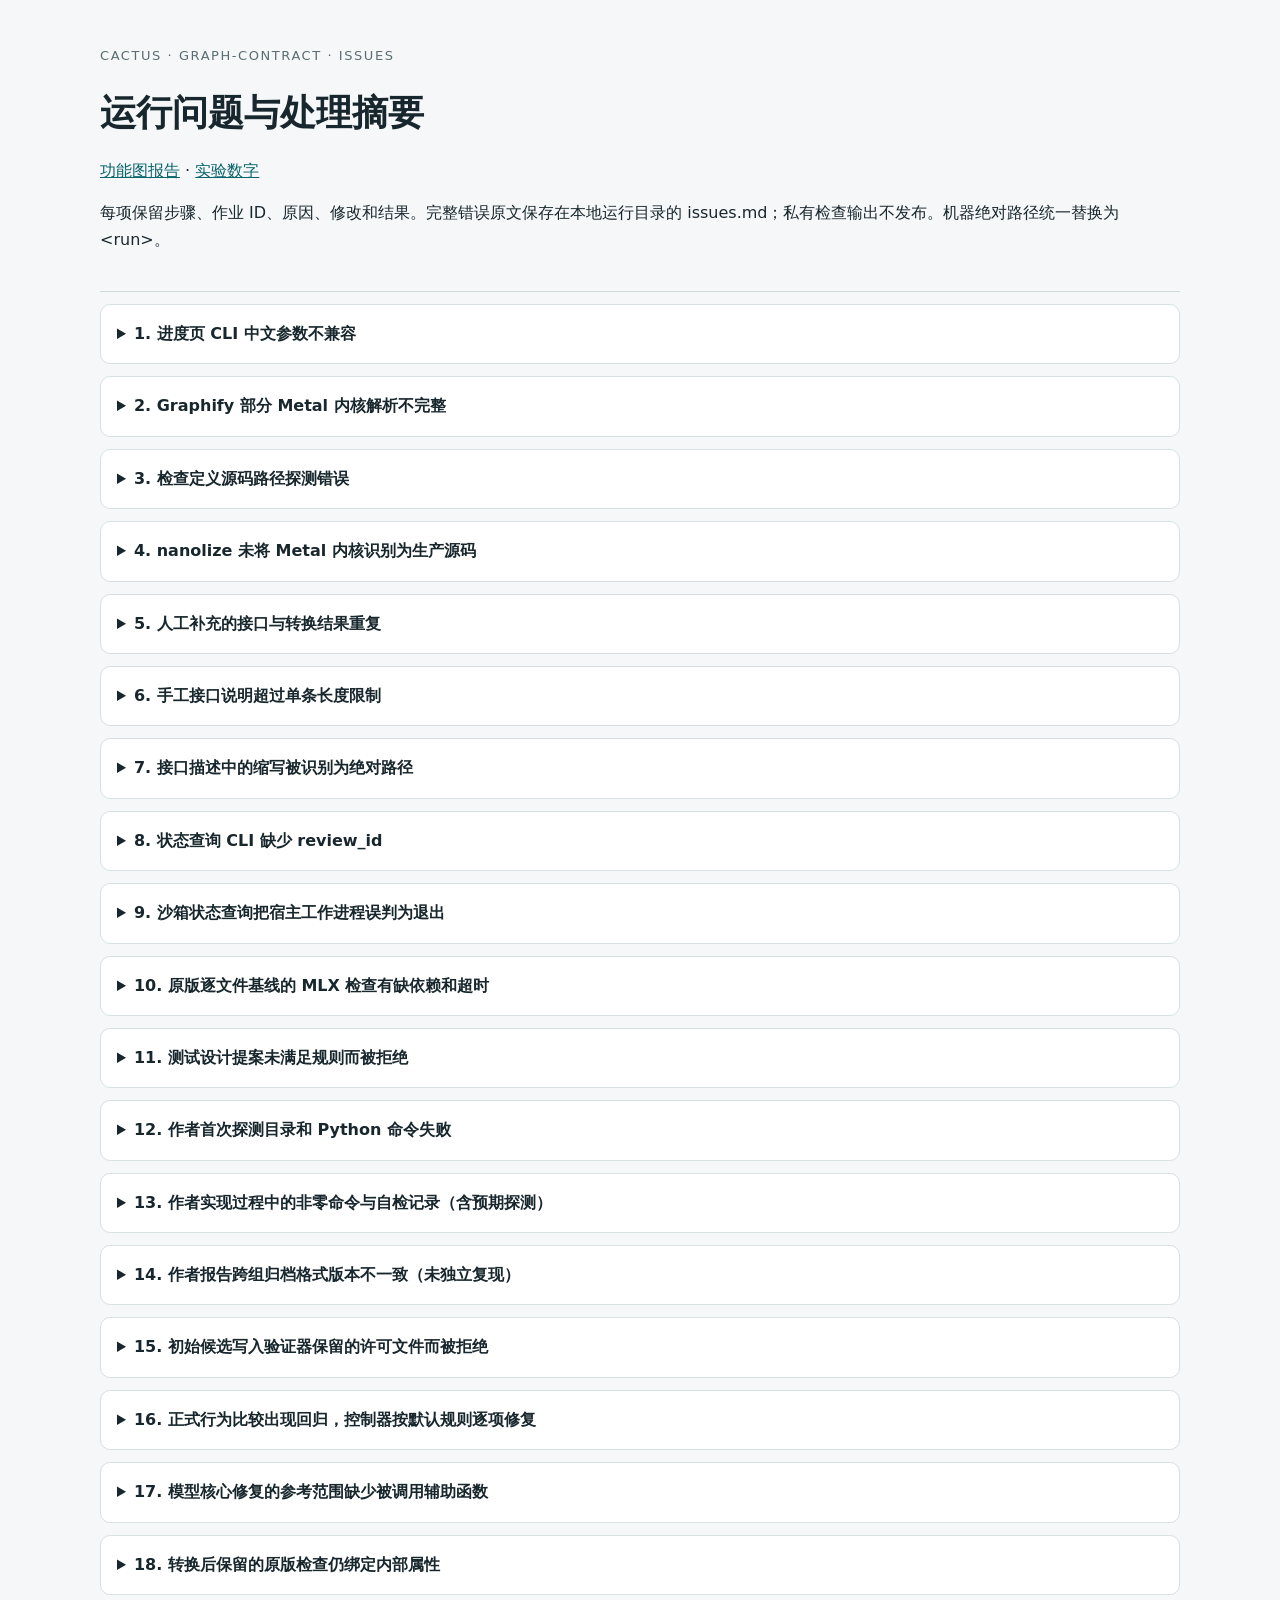
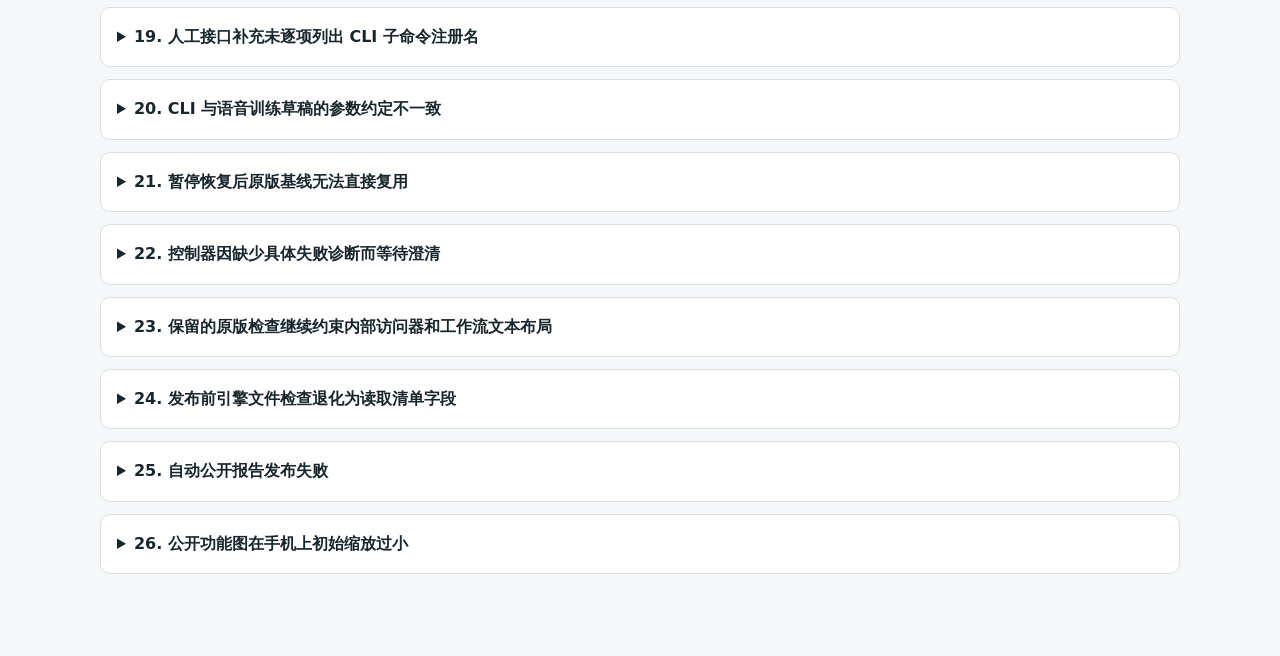
<file: cactus-graph-contract-20261113-final/issues.html>
<!doctype html><html lang="zh-CN"><head><meta charset="utf-8"><meta name="viewport" content="width=device-width,initial-scale=1"><title>Cactus graph-contract · 问题记录</title><style>body{margin:0;background:#f5f7f9;color:#18272d;font:16px/1.65 system-ui,sans-serif}main{max-width:1080px;margin:auto;padding:32px 24px 70px}h1{font-size:36px;line-height:1.2}h2{margin-top:36px}a{color:#07646a}header{border-bottom:1px solid #cdd9da;padding-bottom:22px}.eyebrow{font-size:13px;letter-spacing:.12em;color:#596d72}.cards{display:grid;grid-template-columns:repeat(auto-fit,minmax(180px,1fr));gap:14px;margin:24px 0}.card{background:white;border:1px solid #d7e0e2;border-radius:12px;padding:18px}.card strong{display:block;font-size:26px}.card span{color:#52666b}.table-wrap{overflow:auto}table{border-collapse:collapse;width:100%;background:white}th,td{text-align:left;padding:10px 14px;border-bottom:1px solid #dce4e6;vertical-align:top}th{background:#eaf1f1}pre{white-space:pre-wrap;overflow-wrap:anywhere;font:14px/1.7 ui-monospace,monospace}details{background:white;border:1px solid #d7e0e2;border-radius:10px;margin:12px 0;padding:16px}summary{cursor:pointer;font-weight:650}.note{padding:16px;border-left:4px solid #bc8935;background:#fff6e4}code{overflow-wrap:anywhere}@media(max-width:500px){main{padding:24px 16px}h1{font-size:28px}.card strong{font-size:23px}th,td{padding:8px}}</style></head><body><main><header><p class="eyebrow">CACTUS · GRAPH-CONTRACT · ISSUES</p><h1>运行问题与处理摘要</h1><p><a href="index.html">功能图报告</a> · <a href="run-details.html">实验数字</a></p><p>每项保留步骤、作业 ID、原因、修改和结果。完整错误原文保存在本地运行目录的 issues.md；私有检查输出不发布。机器绝对路径统一替换为 &lt;run&gt;。</p></header><details><summary>1. 进度页 CLI 中文参数不兼容</summary><pre>- 步骤：启动进度页；作业 ID：尚未提交。
- 原因：该分支 CLI 未暴露底层函数已支持的 language 参数；调用方错误使用了参数名。
- 绕过：notes/prepare_run.py 直接调用同一已安装分支的 start_run_dashboard(..., language=&quot;zh-CN&quot;)。未修改 nanolize。
- 结果：进度页成功启动，见 notes/dashboard.json。
- 验收条件：未改变。</pre></details><details><summary>2. Graphify 部分 Metal 内核解析不完整</summary><pre>- 步骤：静态功能图提取；作业 ID：尚未提交。
- 原因：Graphify 的解析器不能完整识别这些 Metal 源码；另外静态样式和安装文件未识别为代码。
- 绕过：完整保留图文件，并将全部 kernels 目录显式映射为 mlx-kernels；静态资源和安装文件分别映射到 playground/distribution。未修改项目。
- 结果：生成 1683 节点、4110 边、90 社区；当时 nanolize 识别的 67 个生产源码文件全部有归属；问题 4 随后补入 Metal，最终清单覆盖 74 个生产源码文件。Graphify 的 3 项解析警告仍保留。
- 验收条件：未改变，MLX/Metal 实际运行仍由可用平台测试决定。</pre></details><details><summary>3. 检查定义源码路径探测错误</summary><pre>- 步骤：准备检查清单；作业 ID：尚未提交。
- 原因：调用方假设了不存在的源码文件，并在 nanolize 目录查找了目标项目文件。
- 绕过：使用 rg --files 查找真实实现；目标源码读取切回 cactus 目录。
- 结果：已读到目标实现并生成旧格式清单。
- 后续同类探测：恢复排查中 rg 查询了不存在的 job_tools/state.py、execution_reports.py 和 review_service.py，原文为 `No such file or directory (os error 2)`；改为搜索实际 job_tools 目录，未影响作业。
- 验收条件：未改变。

补充问题 3（08:41 UTC，只读复核）：查询清单时错误假定 cli 节点有 features 字段，原文 `KeyError: features`。改为读取实际键与 get；未修改清单或作业。</pre></details><details><summary>4. nanolize 未将 Metal 内核识别为生产源码</summary><pre>- 步骤：contract-propose；作业 ID：尚未提交。
- 原因：repository.SOURCE_SUFFIXES 未包含 .metal，功能图不能给这些原生内核分配归属。
- 绕过：在独立本地分支 workaround/cactus-graph-contract-20261113 为 SOURCE_SUFFIXES 增加 .metal，新增生产源码映射和 token 度量回归测试；同时在提交前将配置文件从 paths 移至已有 evidence，仅用源码路径作功能归属，并把输出比较字段更正为合法的 output。
- 结果：16 项体积/边界回归测试通过，修复提交 b8d6fac，转换重试成功。
- 验收条件：未放宽；Metal 内核被计入源码和体积。

问题 4 后续：16 项体积/边界回归测试全部通过；修复单独提交 b8d6fac；contract-propose 成功，输出此前不存在；未使用 --keep-checks。</pre></details><details><summary>5. 人工补充的接口与转换结果重复</summary><pre>- 步骤：plan 全功能规划；作业 ID：尚未提交。
- 原因：手工补充 Needle 别名时，该条已由转换器生成。
- 绕过：在 notes/manifest-final.json 对各节点 interface 按原序去除完全相同的字符串。
- 结果：规划最终成功，scope-audit 与 doctor 均通过；没有删除任何不同的接口约束。
- 验收条件：未改变。</pre></details><details><summary>6. 手工接口说明超过单条长度限制</summary><pre>- 步骤：plan 全功能规划；作业 ID：尚未提交。
- 原因：CLI 全部选项放在一句说明里超过 graph-contract 单条 2000 字符限制。
- 绕过：notes/manifest-final.json 将长的 CLI 选项列表逐项写成一句话，保留每个名字和默认值。
- 结果：规划最终成功，scope-audit 与 doctor 均通过。
- 验收条件：未改变，未截断接口内容。</pre></details><details><summary>7. 接口描述中的缩写被识别为绝对路径</summary><pre>- 步骤：plan；作业 ID：尚未提交。
- 原因：LoRA tensor 键写成 lora/&lt;name&gt;/A and /B，其中 /B 被源码隔离检查视为绝对位置。
- 绕过：notes/manifest-final.json 完整写成 lora/&lt;name&gt;/A and lora/&lt;name&gt;/B。
- 结果：规划最终成功，scope-audit 与 doctor 均通过。
- 验收条件：未改变。

问题 5–7 后续：规划、scope-audit 和 doctor 全部成功；全范围 27 节点、74 生产源码文件、141485 源码与配置 tokens，未排除节点。

准备阶段原版完整测试：281 passed, 14 skipped in 222.47s；跳过原因保存在 notes/original-pytest.xml，未改变原版测试。

补充问题 3：探测时还查询了不存在的 inventory.py/languages.py/api.py/test_inventory.py/test_inspect.py/test_repository.py/installation.py/test_installation.py，均为文件定位错误；后续以 rg 实际文件搜索定位，未影响作业输入或测试。</pre></details><details><summary>8. 状态查询 CLI 缺少 review_id</summary><pre>- 步骤：观察作业；作业 ID：da80b5ab066e44eb863c88a180ce0713。
- 原因：该 CLI 需要 review_id、job_id 两个位置参数，首次只传了 job_id。
- 绕过：按帮助传入 review_id=65616ab086c844c49c3026288f9900c0 和 job_id，state-root 指向 state。
- 结果：状态成功保存 notes/latest-job-status.json，后台作业始终运行。
- 验收条件：未改变。</pre></details><details><summary>9. 沙箱状态查询把宿主工作进程误判为退出</summary><pre>- 步骤：冻结测试事实期间执行 job-status；作业 ID：da80b5ab066e44eb863c88a180ce0713。
- 原因：沙箱与宿主 PID 可见性不同；沙箱读 /proc/3226876/stat 得到 FileNotFoundError，kill(pid,0) 得到 ProcessLookupError，但宿主 ps 和 nanolize.process_matches 核实同一 PID/start/uid 的 worker 一直存活，事实文件继续写入。job-status 会把观察不到的进程写成失败状态。
- 绕过：先保存 notes/monitor-false-failure.json；notes/recover_monitor_status.py 在宿主核实精确进程身份、无结果/无取消记录后，调用 _event(..., reopen=True) 仅恢复 public.json 的运行状态并追加诊断事件；后续所有具有进程协调副作用的状态/恢复命令均在宿主执行，沙箱只读 JSON。没有修改 config.json 或任何基线/测试。
- 结果：原 worker 继续冻结工作，无需重启作业。
- 验收条件：未改变。</pre></details><details><summary>10. 原版逐文件基线的 MLX 检查有缺依赖和超时</summary><pre>- 步骤：capture_baseline；作业 ID：da80b5ab066e44eb863c88a180ce0713。
- 原因：完整 pytest 预检在 Linux 下会 collect_ignore Apple 专用目录，而清单的逐文件检查显式运行它们；mlx_lm 是原版为 macOS/Apple 条件声明的依赖。两个 CPU 数值检查单次耗时超过清单未设置时限时采用的默认 30 秒。
- 继续方式：不删检查、不延长用户要求保持默认的上限、不改原版或冻结证据；按分支默认规则保留这些原版本身未通过的检查及其 not-criteria/未验证状态，继续独立设计可通过外部接口验证的测试。
- 结果：基线成功保存，17 组检查中 12 passed、3 failed、2 timed_out；26 个叶节点均需要有效性补测，测试设计已开始。
- 验收条件：无人工放宽；原版失败/超时检查不作行为判据是所用分支的默认规则，这 5 组不可报告为通过。</pre></details><details><summary>11. 测试设计提案未满足规则而被拒绝</summary><pre>- 步骤：design_leaf_tests 两轮设计、运行验证及独立审阅；作业 ID：da80b5ab066e44eb863c88a180ce0713。
- 原因：包括引用不存在的 feature 标识、缺少断言或测试函数、函数失效后仍不失败、审阅发现测试结构耦合、事实不准确或断言不充分；按各项原文判断，不将这些提案计为通过。
- 继续方式：作业默认第二轮把首轮拒绝原因交回独立设计者；运行验证及独立审阅筛掉不合格提案，未人工修改测试或放宽规则。
- 结果：接受 20 份测试，覆盖 17 个叶节点；拒绝 30 份提案；运行器失败 0 次；未补到有效测试的节点为 artifacts, cli, distribution, environments, grounding, mlx-inference, speech-ui, tokenization, tools。冻结后共 37 组：32 通过、3 失败、2 超时；未修改原版检查。
- 验收条件：未改变；没有有效测试的节点保留为未验证。

### 11.1 artifacts / 1
- 处理与结果：该节点仍无获接受的补充测试。

### 11.2 checkpoints / 1
- 处理与结果：该节点后来有测试获接受。

### 11.3 cli / 1
- 处理与结果：该节点仍无获接受的补充测试。

### 11.4 distribution / 1
- 处理与结果：该节点仍无获接受的补充测试。

### 11.5 environments / 1
- 处理与结果：该节点仍无获接受的补充测试。

### 11.6 export / 1
- 处理与结果：该节点后来有测试获接受。

### 11.7 mlx-inference / 1
- 处理与结果：该节点仍无获接受的补充测试。

### 11.8 mlx-kernels / 1
- 处理与结果：该节点后来有测试获接受。

### 11.9 mlx-models / 1
- 处理与结果：该节点后来有测试获接受。

### 11.10 mlx-models / 1
- 处理与结果：该节点后来有测试获接受。

### 11.11 mlx-models / 1
- 处理与结果：该节点后来有测试获接受。

### 11.12 mlx-vision / 1
- 处理与结果：该节点后来有测试获接受。

### 11.13 model-inference / 1
- 处理与结果：该节点后来有测试获接受。

### 11.14 model-inference / 1
- 处理与结果：该节点后来有测试获接受。

### 11.15 native-runtime / 1
- 处理与结果：该节点后来有测试获接受。

### 11.16 speech-training / 1
- 处理与结果：该节点后来有测试获接受。

### 11.17 speech-ui / 1
- 处理与结果：该节点仍无获接受的补充测试。

### 11.18 text-agents / 1
- 处理与结果：该节点后来有测试获接受。

### 11.19 tools / 1
- 处理与结果：该节点仍无获接受的补充测试。

### 11.20 grounding / 1
- 处理与结果：该节点仍无获接受的补充测试。

### 11.21 artifacts / 2
- 处理与结果：该节点仍无获接受的补充测试。

### 11.22 grounding / 2
- 处理与结果：该节点仍无获接受的补充测试。

### 11.23 cli / 2
- 处理与结果：该节点仍无获接受的补充测试。

### 11.24 distribution / 2
- 处理与结果：该节点仍无获接受的补充测试。

### 11.25 environments / 2
- 处理与结果：该节点仍无获接受的补充测试。

### 11.26 tokenization / review
- 处理与结果：该节点仍无获接受的补充测试。

### 11.27 training / review
- 处理与结果：该节点后来有测试获接受。

### 11.28 mlx-inference / review
- 处理与结果：该节点仍无获接受的补充测试。

### 11.29 speech-ui / review
- 处理与结果：该节点仍无获接受的补充测试。

### 11.30 tools / review
- 处理与结果：该节点仍无获接受的补充测试。

补充问题 3（作业 da80b5ab066e44eb863c88a180ce0713，观察阶段）：源码定位还错误探测了 check_validation*、job_tools/baseline.py，原文均为 No such file or directory (os error 2)；以及 usage.py/job_tools.py、graph*.js。已用 rg --files 确认真实文件 leaf_test_validity.py、job_tools/freeze.py 和 assets 内文件；只读定位问题，未改变任何验收标准或作业输入。

问题 11 后续：06:46 UTC 完整基线冻结成功；37 组检查中 32 passed、3 failed、2 timed_out，17 个叶节点有有效测试，9 个仍未验证。随后进入第一轮独立重写。</pre></details><details><summary>12. 作者首次探测目录和 Python 命令失败</summary><pre>- 步骤：第一轮 run_agent 的初始环境读取；作业 ID：da80b5ab066e44eb863c88a180ce0713。
- 原因：作者工作区初始无生产源码，隐藏的 contract 资源未被普通 rg 默认枚举；宿主没有 python 无版本别名。
- 绕过：作者自行直接读取 .nanolize-rewrite 下的契约，并改用 python3；未修改 job config 或测试环境。
- 结果：后续 python3 命令成功，作者继续创建实现。
- 验收条件：未改变。</pre></details><details><summary>13. 作者实现过程中的非零命令与自检记录（含预期探测）</summary><pre>- 步骤：独立作者实现/修复；作业 ID：da80b5ab066e44eb863c88a180ce0713。
- 原因：以下逐项保留开发中失败命令的原文；缺模块/名称的自检来自尚未完成的候选实现，其他原因按输出判断。
- 处理：由独立作者按契约继续补齐和修正候选代码，观察者没有写候选实现、修改测试或关闭自检。
- 结果：最终为 completed_with_gaps：32 组状态通过、0 回归，3 项安装检查通过；完整命令和输出保存在 notes/author-command-errors.json。下列开发期非零返回包含预期探测，不等于全部是未解决缺陷。
- 验收条件：未改变。

### 13.1 作者会话 1 / item_27 / selfcheck.py
- exit_code：1；原始日志行：55。
- 原因：实现过程中的接口/模块自检仍有缺项；完整诊断见下文。
- 处理：独立作者继续补齐契约；随后写入或修改的文件：尚无新的文件修改记录。
- 结果：后续 selfcheck 命令已返回 0；行为是否通过仍以正式验证为准。

### 13.2 作者会话 1 / item_42 / selfcheck.py
- exit_code：1；原始日志行：81。
- 原因：实现过程中的接口/模块自检仍有缺项；完整诊断见下文。
- 处理：独立作者继续补齐契约；随后写入或修改的文件：cactus/model/_quantization.py, cactus/model/checkpoints.py, cactus/model/quantize.py, cactus/model/quantize_mlx.py。
- 结果：后续 selfcheck 命令已返回 0；行为是否通过仍以正式验证为准。

### 13.3 作者会话 2 / item_5 / 作者命令
- exit_code：127；原始日志行：96。
- 原因：宿主没有无版本的 python 命令别名。
- 处理：改用 python3；没有修改文件、测试或配置。
- 结果：同一作者会话后续 python3 命令已成功。

### 13.4 作者会话 2 / item_24 / selfcheck.py
- exit_code：1；原始日志行：131。
- 原因：实现过程中的接口/模块自检仍有缺项；完整诊断见下文。
- 处理：独立作者继续补齐契约；随后写入或修改的文件：cactus/model/_forward.py, cactus/model/_quantization.py, cactus/model/build.py, cactus/model/finetune.py。
- 结果：后续 selfcheck 命令已返回 0；行为是否通过仍以正式验证为准。

### 13.5 作者会话 2 / item_26 / selfcheck.py
- exit_code：1；原始日志行：135。
- 原因：实现过程中的接口/模块自检仍有缺项；完整诊断见下文。
- 处理：独立作者继续补齐契约；随后写入或修改的文件：cactus/model/_quantization.py, cactus/model/build.py, cactus/model/export.py, cactus/model/finetune.py, cactus/playground/server.py。
- 结果：后续 selfcheck 命令已返回 0；行为是否通过仍以正式验证为准。

### 13.6 作者会话 3 / item_1 / 作者命令
- exit_code：1；原始日志行：155。
- 原因：命令返回非零；文件枚举为空会使 rg 返回 1，其他原因按下方原文保留。
- 处理：作者继续按指定契约路径读取并实现；未调整检查规则。
- 结果：后续作者命令继续运行；作业最终状态另列。

### 13.7 作者会话 3 / item_5 / 作者命令
- exit_code：127；原始日志行：163。
- 原因：宿主没有无版本的 python 命令别名。
- 处理：改用 python3；没有修改文件、测试或配置。
- 结果：同一作者会话后续 python3 命令已成功。

### 13.8 作者会话 4 / item_4 / 作者命令
- exit_code：1；原始日志行：256。
- 原因：命令返回非零；文件枚举为空会使 rg 返回 1，其他原因按下方原文保留。
- 处理：作者继续按指定契约路径读取并实现；未调整检查规则。
- 结果：后续作者命令继续运行；作业最终状态另列。

### 13.9 作者会话 4 / item_6 / 作者命令
- exit_code：127；原始日志行：260。
- 原因：宿主没有无版本的 python 命令别名。
- 处理：改用 python3；没有修改文件、测试或配置。
- 结果：同一作者会话后续 python3 命令已成功。

### 13.10 作者会话 4 / item_8 / 作者命令
- exit_code：127；原始日志行：263。
- 原因：宿主没有无版本的 python 命令别名。
- 处理：改用 python3；没有修改文件、测试或配置。
- 结果：同一作者会话后续 python3 命令已成功。

### 13.11 作者会话 5 / item_6 / 作者命令
- exit_code：1；原始日志行：293。
- 原因：命令返回非零；文件枚举为空会使 rg 返回 1，其他原因按下方原文保留。
- 处理：作者继续按指定契约路径读取并实现；未调整检查规则。
- 结果：后续作者命令继续运行；作业最终状态另列。

### 13.12 作者会话 5 / item_7 / 作者命令
- exit_code：127；原始日志行：295。
- 原因：宿主没有无版本的 python 命令别名。
- 处理：改用 python3；没有修改文件、测试或配置。
- 结果：同一作者会话后续 python3 命令已成功。

### 13.13 作者会话 5 / item_12 / 作者命令
- exit_code：1；原始日志行：304。
- 原因：读取路径在当前草稿中不存在；新格式允许内部文件结构变化。
- 处理：作者继续查阅已存在的草稿、契约和获准参考文件；没有要求恢复原版内部布局。
- 结果：该路径读取失败已保留，后续实现继续运行。

### 13.14 作者会话 5 / item_14 / 作者命令
- exit_code：1；原始日志行：308。
- 原因：读取路径在当前草稿中不存在；新格式允许内部文件结构变化。
- 处理：作者继续查阅已存在的草稿、契约和获准参考文件；没有要求恢复原版内部布局。
- 结果：该路径读取失败已保留，后续实现继续运行。

### 13.15 作者会话 5 / item_28 / 作者命令
- exit_code：1；原始日志行：335。
- 原因：作者解释器缺少数值依赖，pip 查询未得到可用发行版本；输出本身不能确认更底层的网络或镜像原因。
- 处理：作者尝试过指定 PyPI 源；依赖未装入时继续静态修复，正式比较仍使用已准备好的测试环境。
- 结果：这次安装失败；没有把无法运行的数值自测记为通过。

### 13.16 作者会话 5 / item_30 / 作者命令
- exit_code：1；原始日志行：340。
- 原因：作者解释器缺少数值依赖，pip 查询未得到可用发行版本；输出本身不能确认更底层的网络或镜像原因。
- 处理：作者尝试过指定 PyPI 源；依赖未装入时继续静态修复，正式比较仍使用已准备好的测试环境。
- 结果：这次安装失败；没有把无法运行的数值自测记为通过。

### 13.17 作者会话 5 / item_39 / 作者命令
- exit_code：2；原始日志行：355。
- 原因：命令返回非零；文件枚举为空会使 rg 返回 1，其他原因按下方原文保留。
- 处理：作者继续按指定契约路径读取并实现；未调整检查规则。
- 结果：后续作者命令继续运行；作业最终状态另列。

### 13.18 作者会话 6 / item_5 / 作者命令
- exit_code：1；原始日志行：381。
- 原因：命令返回非零；文件枚举为空会使 rg 返回 1，其他原因按下方原文保留。
- 处理：作者继续按指定契约路径读取并实现；未调整检查规则。
- 结果：后续作者命令继续运行；作业最终状态另列。

### 13.19 作者会话 6 / item_8 / 作者命令
- exit_code：127；原始日志行：387。
- 原因：宿主没有无版本的 python 命令别名。
- 处理：改用 python3；没有修改文件、测试或配置。
- 结果：同一作者会话后续 python3 命令已成功。

### 13.20 作者会话 7 / item_5 / 作者命令
- exit_code：127；原始日志行：435。
- 原因：宿主没有无版本的 python 命令别名。
- 处理：改用 python3；没有修改文件、测试或配置。
- 结果：同一作者会话后续 python3 命令已成功。

### 13.21 作者会话 8 / item_4 / 作者命令
- exit_code：127；原始日志行：521。
- 原因：宿主没有无版本的 python 命令别名。
- 处理：改用 python3；没有修改文件、测试或配置。
- 结果：同一作者会话后续 python3 命令已成功。

### 13.22 作者会话 8 / item_6 / 作者命令
- exit_code：1；原始日志行：524。
- 原因：命令返回非零；文件枚举为空会使 rg 返回 1，其他原因按下方原文保留。
- 处理：作者继续按指定契约路径读取并实现；未调整检查规则。
- 结果：后续作者命令继续运行；作业最终状态另列。

### 13.23 作者会话 8 / item_25 / 作者命令
- exit_code：1；原始日志行：560。
- 原因：命令返回非零；文件枚举为空会使 rg 返回 1，其他原因按下方原文保留。
- 处理：作者继续按指定契约路径读取并实现；未调整检查规则。
- 结果：后续作者命令继续运行；作业最终状态另列。

### 13.24 作者会话 9 / item_1 / 作者命令
- exit_code：1；原始日志行：567。
- 原因：命令返回非零；文件枚举为空会使 rg 返回 1，其他原因按下方原文保留。
- 处理：作者继续按指定契约路径读取并实现；未调整检查规则。
- 结果：后续作者命令继续运行；作业最终状态另列。

### 13.25 作者会话 9 / item_3 / 作者命令
- exit_code：127；原始日志行：573。
- 原因：宿主没有无版本的 python 命令别名。
- 处理：改用 python3；没有修改文件、测试或配置。
- 结果：同一作者会话后续 python3 命令已成功。

### 13.26 作者会话 9 / item_5 / 作者命令
- exit_code：1；原始日志行：575。
- 原因：命令返回非零；文件枚举为空会使 rg 返回 1，其他原因按下方原文保留。
- 处理：作者继续按指定契约路径读取并实现；未调整检查规则。
- 结果：后续作者命令继续运行；作业最终状态另列。

### 13.27 作者会话 9 / item_8 / 作者命令
- exit_code：1；原始日志行：580。
- 原因：读取路径在当前草稿中不存在；新格式允许内部文件结构变化。
- 处理：作者继续查阅已存在的草稿、契约和获准参考文件；没有要求恢复原版内部布局。
- 结果：该路径读取失败已保留，后续实现继续运行。

### 13.28 作者会话 9 / item_23 / selfcheck.py
- exit_code：1；原始日志行：610。
- 原因：实现过程中的接口/模块自检仍有缺项；完整诊断见下文。
- 处理：独立作者继续补齐契约；随后写入或修改的文件：尚无新的文件修改记录。
- 结果：后续 selfcheck 命令已返回 0；行为是否通过仍以正式验证为准。

### 13.29 作者会话 9 / item_36 / 作者命令
- exit_code：1；原始日志行：633。
- 原因：未提供必需的子命令，这是一条负面用法探测，不是实现回归。
- 处理：不改代码或检查；保留用法输出和退出状态作为实际观察。
- 结果：返回用法及 exit_code 1，符合该无子命令输入的预期。

### 13.30 作者会话 9 / item_40 / 作者命令
- exit_code：1；原始日志行：645。
- 原因：命令返回非零；文件枚举为空会使 rg 返回 1，其他原因按下方原文保留。
- 处理：作者继续按指定契约路径读取并实现；未调整检查规则。
- 结果：后续作者命令继续运行；作业最终状态另列。

### 13.31 作者会话 9 / item_39 / 作者命令
- exit_code：1；原始日志行：646。
- 原因：命令返回非零；文件枚举为空会使 rg 返回 1，其他原因按下方原文保留。
- 处理：作者继续按指定契约路径读取并实现；未调整检查规则。
- 结果：后续作者命令继续运行；作业最终状态另列。

### 13.32 作者会话 9 / item_43 / 作者命令
- exit_code：2；原始日志行：648。
- 原因：命令返回非零；文件枚举为空会使 rg 返回 1，其他原因按下方原文保留。
- 处理：作者继续按指定契约路径读取并实现；未调整检查规则。
- 结果：后续作者命令继续运行；作业最终状态另列。

### 13.33 作者会话 10 / item_5 / 作者命令
- exit_code：127；原始日志行：667。
- 原因：宿主没有无版本的 python 命令别名。
- 处理：改用 python3；没有修改文件、测试或配置。
- 结果：同一作者会话后续 python3 命令已成功。

### 13.34 作者会话 10 / item_9 / 作者命令
- exit_code：1；原始日志行：675。
- 原因：命令返回非零；文件枚举为空会使 rg 返回 1，其他原因按下方原文保留。
- 处理：作者继续按指定契约路径读取并实现；未调整检查规则。
- 结果：后续作者命令继续运行；作业最终状态另列。

### 13.35 作者会话 11 / item_3 / 作者命令
- exit_code：1；原始日志行：723。
- 原因：命令返回非零；文件枚举为空会使 rg 返回 1，其他原因按下方原文保留。
- 处理：作者继续按指定契约路径读取并实现；未调整检查规则。
- 结果：后续作者命令继续运行；作业最终状态另列。

### 13.36 作者会话 11 / item_5 / 作者命令
- exit_code：127；原始日志行：727。
- 原因：宿主没有无版本的 python 命令别名。
- 处理：改用 python3；没有修改文件、测试或配置。
- 结果：同一作者会话后续 python3 命令已成功。

### 13.37 作者会话 11 / item_22 / 作者命令
- exit_code：1；原始日志行：759。
- 原因：命令返回非零；文件枚举为空会使 rg 返回 1，其他原因按下方原文保留。
- 处理：作者继续按指定契约路径读取并实现；未调整检查规则。
- 结果：后续作者命令继续运行；作业最终状态另列。

### 13.38 作者会话 12 / item_4 / 作者命令
- exit_code：127；原始日志行：775。
- 原因：宿主没有无版本的 python 命令别名。
- 处理：改用 python3；没有修改文件、测试或配置。
- 结果：同一作者会话后续 python3 命令已成功。

### 13.39 作者会话 13 / item_3 / 作者命令
- exit_code：1；原始日志行：826。
- 原因：命令返回非零；文件枚举为空会使 rg 返回 1，其他原因按下方原文保留。
- 处理：作者继续按指定契约路径读取并实现；未调整检查规则。
- 结果：后续作者命令继续运行；作业最终状态另列。

### 13.40 作者会话 13 / item_5 / 作者命令
- exit_code：127；原始日志行：828。
- 原因：宿主没有无版本的 python 命令别名。
- 处理：改用 python3；没有修改文件、测试或配置。
- 结果：同一作者会话后续 python3 命令已成功。

### 13.41 作者会话 14 / item_2 / 作者命令
- exit_code：1；原始日志行：875。
- 原因：命令返回非零；文件枚举为空会使 rg 返回 1，其他原因按下方原文保留。
- 处理：作者继续按指定契约路径读取并实现；未调整检查规则。
- 结果：后续作者命令继续运行；作业最终状态另列。

### 13.42 作者会话 14 / item_3 / 作者命令
- exit_code：127；原始日志行：877。
- 原因：宿主没有无版本的 python 命令别名。
- 处理：改用 python3；没有修改文件、测试或配置。
- 结果：同一作者会话后续 python3 命令已成功。

### 13.43 作者会话 15 / item_4 / 作者命令
- exit_code：127；原始日志行：922。
- 原因：宿主没有无版本的 python 命令别名。
- 处理：改用 python3；没有修改文件、测试或配置。
- 结果：同一作者会话后续 python3 命令已成功。

### 13.44 作者会话 15 / item_10 / 作者命令
- exit_code：1；原始日志行：936。
- 原因：命令返回非零；文件枚举为空会使 rg 返回 1，其他原因按下方原文保留。
- 处理：作者继续按指定契约路径读取并实现；未调整检查规则。
- 结果：后续作者命令继续运行；作业最终状态另列。

### 13.45 作者会话 16 / item_2 / 作者命令
- exit_code：1；原始日志行：956。
- 原因：命令返回非零；文件枚举为空会使 rg 返回 1，其他原因按下方原文保留。
- 处理：作者继续按指定契约路径读取并实现；未调整检查规则。
- 结果：后续作者命令继续运行；作业最终状态另列。

### 13.46 作者会话 16 / item_3 / 作者命令
- exit_code：127；原始日志行：958。
- 原因：宿主没有无版本的 python 命令别名。
- 处理：改用 python3；没有修改文件、测试或配置。
- 结果：同一作者会话后续 python3 命令已成功。

### 13.47 作者会话 17 / item_5 / 作者命令
- exit_code：127；原始日志行：1011。
- 原因：宿主没有无版本的 python 命令别名。
- 处理：改用 python3；没有修改文件、测试或配置。
- 结果：同一作者会话后续 python3 命令已成功。

### 13.48 作者会话 17 / item_4 / 作者命令
- exit_code：127；原始日志行：1012。
- 原因：宿主没有无版本的 python 命令别名。
- 处理：改用 python3；没有修改文件、测试或配置。
- 结果：同一作者会话后续 python3 命令已成功。

### 13.49 作者会话 18 / item_1 / 作者命令
- exit_code：1；原始日志行：1049。
- 原因：命令返回非零；文件枚举为空会使 rg 返回 1，其他原因按下方原文保留。
- 处理：作者继续按指定契约路径读取并实现；未调整检查规则。
- 结果：后续作者命令继续运行；作业最终状态另列。

### 13.50 作者会话 18 / item_5 / 作者命令
- exit_code：127；原始日志行：1057。
- 原因：宿主没有无版本的 python 命令别名。
- 处理：改用 python3；没有修改文件、测试或配置。
- 结果：同一作者会话后续 python3 命令已成功。

### 13.51 作者会话 18 / item_4 / 作者命令
- exit_code：127；原始日志行：1058。
- 原因：宿主没有无版本的 python 命令别名。
- 处理：改用 python3；没有修改文件、测试或配置。
- 结果：同一作者会话后续 python3 命令已成功。

### 13.52 作者会话 19 / item_19 / selfcheck.py
- exit_code：127；原始日志行：1126。
- 原因：宿主没有无版本的 python 命令别名。
- 处理：改用 python3；没有修改文件、测试或配置。
- 结果：同一作者会话后续 python3 命令已成功。

## Authoring and repair policy

- The code-size target is advisory: aim for it during initial rewriting, allow necessary functional repairs to grow beyond it, and stop size-only optimization after behavior acceptance. Report the actual measured size separately. Independent task-cost assessment may still request targeted usability improvements.
- Implement retained behavior first, then minimize SOURCE + CONFIGURATION total tokens with the same frozen tokenizer; LOC is descriptive only. The token target must never block necessary functional repair. Count shared configuration as well as source, and do not hide executable logic in data. New or changed candidate text counts even when renamed as documentation, tests or binary assets; only unchanged original exclusions remain exempt.
- Retained behavior has priority over code size. Repair confirmed regressions before further deduplication or compression. Make local changes to affected capabilities and necessary shared dependencies; add code when correctness requires it, even above the token target. Do not compensate by deleting unrelated behavior. Once the full retained check suite passes, preserve that candidate before incremental simplification; reject or revert simplifications that regress behavior. Report behavior acceptance and the unchanged token target separately.
- Deduplicate repeated logic and configuration, share common steps, and use vectorization where behavior and representative performance are preserved.
- Write comments and docstrings only for the next agent that has to use or change this code, and the default is none. Add one line where a reader of the code alone would have to guess, look elsewhere or run it to find out: units, shapes, coordinate conventions, value ranges, side effects, a non-obvious default, or why the code is written the way it is. When in doubt, leave it out. Never write what the code already says: comments that restate a statement, parameter lists that repeat the signature, examples, tutorials, change notes and module introductions; a name whose signature already tells a caller what it needs gets no docstring. Do not carry over the original project&#x27;s comments or docstrings, and do not grow a kept line into a paragraph. Keep text that is behavior (messages, help and format strings the contract requires) and legally required licenses and notices.
- Preserve the behavior the selected capabilities describe and every entry of their external contract, with the required input formats, defaults and automatic behavior. Only the external contract fixes names: callers inside the project are yours to rewrite together with the code they call. Never require extra manual configuration or changes from a user of the external contract to replace behavior that previously happened automatically.
- Retain input validation, error diagnostics, required outputs, warnings and logging. They are behavior, not disposable verbosity.
- Keep the type annotations the external contract states, on exactly those interfaces. Annotate the rest where it helps a reader. No annotation of the original outside the external contract is a requirement, and none may be reported as verified compatibility.
- Do not introduce substantial performance regression on representative workloads. Preserve specified workload and resource constraints; do not claim performance preservation without comparable measurements against the original.
- Old implementations and duplicate compatibility paths need not survive when the new implementation accepts the required old files and calls. The verifier must validate those legacy inputs and callers against the replacement.
- Never create custom configuration rules, an opcode interpreter or a new DSL to shrink code. Use ordinary code, shared data and existing standard configuration mechanisms; never move executable logic into encoded data.
- Write your own implementation. You may recognize the project this graph describes: its published source is not the deliverable, so do not write its files, function bodies, comments or docstrings down from memory. Design the code from the capabilities and their external contract with the least code and structure that provides them. Only the external contract fixes names and signatures: the original&#x27;s modules and file layout, its internal classes, helpers and class hierarchies are not requirements, and merging, splitting or leaving them out is what this rewrite is for. Remembered code under other names or in another layout is still the original.
- Write the first implementation from the frozen semantic knowledge alone. After a frozen check has failed on your implementation of a capability, the verifier may place that capability&#x27;s original production files under .nanolize-rewrite/reference/. You may read them to repair that capability and for nothing else; do not import or execute them. Original tests, legacy fixtures, history and raw verification evidence remain verifier-owned.
- Keep selected scope, frozen checks and acceptance criteria unchanged during repair. Unknown type, performance or compatibility obligations remain explicit; passing a finite check set does not prove full equivalence.

The index records the frozen SOURCE + CONFIGURATION token budget and tokenizer. Its requirement_evidence identifies typed interfaces, input validation, automatic behavior, diagnostics, performance and legacy-compatibility facts and unknowns by capability. Evidence available means supporting semantic records exist, not that the implementation, all annotations or representative performance have been verified.
/usr/bin/bash: line 1: python: command not found
total 212
drwx------ 4 291081 users  4096 Nov 13 18:20 .
drwx------ 8 291081 users  4096 Nov 13 18:20 ..
-rw-r--r-- 1 291081 users 79556 Nov 13 14:46 contract.json
-rw------- 1 291081 users 89357 Nov 13 18:20 feedback.json
drwx------ 2 291081 users  4096 Nov 13 14:46 knowledge
dr-xr-x--- 4 291081 users  4096 Nov 13 18:20 reference
-rw-r--r-- 1 291081 users  3216 Nov 13 14:46 required-imports.json
-rw-r--r-- 1 291081 users 22754 Nov 13 14:46 selfcheck.py
/usr/bin/bash: line 1: python: command not found
/usr/bin/bash: line 1: python: command not found
Traceback (most recent call last):
  File &quot;&lt;stdin&gt;&quot;, line 9, in &lt;module&gt;
External contract: {
  &quot;note&quot;: &quot;The contract marks each capability external or internal. An external capability lists its external contract under interface: the names with their signatures, the settings, commands, registered names, file formats and messages that users of the project rely on. Provide every entry exactly as it is listed. Everything behind those entries is yours to design: the modules and files, the classes and functions and their names. An internal capability states behavior only: implement it where the external capabilities need it, under names of your choosing, and when earlier calls already wrote code for it, read that code and build on its names instead of writing it a second time. The frozen checks of this job are behavior tests that an independent test agent wrote from this same graph through the external contract, together with the tests of the original that the owner kept. You never see them.&quot;
}
{&quot;capabilities&quot;: [&quot;native-runtime&quot;], &quot;details&quot;: {}, &quot;evidence_ids&quot;: [&quot;e-a9083315b02b5d12a64b1ffe&quot;], &quot;id&quot;: &quot;c-bb0a7b0bcf62af333c2cc780&quot;, &quot;kind&quot;: &quot;behavior&quot;, &quot;statement&quot;: &quot;Load the compatible native engine lazily, synchronize calls, control threads and isolate tuned model instances in workers; preserve framed worker responses, error propagation and opt-out anonymous usage counts.&quot;, &quot;status&quot;: &quot;reviewed&quot;}
{&quot;capabilities&quot;: [&quot;native-runtime&quot;], &quot;details&quot;: {}, &quot;evidence_ids&quot;: [], &quot;id&quot;: &quot;fact.583b80c57fcd1f72.1&quot;, &quot;kind&quot;: &quot;behavior&quot;, &quot;statement&quot;: &quot;Both public thread setters reject negative integers, booleans, floating-point values including 1.0, strings, None, lists and dictionaries with ValueError and the exact message &#x27;threads must be a whole number, or 0 for the automatic count&#x27;.&quot;, &quot;status&quot;: &quot;reviewed&quot;}
{&quot;capabilities&quot;: [&quot;native-runtime&quot;], &quot;details&quot;: {}, &quot;evidence_ids&quot;: [], &quot;id&quot;: &quot;fact.583b80c57fcd1f72.2&quot;, &quot;kind&quot;: &quot;behavior&quot;, &quot;statement&quot;: &quot;The ABI binder requires entries named cactus_load, cactus_models, cactus_last_error, cactus_init, cactus_complete, cactus_set_audio, cactus_set_threads, cactus_reset, cactus_embed, cactus_transcribe, cactus_stream_transcribe_process, cactus_stream_transcribe_stop and cactus_describe. Missing any one raises RuntimeError with the exact message &#x27;incompatible engine: Cactus 4 requires the cactus_* ABI&#x27;.&quot;, &quot;status&quot;: &quot;reviewed&quot;}
{&quot;capabilities&quot;: [&quot;native-runtime&quot;], &quot;details&quot;: {}, &quot;evidence_ids&quot;: [], &quot;id&quot;: &quot;fact.583b80c57fcd1f72.4&quot;, &quot;kind&quot;: &quot;behavior&quot;, &quot;statement&quot;: &quot;The native last-error entry returns a C character pointer; the audio-setting, thread-setting and reset entries have None as their return type; all other required entries return C integers.&quot;, &quot;status&quot;: &quot;reviewed&quot;}
{&quot;capabilities&quot;: [&quot;native-runtime&quot;], &quot;details&quot;: {}, &quot;evidence_ids&quot;: [], &quot;id&quot;: &quot;fact.583b80c57fcd1f72.5&quot;, &quot;kind&quot;: &quot;behavior&quot;, &quot;statement&quot;: &quot;The load entry takes a C character pointer and an unsigned 64-bit integer, represented as c_ulong on the tested platform. The initialization entry takes three C character pointers, and the thread-setting entry takes one C integer.&quot;, &quot;status&quot;: &quot;reviewed&quot;}
AttributeError: &#x27;list&#x27; object has no attribute &#x27;keys&#x27;
total 200
drwx------ 4 291081 users  4096 Nov 13 18:33 .
drwx------ 9 291081 users  4096 Nov 13 18:33 ..
-rw-r--r-- 1 291081 users 79556 Nov 13 14:46 contract.json
-rw------- 1 291081 users 76436 Nov 13 18:33 feedback.json
drwx------ 2 291081 users  4096 Nov 13 14:46 knowledge
dr-xr-x--- 4 291081 users  4096 Nov 13 18:33 reference
-rw-r--r-- 1 291081 users  3216 Nov 13 14:46 required-imports.json
-rw-r--r-- 1 291081 users 22754 Nov 13 14:46 selfcheck.py
/usr/bin/bash: line 1: python: command not found
/usr/bin/bash: line 1: python: command not found
/usr/bin/bash: line 1: python: command not found
&lt;run&gt;/state/jobs/jobs/da80b5ab066e44eb863c88a180ce0713/authoring
/usr/bin/bash: line 1: python: command not found
/usr/bin/bash: line 1: python: command not found

### 13.41 作者会话 14 / item_2 / 作者命令
- exit_code：1；原始日志行：875。
- 原因：命令返回非零；文件枚举为空会使 rg 返回 1，其他原因按下方原文保留。
- 处理：作者继续按指定契约路径读取并实现；未调整检查规则。
- 结果：后续作者命令继续运行；作业最终状态另列。

### 13.42 作者会话 14 / item_3 / 作者命令
- exit_code：127；原始日志行：877。
- 原因：宿主没有无版本的 python 命令别名。
- 处理：改用 python3；没有修改文件、测试或配置。
- 结果：同一作者会话后续 python3 命令已成功。

### 13.43 作者会话 15 / item_4 / 作者命令
- exit_code：127；原始日志行：922。
- 原因：宿主没有无版本的 python 命令别名。
- 处理：改用 python3；没有修改文件、测试或配置。
- 结果：同一作者会话后续 python3 命令已成功。

### 13.44 作者会话 15 / item_10 / 作者命令
- exit_code：1；原始日志行：936。
- 原因：命令返回非零；文件枚举为空会使 rg 返回 1，其他原因按下方原文保留。
- 处理：作者继续按指定契约路径读取并实现；未调整检查规则。
- 结果：后续作者命令继续运行；作业最终状态另列。

### 13.45 作者会话 16 / item_2 / 作者命令
- exit_code：1；原始日志行：956。
- 原因：命令返回非零；文件枚举为空会使 rg 返回 1，其他原因按下方原文保留。
- 处理：作者继续按指定契约路径读取并实现；未调整检查规则。
- 结果：后续作者命令继续运行；作业最终状态另列。

### 13.46 作者会话 16 / item_3 / 作者命令
- exit_code：127；原始日志行：958。
- 原因：宿主没有无版本的 python 命令别名。
- 处理：改用 python3；没有修改文件、测试或配置。
- 结果：同一作者会话后续 python3 命令已成功。

### 13.47 作者会话 17 / item_5 / 作者命令
- exit_code：127；原始日志行：1011。
- 原因：宿主没有无版本的 python 命令别名。
- 处理：改用 python3；没有修改文件、测试或配置。
- 结果：同一作者会话后续 python3 命令已成功。

### 13.48 作者会话 17 / item_4 / 作者命令
- exit_code：127；原始日志行：1012。
- 原因：宿主没有无版本的 python 命令别名。
- 处理：改用 python3；没有修改文件、测试或配置。
- 结果：同一作者会话后续 python3 命令已成功。</pre></details><details><summary>14. 作者报告跨组归档格式版本不一致（未独立复现）</summary><pre>- 步骤：第三组实现收尾；作业 ID：da80b5ab066e44eb863c88a180ce0713。
- 原因判断：独立作者报告训练草稿的写入版本与其读取到的推理契约不一致；这是作者诊断，尚未由正式冻结测试确认，不推断原版存在同样问题。
- 处理：由作业保留到集成说明，并交给后续正式验证/修复；观察者没有改候选代码、契约或冻结测试。
- 结果：该早期判断未独立复现，不能列为已确认的格式缺陷。最终导出、检查点及构建相关保留检查通过；这不扩大为所有归档版本均已验证。
- 验收条件：未改变。</pre></details><details><summary>15. 初始候选写入验证器保留的许可文件而被拒绝</summary><pre>- 步骤：save_candidate，attempt 1；作业 ID：da80b5ab066e44eb863c88a180ce0713。
- 原因：作者生成了 LICENSE 和 cactus/mlx/NOTICE，这两个路径由验证器保留；生产实现完成不等于允许覆盖这些输入。
- 处理：控制器自动启动 repair-verifier-owned-integration，要求仅移除这两个路径的作者草稿，保留验证器持有的原版文件及全部生产实现；不允许改变冻结检查。
- 结果：作者仅删除 LICENSE 与 cactus/mlx/NOTICE 的草稿及映射项，生产实现未改；自检通过，attempt 2 的 save_candidate 成功，07:51:51 UTC 开始正式行为验证。
- 验收条件：未改变。</pre></details><details><summary>16. 正式行为比较出现回归，控制器按默认规则逐项修复</summary><pre>- 步骤：compare_behavior / run_agent / save_candidate；作业 ID：da80b5ab066e44eb863c88a180ce0713。
- 原因：候选实现与原版冻结的行为有差异；包括缺失的兼容入口、数值计算/形状处理、文件布局或输出不一致。每轮原始检查结果独立保存，原版失败与候选回归分开。
- 处理：由控制器选择失败能力，交独立作者修复生产代码，再次保存并复验；修改文件和范围见各轮操作及作者记录。观察者未修改生产实现、测试、冻结输入或验收策略。
- 结果：已完成 17 轮完整比较；最终 verification-88 使用原 baseline-2，32 组状态通过、0 回归、0 未运行，另保留 3 组原版失败和 2 组原版超时。32 组中有 3 组用例全部跳过，不能作为执行过行为的证明。
- 验收条件：未改变；不将未运行或原版失败的检查算作通过。

### 16.1 verification-8
- 原始记录：state/jobs/jobs/da80b5ab066e44eb863c88a180ce0713/artifacts/verification-8.json。
- 结果：status=regressed；通过 20 组，失败 12 组，未运行 0 组；候选 ea210c0a24853436ff13f6106a5ca206e7a90f4f。
- 使用原版基线：baseline-2。

#### 16.1.1 检查组回归（明细仅在本地）
- 原版：passed；候选：failed；检查结论：regressed。
- 后续结果：最近一次比较 verification-88 中为 passed；修改文件见相应轮次。

#### 16.1.2 检查组回归（明细仅在本地）
- 原版：passed；候选：failed；检查结论：regressed。
- 后续结果：最近一次比较 verification-88 中为 passed；修改文件见相应轮次。

#### 16.1.3 检查组回归（明细仅在本地）
- 原版：passed；候选：failed；检查结论：regressed。
- 后续结果：最近一次比较 verification-88 中为 passed；修改文件见相应轮次。

#### 16.1.4 检查组回归（明细仅在本地）
- 原版：passed；候选：failed；检查结论：regressed。
- 后续结果：最近一次比较 verification-88 中为 passed；修改文件见相应轮次。

#### 16.1.5 检查组回归（明细仅在本地）
- 原版：passed；候选：failed；检查结论：regressed。
- 后续结果：最近一次比较 verification-88 中为 passed；修改文件见相应轮次。

#### 16.1.6 检查组回归（明细仅在本地）
- 原版：passed；候选：failed；检查结论：regressed。
- 后续结果：最近一次比较 verification-88 中为 passed；修改文件见相应轮次。

#### 16.1.7 检查组回归（明细仅在本地）
- 原版：passed；候选：passed；检查结论：regressed。
- 后续结果：最近一次比较 verification-88 中为 passed；修改文件见相应轮次。

#### 16.1.8 检查组回归（明细仅在本地）
- 原版：passed；候选：failed；检查结论：regressed。
- 后续结果：最近一次比较 verification-88 中为 passed；修改文件见相应轮次。

#### 16.1.9 检查组回归（明细仅在本地）
- 原版：passed；候选：failed；检查结论：regressed。
- 后续结果：最近一次比较 verification-88 中为 passed；修改文件见相应轮次。

#### 16.1.10 检查组回归（明细仅在本地）
- 原版：passed；候选：failed；检查结论：regressed。
- 后续结果：最近一次比较 verification-88 中为 passed；修改文件见相应轮次。

#### 16.1.11 检查组回归（明细仅在本地）
- 原版：passed；候选：failed；检查结论：regressed。
- 后续结果：最近一次比较 verification-88 中为 passed；修改文件见相应轮次。

#### 16.1.12 检查组回归（明细仅在本地）
- 原版：passed；候选：failed；检查结论：regressed。
- 后续结果：最近一次比较 verification-88 中为 passed；修改文件见相应轮次。

### 16.2 verification-12
- 原始记录：state/jobs/jobs/da80b5ab066e44eb863c88a180ce0713/artifacts/verification-12.json。
- 结果：status=regressed；通过 22 组，失败 10 组，未运行 0 组；候选 a87c316fcd910c07acb967c3401d0338484cfb5c。
- 使用原版基线：baseline-2。
- 相对上一次比较实际修改文件：cactus/model/_forward.py, cactus/model/_network.py, cactus/model/architecture.py, cactus/model/build.py, nanolize-implementation-status.json。

#### 16.2.1 检查组回归（明细仅在本地）
- 原版：passed；候选：failed；检查结论：regressed。
- 后续结果：最近一次比较 verification-88 中为 passed；修改文件见相应轮次。

#### 16.2.2 检查组回归（明细仅在本地）
- 原版：passed；候选：failed；检查结论：regressed。
- 后续结果：最近一次比较 verification-88 中为 passed；修改文件见相应轮次。

#### 16.2.3 检查组回归（明细仅在本地）
- 原版：passed；候选：failed；检查结论：regressed。
- 后续结果：最近一次比较 verification-88 中为 passed；修改文件见相应轮次。

#### 16.2.4 检查组回归（明细仅在本地）
- 原版：passed；候选：failed；检查结论：regressed。
- 后续结果：最近一次比较 verification-88 中为 passed；修改文件见相应轮次。

#### 16.2.5 检查组回归（明细仅在本地）
- 原版：passed；候选：failed；检查结论：regressed。
- 后续结果：最近一次比较 verification-88 中为 passed；修改文件见相应轮次。

#### 16.2.6 检查组回归（明细仅在本地）
- 原版：passed；候选：failed；检查结论：regressed。
- 后续结果：最近一次比较 verification-88 中为 passed；修改文件见相应轮次。

#### 16.2.7 检查组回归（明细仅在本地）
- 原版：passed；候选：passed；检查结论：regressed。
- 后续结果：最近一次比较 verification-88 中为 passed；修改文件见相应轮次。

#### 16.2.8 检查组回归（明细仅在本地）
- 原版：passed；候选：failed；检查结论：regressed。
- 后续结果：最近一次比较 verification-88 中为 passed；修改文件见相应轮次。

#### 16.2.9 检查组回归（明细仅在本地）
- 原版：passed；候选：failed；检查结论：regressed。
- 后续结果：最近一次比较 verification-88 中为 passed；修改文件见相应轮次。

#### 16.2.10 检查组回归（明细仅在本地）
- 原版：passed；候选：failed；检查结论：regressed。
- 后续结果：最近一次比较 verification-88 中为 passed；修改文件见相应轮次。

### 16.3 verification-16
- 原始记录：state/jobs/jobs/da80b5ab066e44eb863c88a180ce0713/artifacts/verification-16.json。
- 结果：status=regressed；通过 23 组，失败 9 组，未运行 0 组；候选 39b01c823c49e1da5c97c538d6c636687c537925。
- 使用原版基线：baseline-2。
- 相对上一次比较实际修改文件：cactus/mlx/checkpoint.py, cactus/mlx/ops.py, cactus/mlx/reference.py, nanolize-implementation-status.json。

#### 16.3.1 检查组回归（明细仅在本地）
- 原版：passed；候选：failed；检查结论：regressed。
- 后续结果：最近一次比较 verification-88 中为 passed；修改文件见相应轮次。

#### 16.3.2 检查组回归（明细仅在本地）
- 原版：passed；候选：failed；检查结论：regressed。
- 后续结果：最近一次比较 verification-88 中为 passed；修改文件见相应轮次。

#### 16.3.3 检查组回归（明细仅在本地）
- 原版：passed；候选：failed；检查结论：regressed。
- 后续结果：最近一次比较 verification-88 中为 passed；修改文件见相应轮次。

#### 16.3.4 检查组回归（明细仅在本地）
- 原版：passed；候选：failed；检查结论：regressed。
- 后续结果：最近一次比较 verification-88 中为 passed；修改文件见相应轮次。

#### 16.3.5 检查组回归（明细仅在本地）
- 原版：passed；候选：failed；检查结论：regressed。
- 后续结果：最近一次比较 verification-88 中为 passed；修改文件见相应轮次。

#### 16.3.6 检查组回归（明细仅在本地）
- 原版：passed；候选：failed；检查结论：regressed。
- 后续结果：最近一次比较 verification-88 中为 passed；修改文件见相应轮次。

#### 16.3.7 检查组回归（明细仅在本地）
- 原版：passed；候选：passed；检查结论：regressed。
- 后续结果：最近一次比较 verification-88 中为 passed；修改文件见相应轮次。

#### 16.3.8 检查组回归（明细仅在本地）
- 原版：passed；候选：failed；检查结论：regressed。
- 后续结果：最近一次比较 verification-88 中为 passed；修改文件见相应轮次。

#### 16.3.9 检查组回归（明细仅在本地）
- 原版：passed；候选：failed；检查结论：regressed。
- 后续结果：最近一次比较 verification-88 中为 passed；修改文件见相应轮次。

### 16.4 verification-21
- 原始记录：state/jobs/jobs/da80b5ab066e44eb863c88a180ce0713/artifacts/verification-21.json。
- 结果：status=regressed；通过 24 组，失败 8 组，未运行 0 组；候选 ce91798a01042a429d35a55aac8246d238ecdf0a。
- 使用原版基线：baseline-2。
- 相对上一次比较实际修改文件：cactus/agent/fetch.py, cactus/model/_export_tensors.py, cactus/model/build.py, cactus/model/export.py, nanolize-implementation-status.json。

#### 16.4.1 检查组回归（明细仅在本地）
- 原版：passed；候选：failed；检查结论：regressed。
- 后续结果：最近一次比较 verification-88 中为 passed；修改文件见相应轮次。

#### 16.4.2 检查组回归（明细仅在本地）
- 原版：passed；候选：failed；检查结论：regressed。
- 后续结果：最近一次比较 verification-88 中为 passed；修改文件见相应轮次。

#### 16.4.3 检查组回归（明细仅在本地）
- 原版：passed；候选：failed；检查结论：regressed。
- 后续结果：最近一次比较 verification-88 中为 passed；修改文件见相应轮次。

#### 16.4.4 检查组回归（明细仅在本地）
- 原版：passed；候选：failed；检查结论：regressed。
- 后续结果：最近一次比较 verification-88 中为 passed；修改文件见相应轮次。

#### 16.4.5 检查组回归（明细仅在本地）
- 原版：passed；候选：failed；检查结论：regressed。
- 后续结果：最近一次比较 verification-88 中为 passed；修改文件见相应轮次。

#### 16.4.6 检查组回归（明细仅在本地）
- 原版：passed；候选：failed；检查结论：regressed。
- 后续结果：最近一次比较 verification-88 中为 passed；修改文件见相应轮次。

#### 16.4.7 检查组回归（明细仅在本地）
- 原版：passed；候选：passed；检查结论：regressed。
- 后续结果：最近一次比较 verification-88 中为 passed；修改文件见相应轮次。

#### 16.4.8 检查组回归（明细仅在本地）
- 原版：passed；候选：failed；检查结论：regressed。
- 后续结果：最近一次比较 verification-88 中为 passed；修改文件见相应轮次。

### 16.5 verification-26
- 原始记录：state/jobs/jobs/da80b5ab066e44eb863c88a180ce0713/artifacts/verification-26.json。
- 结果：status=regressed；通过 25 组，失败 7 组，未运行 0 组；候选 4e808cc7ead94df60ffc1a8dfc9996f4cf74fbc6。
- 使用原版基线：baseline-2。
- 相对上一次比较实际修改文件：cactus/mlx/models/nemotron_vision.py, cactus/mlx/vision.py, nanolize-implementation-status.json。

#### 16.5.1 检查组回归（明细仅在本地）
- 原版：passed；候选：failed；检查结论：regressed。
- 后续结果：最近一次比较 verification-88 中为 passed；修改文件见相应轮次。

#### 16.5.2 检查组回归（明细仅在本地）
- 原版：passed；候选：failed；检查结论：regressed。
- 后续结果：最近一次比较 verification-88 中为 passed；修改文件见相应轮次。

#### 16.5.3 检查组回归（明细仅在本地）
- 原版：passed；候选：failed；检查结论：regressed。
- 后续结果：最近一次比较 verification-88 中为 passed；修改文件见相应轮次。

#### 16.5.4 检查组回归（明细仅在本地）
- 原版：passed；候选：failed；检查结论：regressed。
- 后续结果：最近一次比较 verification-88 中为 passed；修改文件见相应轮次。

#### 16.5.5 检查组回归（明细仅在本地）
- 原版：passed；候选：failed；检查结论：regressed。
- 后续结果：最近一次比较 verification-88 中为 passed；修改文件见相应轮次。

#### 16.5.6 检查组回归（明细仅在本地）
- 原版：passed；候选：failed；检查结论：regressed。
- 后续结果：最近一次比较 verification-88 中为 passed；修改文件见相应轮次。

#### 16.5.7 检查组回归（明细仅在本地）
- 原版：passed；候选：passed；检查结论：regressed。
- 后续结果：最近一次比较 verification-88 中为 passed；修改文件见相应轮次。

### 16.6 verification-31
- 原始记录：state/jobs/jobs/da80b5ab066e44eb863c88a180ce0713/artifacts/verification-31.json。
- 结果：status=regressed；通过 26 组，失败 6 组，未运行 0 组；候选 fcdef88b35edb6a36f5f338ccfb71d1f7d8874a9。
- 使用原版基线：baseline-2。
- 相对上一次比较实际修改文件：cactus/cli/__init__.py, cactus/cli/download.py, cactus/cli/logging.py, cactus/cli/parser.py, cactus/model/whistle_finetune.py, nanolize-implementation-status.json。

#### 16.6.1 检查组回归（明细仅在本地）
- 原版：passed；候选：failed；检查结论：regressed。
- 后续结果：最近一次比较 verification-88 中为 passed；修改文件见相应轮次。

#### 16.6.2 检查组回归（明细仅在本地）
- 原版：passed；候选：failed；检查结论：regressed。
- 后续结果：最近一次比较 verification-88 中为 passed；修改文件见相应轮次。

#### 16.6.3 检查组回归（明细仅在本地）
- 原版：passed；候选：failed；检查结论：regressed。
- 后续结果：最近一次比较 verification-88 中为 passed；修改文件见相应轮次。

#### 16.6.4 检查组回归（明细仅在本地）
- 原版：passed；候选：failed；检查结论：regressed。
- 后续结果：最近一次比较 verification-88 中为 passed；修改文件见相应轮次。

#### 16.6.5 检查组回归（明细仅在本地）
- 原版：passed；候选：failed；检查结论：regressed。
- 后续结果：最近一次比较 verification-88 中为 passed；修改文件见相应轮次。

#### 16.6.6 检查组回归（明细仅在本地）
- 原版：passed；候选：failed；检查结论：regressed。
- 后续结果：最近一次比较 verification-88 中为 passed；修改文件见相应轮次。

### 16.7 verification-35
- 原始记录：state/jobs/jobs/da80b5ab066e44eb863c88a180ce0713/artifacts/verification-35.json。
- 结果：status=regressed；通过 27 组，失败 5 组，未运行 0 组；候选 7f1b29ee1e09eee6a3752f7efbe01c7278889ad4。
- 使用原版基线：baseline-2。
- 相对上一次比较实际修改文件：cactus/agent/text.py, cactus/playground/server.py, nanolize-implementation-status.json。

#### 16.7.1 检查组回归（明细仅在本地）
- 原版：passed；候选：failed；检查结论：regressed。
- 后续结果：最近一次比较 verification-88 中为 passed；修改文件见相应轮次。

#### 16.7.2 检查组回归（明细仅在本地）
- 原版：passed；候选：failed；检查结论：regressed。
- 后续结果：最近一次比较 verification-88 中为 passed；修改文件见相应轮次。

#### 16.7.3 检查组回归（明细仅在本地）
- 原版：passed；候选：failed；检查结论：regressed。
- 后续结果：最近一次比较 verification-88 中为 passed；修改文件见相应轮次。

#### 16.7.4 检查组回归（明细仅在本地）
- 原版：passed；候选：failed；检查结论：regressed。
- 后续结果：最近一次比较 verification-88 中为 passed；修改文件见相应轮次。

#### 16.7.5 检查组回归（明细仅在本地）
- 原版：passed；候选：failed；检查结论：regressed。
- 后续结果：最近一次比较 verification-88 中为 passed；修改文件见相应轮次。

### 16.8 verification-40
- 原始记录：state/jobs/jobs/da80b5ab066e44eb863c88a180ce0713/artifacts/verification-40.json。
- 结果：status=regressed；通过 27 组，失败 5 组，未运行 0 组；候选 dea47b2dc3b5162d7a138bb74929d5e948e5265a。
- 使用原版基线：baseline-2。
- 相对上一次比较实际修改文件：cactus/agent/mirage.py, nanolize-implementation-status.json。

#### 16.8.1 检查组回归（明细仅在本地）
- 原版：passed；候选：failed；检查结论：regressed。
- 后续结果：最近一次比较 verification-88 中为 passed；修改文件见相应轮次。

#### 16.8.2 检查组回归（明细仅在本地）
- 原版：passed；候选：failed；检查结论：regressed。
- 后续结果：最近一次比较 verification-88 中为 passed；修改文件见相应轮次。

#### 16.8.3 检查组回归（明细仅在本地）
- 原版：passed；候选：failed；检查结论：regressed。
- 后续结果：最近一次比较 verification-88 中为 passed；修改文件见相应轮次。

#### 16.8.4 检查组回归（明细仅在本地）
- 原版：passed；候选：failed；检查结论：regressed。
- 后续结果：最近一次比较 verification-88 中为 passed；修改文件见相应轮次。

#### 16.8.5 检查组回归（明细仅在本地）
- 原版：passed；候选：failed；检查结论：regressed。
- 后续结果：最近一次比较 verification-88 中为 passed；修改文件见相应轮次。

### 16.9 verification-46
- 原始记录：state/jobs/jobs/da80b5ab066e44eb863c88a180ce0713/artifacts/verification-46.json。
- 结果：status=regressed；通过 25 组，失败 3 组，未运行 0 组；候选 8b2781d45755e330a597fde1cf92980de4115ecc。
- 使用原版基线：baseline-45。
- 相对上一次比较实际修改文件：MANIFEST.in, cactus/release.py, install.bat, install.sh, nanolize-implementation-status.json。

#### 16.9.1 检查组回归（明细仅在本地）
- 原版：passed；候选：failed；检查结论：regressed。
- 后续结果：最近一次比较 verification-88 中为 passed；修改文件见相应轮次。

#### 16.9.2 检查组回归（明细仅在本地）
- 原版：passed；候选：failed；检查结论：regressed。
- 后续结果：最近一次比较 verification-88 中为 passed；修改文件见相应轮次。

#### 16.9.3 检查组回归（明细仅在本地）
- 原版：passed；候选：failed；检查结论：regressed。
- 后续结果：最近一次比较 verification-88 中为 passed；修改文件见相应轮次。

### 16.10 verification-51
- 原始记录：state/jobs/jobs/da80b5ab066e44eb863c88a180ce0713/artifacts/verification-51.json。
- 结果：status=regressed；通过 27 组，失败 5 组，未运行 0 组；候选 8b2781d45755e330a597fde1cf92980de4115ecc。
- 使用原版基线：baseline-2。

#### 16.10.1 检查组回归（明细仅在本地）
- 原版：passed；候选：failed；检查结论：regressed。
- 后续结果：最近一次比较 verification-88 中为 passed；修改文件见相应轮次。

#### 16.10.2 检查组回归（明细仅在本地）
- 原版：passed；候选：failed；检查结论：regressed。
- 后续结果：最近一次比较 verification-88 中为 passed；修改文件见相应轮次。

#### 16.10.3 检查组回归（明细仅在本地）
- 原版：passed；候选：failed；检查结论：regressed。
- 后续结果：最近一次比较 verification-88 中为 passed；修改文件见相应轮次。

#### 16.10.4 检查组回归（明细仅在本地）
- 原版：passed；候选：failed；检查结论：regressed。
- 后续结果：最近一次比较 verification-88 中为 passed；修改文件见相应轮次。

#### 16.10.5 检查组回归（明细仅在本地）
- 原版：passed；候选：failed；检查结论：regressed。
- 后续结果：最近一次比较 verification-88 中为 passed；修改文件见相应轮次。

### 16.11 verification-57
- 原始记录：state/jobs/jobs/da80b5ab066e44eb863c88a180ce0713/artifacts/verification-57.json。
- 结果：status=regressed；通过 28 组，失败 4 组，未运行 0 组；候选 539dc9210688fcf7cf92c0f4fb7ec88f9a64171b。
- 使用原版基线：baseline-2。
- 相对上一次比较实际修改文件：cactus/model/tokenizer.py, nanolize-implementation-status.json。

#### 16.11.1 检查组回归（明细仅在本地）
- 原版：passed；候选：failed；检查结论：regressed。
- 后续结果：最近一次比较 verification-88 中为 passed；修改文件见相应轮次。

#### 16.11.2 检查组回归（明细仅在本地）
- 原版：passed；候选：failed；检查结论：regressed。
- 后续结果：最近一次比较 verification-88 中为 passed；修改文件见相应轮次。

#### 16.11.3 检查组回归（明细仅在本地）
- 原版：passed；候选：failed；检查结论：regressed。
- 后续结果：最近一次比较 verification-88 中为 passed；修改文件见相应轮次。

#### 16.11.4 检查组回归（明细仅在本地）
- 原版：passed；候选：failed；检查结论：regressed。
- 后续结果：最近一次比较 verification-88 中为 passed；修改文件见相应轮次。

### 16.12 verification-61
- 原始记录：state/jobs/jobs/da80b5ab066e44eb863c88a180ce0713/artifacts/verification-61.json。
- 结果：status=regressed；通过 29 组，失败 3 组，未运行 0 组；候选 42ee7f95c5ae7ce1a3a0fc5425db803adbab0e13。
- 使用原版基线：baseline-2。
- 相对上一次比较实际修改文件：.github/workflows/release.yaml, MANIFEST.in, cactus/release.py, nanolize-implementation-status.json, setup, setup.bat。

#### 16.12.1 检查组回归（明细仅在本地）
- 原版：passed；候选：failed；检查结论：regressed。
- 后续结果：最近一次比较 verification-88 中为 passed；修改文件见相应轮次。

#### 16.12.2 检查组回归（明细仅在本地）
- 原版：passed；候选：failed；检查结论：regressed。
- 后续结果：最近一次比较 verification-88 中为 passed；修改文件见相应轮次。

#### 16.12.3 检查组回归（明细仅在本地）
- 原版：passed；候选：failed；检查结论：regressed。
- 后续结果：最近一次比较 verification-88 中为 passed；修改文件见相应轮次。

### 16.13 verification-66
- 原始记录：state/jobs/jobs/da80b5ab066e44eb863c88a180ce0713/artifacts/verification-66.json。
- 结果：status=regressed；通过 29 组，失败 3 组，未运行 0 组；候选 54f21f1e3d7c27501e2fb42442af62be33ffcbcf。
- 使用原版基线：baseline-2。
- 相对上一次比较实际修改文件：cactus/agent/mirage.py。

#### 16.13.1 检查组回归（明细仅在本地）
- 原版：passed；候选：failed；检查结论：regressed。
- 后续结果：最近一次比较 verification-88 中为 passed；修改文件见相应轮次。

#### 16.13.2 检查组回归（明细仅在本地）
- 原版：passed；候选：failed；检查结论：regressed。
- 后续结果：最近一次比较 verification-88 中为 passed；修改文件见相应轮次。

#### 16.13.3 检查组回归（明细仅在本地）
- 原版：passed；候选：failed；检查结论：regressed。
- 后续结果：最近一次比较 verification-88 中为 passed；修改文件见相应轮次。

### 16.14 verification-72
- 原始记录：state/jobs/jobs/da80b5ab066e44eb863c88a180ce0713/artifacts/verification-72.json。
- 结果：status=regressed；通过 30 组，失败 2 组，未运行 0 组；候选 66ce3d476ec20ad39aa73b007e55729994860661。
- 使用原版基线：baseline-2。
- 相对上一次比较实际修改文件：cactus/model/run.py, nanolize-implementation-status.json。

#### 16.14.1 检查组回归（明细仅在本地）
- 原版：passed；候选：failed；检查结论：regressed。
- 后续结果：最近一次比较 verification-88 中为 passed；修改文件见相应轮次。

#### 16.14.2 检查组回归（明细仅在本地）
- 原版：passed；候选：failed；检查结论：regressed。
- 后续结果：最近一次比较 verification-88 中为 passed；修改文件见相应轮次。

### 16.15 verification-79
- 原始记录：state/jobs/jobs/da80b5ab066e44eb863c88a180ce0713/artifacts/verification-79.json。
- 结果：status=regressed；通过 30 组，失败 2 组，未运行 0 组；候选 677a67341b06a2cd56440c1bae68c8d965791065。
- 使用原版基线：baseline-2。
- 相对上一次比较实际修改文件：cactus/release.py, nanolize-implementation-status.json。

#### 16.15.1 检查组回归（明细仅在本地）
- 原版：passed；候选：failed；检查结论：regressed。
- 后续结果：最近一次比较 verification-88 中为 passed；修改文件见相应轮次。

#### 16.15.2 检查组回归（明细仅在本地）
- 原版：passed；候选：failed；检查结论：regressed。
- 后续结果：最近一次比较 verification-88 中为 passed；修改文件见相应轮次。

### 16.16 verification-84
- 原始记录：state/jobs/jobs/da80b5ab066e44eb863c88a180ce0713/artifacts/verification-84.json。
- 结果：status=regressed；通过 31 组，失败 1 组，未运行 0 组；候选 aa2edf7f36cf6a3041828dd58af8de86c536d911。
- 使用原版基线：baseline-2。
- 相对上一次比较实际修改文件：cactus/agent/runtime.py, nanolize-implementation-status.json。

#### 16.16.1 检查组回归（明细仅在本地）
- 原版：passed；候选：failed；检查结论：regressed。
- 后续结果：最近一次比较 verification-88 中为 passed；修改文件见相应轮次。

### 16.17 verification-88
- 原始记录：state/jobs/jobs/da80b5ab066e44eb863c88a180ce0713/artifacts/verification-88.json。
- 结果：status=unverified；通过 32 组，失败 0 组，未运行 0 组；候选 43a699e2a465f11bed1c0fae8c5a48c1d71cf53d。
- 使用原版基线：baseline-2。
- 相对上一次比较实际修改文件：.github/workflows/release.yaml, cactus/agent/fetch.py, nanolize-implementation-status.json。
- 本次没有 regressed 检查；未运行项仍不计为通过。</pre></details><details><summary>17. 模型核心修复的参考范围缺少被调用辅助函数</summary><pre>- 步骤：attempt 3 的 model-core 修复；作业 ID：da80b5ab066e44eb863c88a180ce0713。
- 原因判断：作者获准读取的功能范围引用了其他位置的辅助定义，当前契约和参考文件不能说明其几何计算规则；这里记录作者诊断，不推断具体根因已被确认。
- 处理：作者继续处理其他已定位问题并记录数值兼容性未知项；没有等待用户回复，也没有扩大检查豁免或手工向作者传递原版源码。
- 结果：候选 candidate-3 的第二轮完整比较中，两组模型核心设计检查均由 regressed 变为 passed。参考范围之外的规则仍未获得完整证明，不把这两组通过扩展为全部数值语义等价。
- 验收条件：未改变。</pre></details><details><summary>18. 转换后保留的原版检查仍绑定内部属性</summary><pre>- 步骤：分析正式比较中的 vision 回归；作业 ID：da80b5ab066e44eb863c88a180ce0713。
- 原因：只读核对原版 tests/test_mirage.py 第 32 行，fixture 使用 `monkeypatch.setattr(mirage, &quot;_loaded&quot;, None)`；新清单所有 interface 均未声明 _loaded，但这组原版检查被转换器保留。因此这份原版检查仍约束内部结构，符合文档对 helper/fixture 残留约束的已知说明。
- 处理：冻结后没有删除或改写该检查，也没有增加内部名称来重写清单；继续由作者修复候选，使其满足保留检查。
- 结果：candidate-15 已补 _loaded；随后修复 runtime._lib 可调用约定，candidate-16 和最终 candidate-17 中该组均通过，详见问题 23。
- 验收条件：未改变；没有通过删测试来扩大重写自由。</pre></details><details><summary>19. 人工接口补充未逐项列出 CLI 子命令注册名</summary><pre>- 步骤：复核 CLI 输出回归及人工 interface 完整性；作业 ID：da80b5ab066e44eb863c88a180ce0713。
- 原因：我在人工补充中列了选项与默认值，但子命令只泛指“全部原版子命令”，没有逐项写明注册名。这个外部契约不够具体，不能仅凭该句可靠重建命令集合。
- 处理：不重写已冻结清单，不删除完整 help 输出比较；默认 CLI 修复作者依据获准参考补齐路由及文字格式，再由保留检查复验。
- 结果：candidate-7 的完整比较中 cli-help-output 由 regressed 变为 passed，恢复的完整帮助文本已匹配原版。未被检查覆盖的 CLI 行为仍不能据此声称全部等价。
- 验收条件：未改变；该条作为人工准备缺口保留，不能算成转换器自动补全。</pre></details><details><summary>20. CLI 与语音训练草稿的参数约定不一致</summary><pre>- 步骤：attempt 7 的 CLI 兼容修复；作业 ID：da80b5ab066e44eb863c88a180ce0713。
- 原因判断：不同实现范围对命令 Namespace 的训练数据字段作了不同解释，调用方与被调用方不一致；作者在连接恢复的 CLI 路由时发现此问题。
- 处理：作者在当前修复中统一调用与训练入口参数，保留原版命令行选项；不改冻结检查。
- 结果：candidate-7 修改了 cactus/model/whistle_finetune.py 及 CLI 入口/解析文件，自检和完整帮助输出检查通过，语音训练的已有设计检查保持通过；没有执行完整模型训练，因此仍保留端到端训练的验证边界。
- 验收条件：未改变。</pre></details><details><summary>21. 暂停恢复后原版基线无法直接复用</summary><pre>- 步骤：恢复后的 candidate-10 compare_behavior；作业 ID：da80b5ab066e44eb863c88a180ce0713。
- 原因：CLI 恢复继承的 PATH 与首次服务启动时不同。baseline-2 与新 baseline-45 只有 environment 指纹不同；原版树、检查定义、输入、原生文件和命名文件指纹一致，解释器和依赖元数据也一致。使用原进度服务环境复算后，37 组检查全部匹配旧指纹，确认差异变量仅 PATH。
- 绕过：控制器先按工具要求重新 capture_baseline，耗时 943.328 秒；发现两组旧通过检查新超时后，使用 job-hold 在比较结束后暂停。随后仅从仍运行的原进度服务读取标准环境变量，保存 notes/original-check-environment.json，并在 job-resume 子进程环境恢复原 PATH。37 组环境指纹复核一致后恢复。未修改 nanolize 代码、原版、检查定义、阈值或 config.json；旧、新基线 artifact 均保留。
- 结果：新 baseline-45 是 30 通过、3 失败、4 超时；新增超时为 original-test_run 与 contract-model_core_e6960d80-da80b5-5，原本 32 通过、3 失败、2 超时。恢复原 PATH 后 verification-51 的 baseline_path 与 baseline-2 完全相同，原先 32 组判据已恢复；结果为 27 组通过、5 组回归，原版失败/超时回到 5 组（3 组非判据、2 组未验证）。中间基线导致的两项判据缺失未计为修复通过，最终验收标准未放宽。</pre></details><details><summary>22. 控制器因缺少具体失败诊断而等待澄清</summary><pre>- 步骤：controller rounds 33–34 / request_clarification；作业 ID：da80b5ab066e44eb863c88a180ce0713。
- 原因：自动反馈只有资源异常类别和摘要，作者不知道真正缺少的安装入口与发布工作流，也未识别 tokenizer 本地配置被忽略以及 retained fixture 的内部状态耦合。最初人工 interface 没有写明这些安装入口名和分词器路径设置，属于准备与反馈粒度缺口。
- 绕过：观察者只读核对正式失败记录和原版生产源码，通过 job-answer 提供 3480 字符左右的行为诊断，见 notes/clarification-1-answer.txt；指出 setup/setup.bat、release.yaml 的入口语义、TOKENIZER_DIR/TOKENIZER_PREFIX 的本地优先规则、_loaded 的保留检查兼容需求及原始基线缺口。没有提供原版源码、测试正文或私有预期输出文件，没有附加详细 knowledge 库，没有修改清单或测试。使用原 PATH job-resume。
- 结果：clarification-1 已回答，作业恢复。作者另问 TOKENIZER_DIR/TOKENIZER_PREFIX 默认值及 vocab_size 边界，经原版静态核对后，使用正式 job-call/request_clarification 和 job-answer 补充 clarification-2，见 notes/tokenizer-followup-answer.txt；无新增暂停。这些入口与分词器修复经后续完整比较通过；最终 candidate-17 的全部 32 组原通过检查状态均通过。
- 验收条件：未改变；额外语义诊断对作者的帮助单独记录，不声称整个修复仍是完全无源信息。</pre></details><details><summary>23. 保留的原版检查继续约束内部访问器和工作流文本布局</summary><pre>- 步骤：candidate-15 验证 / controller clarification-3；作业 ID：da80b5ab066e44eb863c88a180ce0713。
- 原因：_loaded 缺失已修复，但原版 fixture 还把 runtime._lib 当作可调用库访问器，草稿却把它用作缓存变量。发布检查通过文本切割抽取 YAML 脚本块，不能接受等义但布局不同的 workflow；版本块定位失败，最后一个 literal run 块又抽到了构建而非打标签步骤，因而缺 python 是后续症状。
- 绕过：通过 notes/clarification-3-answer.txt 和 job-answer 只提供原版访问器语义、工作流格式约束、独立脚本入口约束和调度语义；未给出源码正文、测试正文或私有预期输出。按原 PATH 恢复，由独立作者实现；不修改原版检查、基线或阈值，不增加宿主 python 别名来掩盖抽错脚本的问题。
- 结果：clarification-3 已回答；candidate-16 修复视觉检查，candidate-17 修复发布检查。最终完整复验 32 组状态通过、0 回归，仍使用 baseline-2；检查和阈值未修改。
- 验收条件：未放宽。残留测试结构耦合限制了这次 graph-contract 重写的自由度，不能声称全部检查都是纯外部行为测试。</pre></details><details><summary>24. 发布前引擎文件检查退化为读取清单字段</summary><pre>- 步骤：candidate-17 发布工作流修复时作者发现；作业 ID：da80b5ab066e44eb863c88a180ce0713。
- 原因：只读核对 candidate-16 的 cactus/agent/fetch.py，unpublished_engine_wheels 仅返回清单 wheels 字段；原版会核对固定版本 wheel 的远端存在性、大小和校验和，并返回缺失/无效项。
- 绕过：由原本正在修复发布流程的独立作者修复该必要依赖，观察者未编辑候选源码。修改文件应为 cactus/agent/fetch.py，最终按实际提交复核。
- 结果：最终提交 43a699e2a465f11bed1c0fae8c5a48c1d71cf53d 确实修改了 cactus/agent/fetch.py；作者自检及完整比较通过。artifacts 节点在冻结时未补到有效测试，未另行执行真实远端完整校验，不能用其他检查通过来声称该功能完整验证。
- 验收条件：未修改；这个实例体现了未验证节点的实际风险。</pre></details><details><summary>25. 自动公开报告发布失败</summary><pre>- 步骤：deliver / publish_report_site；作业 ID：da80b5ab066e44eb863c88a180ce0713。
- 原因：发布器将 GitHub API 失败统一归为上述信息，未保存具体端点/状态码；随后只读检查确认宿主和相同后台环境均可登录 ggeeyyi，目标仓库为 PUBLIC、Pages 已配置，指定 API 版本的仓库请求也成功，暂不能确定最初失败的具体原因。
- 绕过：保留本地原生图报告，从宿主用同一分支 report-publish 重试发布；随后在独立副本补充实验数字和问题摘要，使用新的不可变前缀发布，不修改检查或候选代码。
- 结果：原生报告重试成功，publication_status=published、anonymous_access_verified=true；提交 f87513f6c6e939a01a15b40201265d339df9fda0，收据 notes/native-publication-retry.json。未改动 nanolize 代码或验收条件；初次发布失败的具体原因仍未知。</pre></details><details><summary>26. 公开功能图在手机上初始缩放过小</summary><pre>- 步骤：公开站点桌面/手机浏览器检查；作业 ID：da80b5ab066e44eb863c88a180ce0713（作业已经完成）。
- 原因：26 个叶节点横向排列，原生 Fit frame 初始缩放在 390px 手机上为 3.7%，标签和点击目标过小；桌面同样只有约 11%。截图 notes/report-mobile.png 和 notes/report-desktop.png 记录原始外观。
- 绕过：仅在 notes/build_public_report.py 生成的公开报告副本中，将初次显示缩放提高到 85%，居中显示根节点，保留搜索、拖动、缩放和 Fit frame 全图按钮；不改 nanolize 源码、作业工件或验收条件。使用新目录、新发布前缀保留原生报告。
- 结果：改后桌面（1440px）和手机（390px）预览均能实际点击可见节点并展开对应证据，JavaScript 错误为 0；截图与点击结果保存在 notes/preview-desktop.*、notes/preview-mobile.*。修改仅影响初始视图，全部 27 节点与证据保留；最终公开访问校验另存发布收据。</pre></details></main></body></html>
</file>
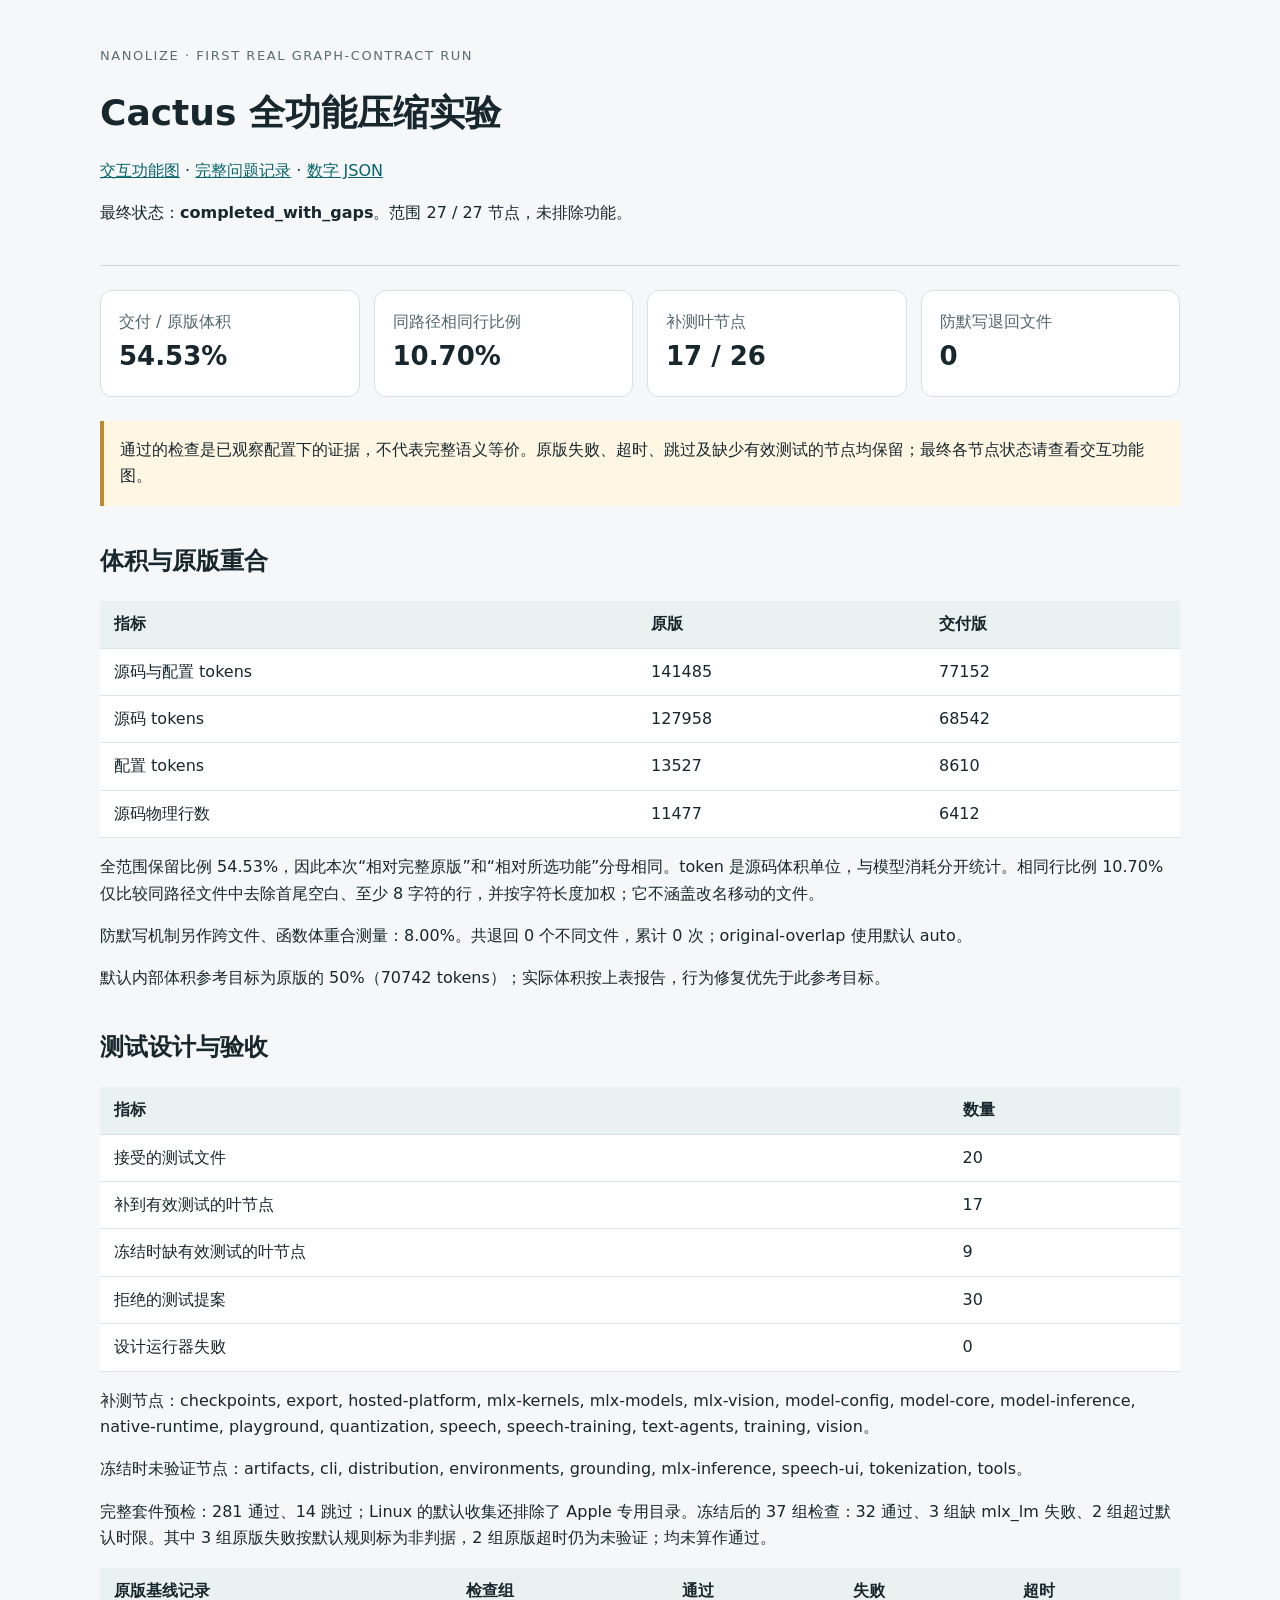
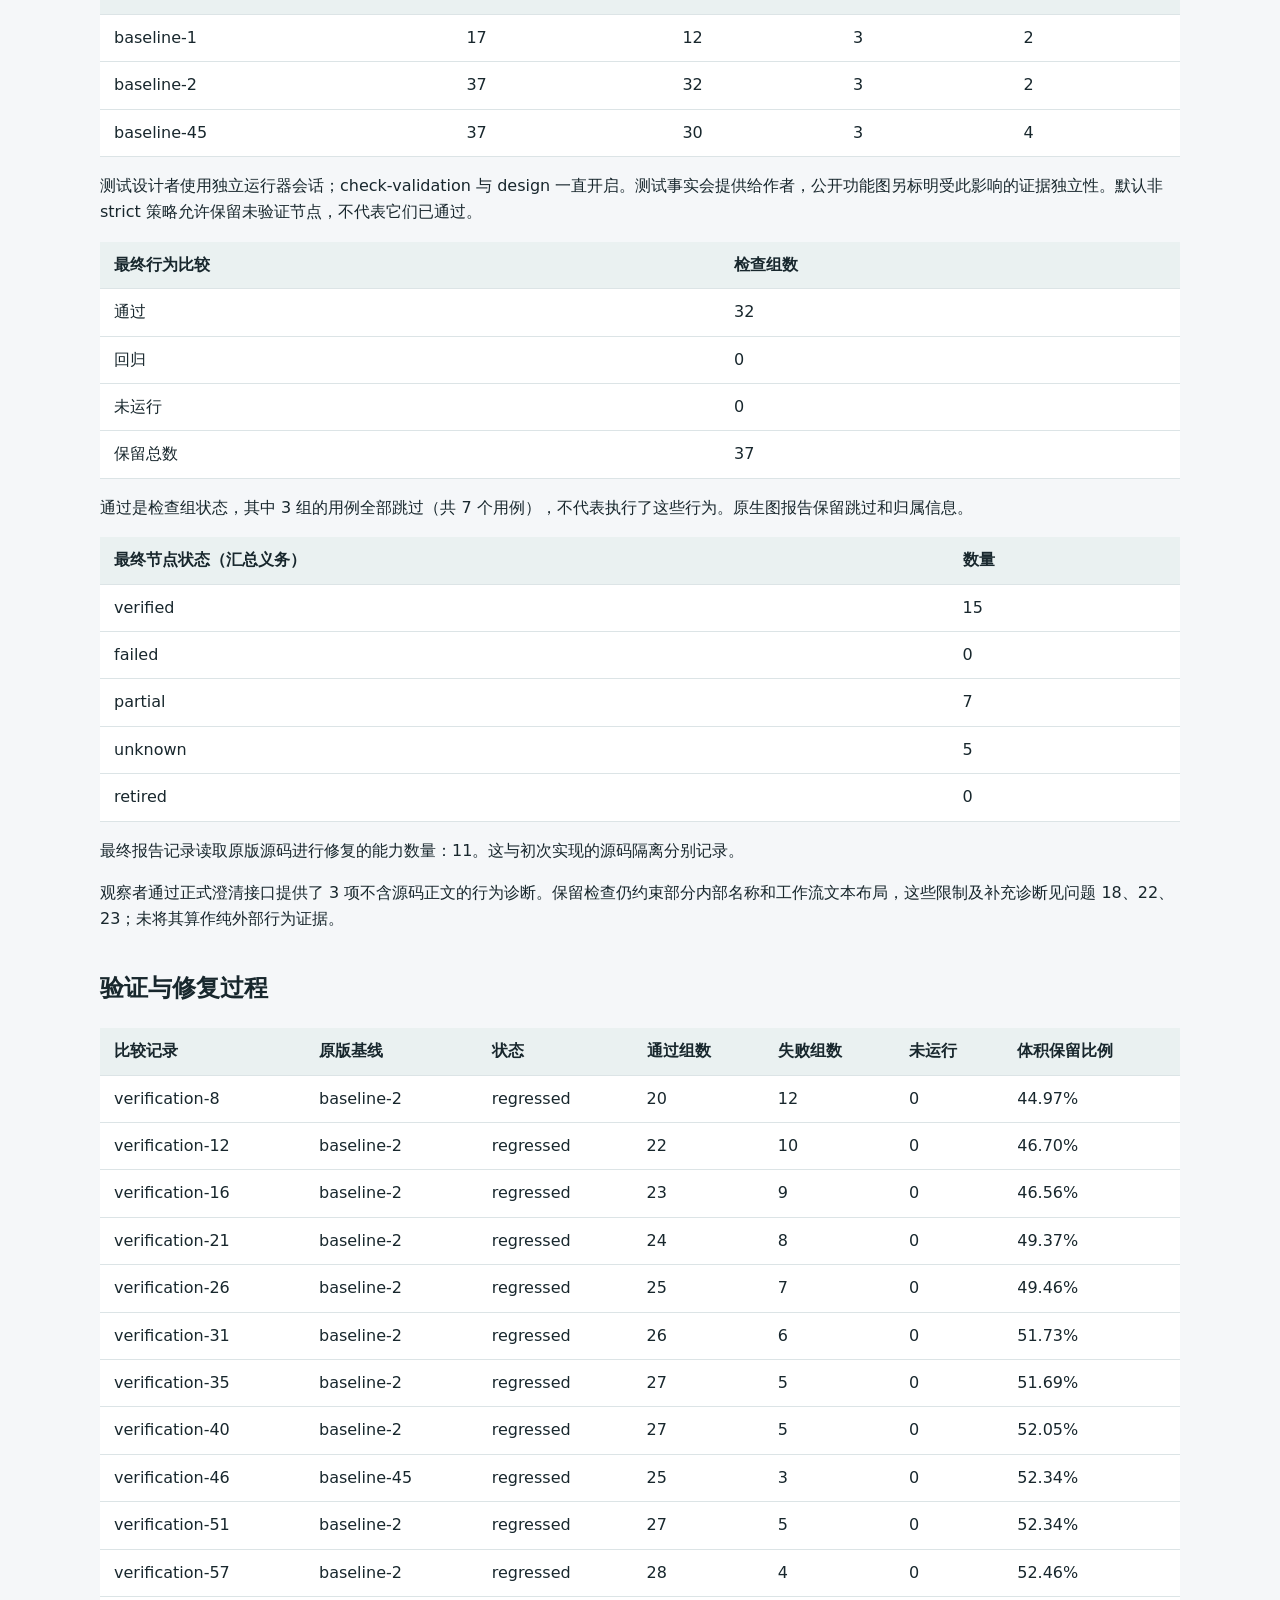
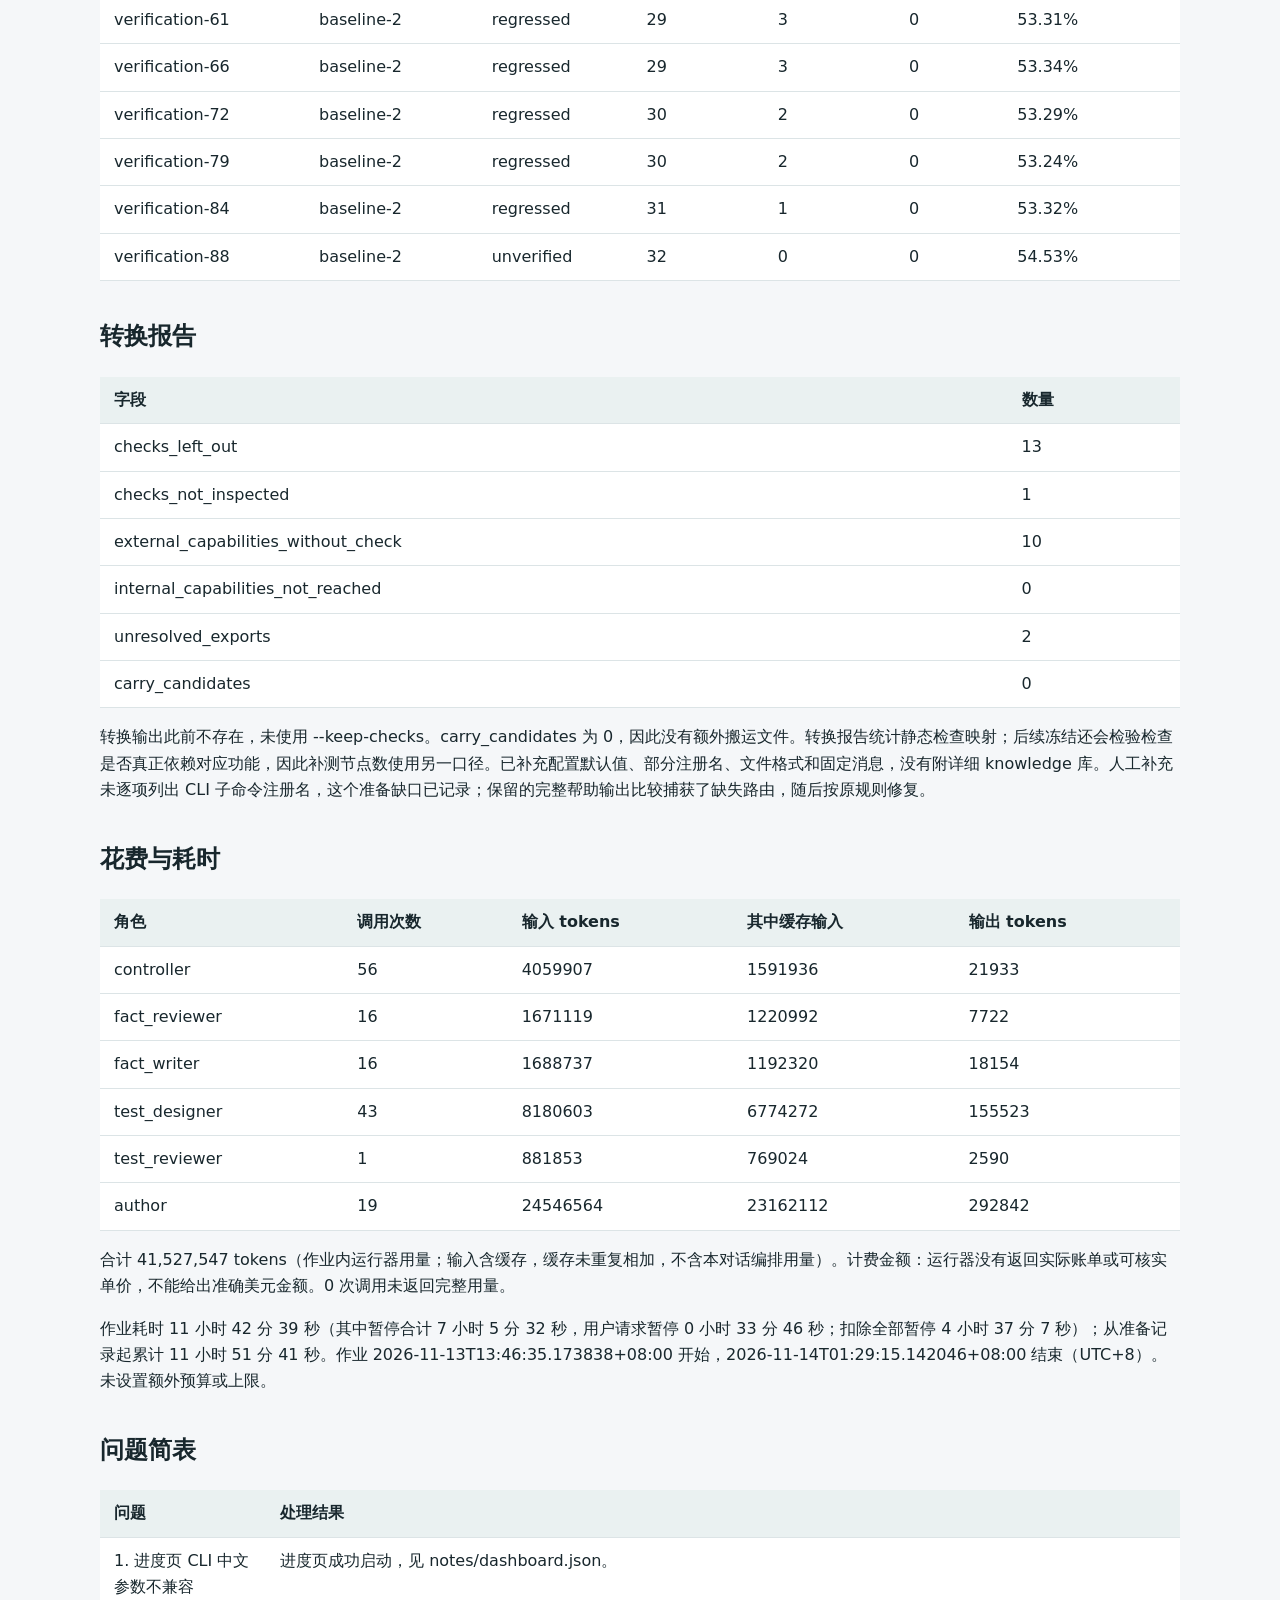
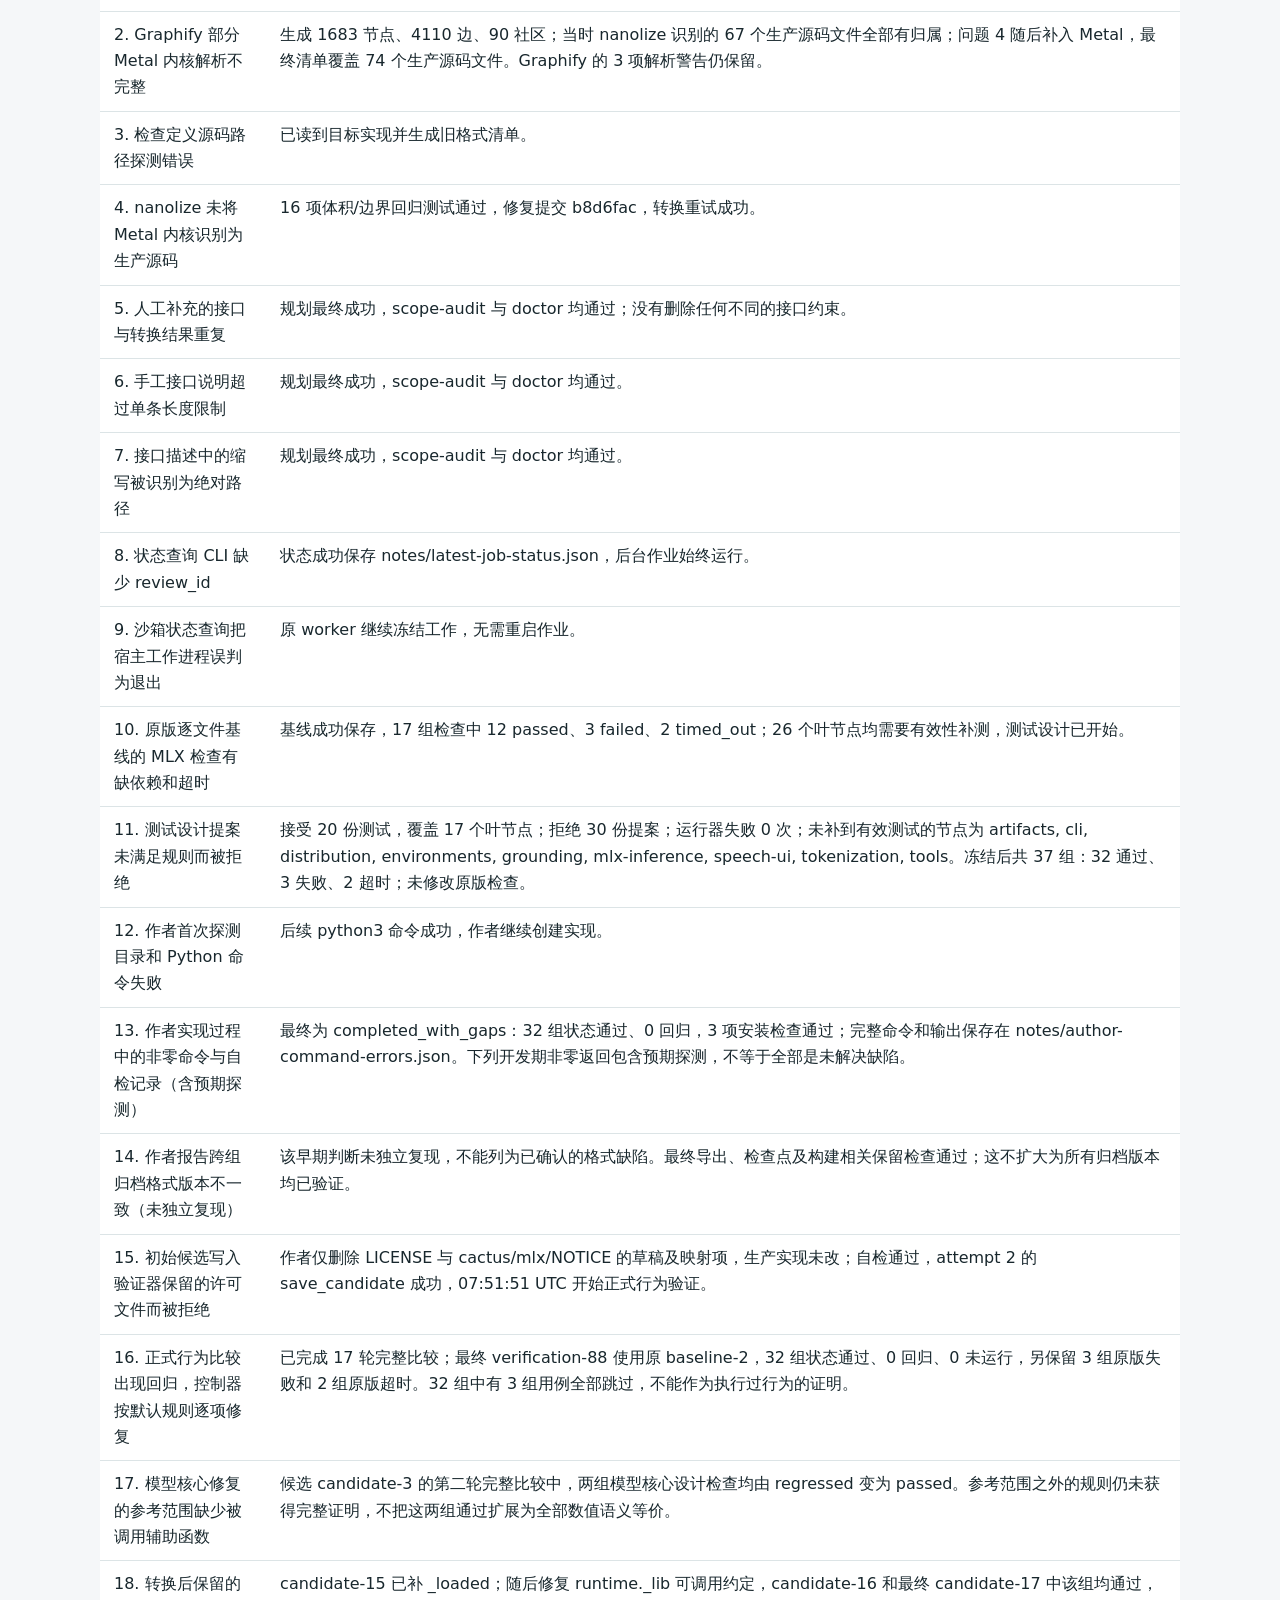
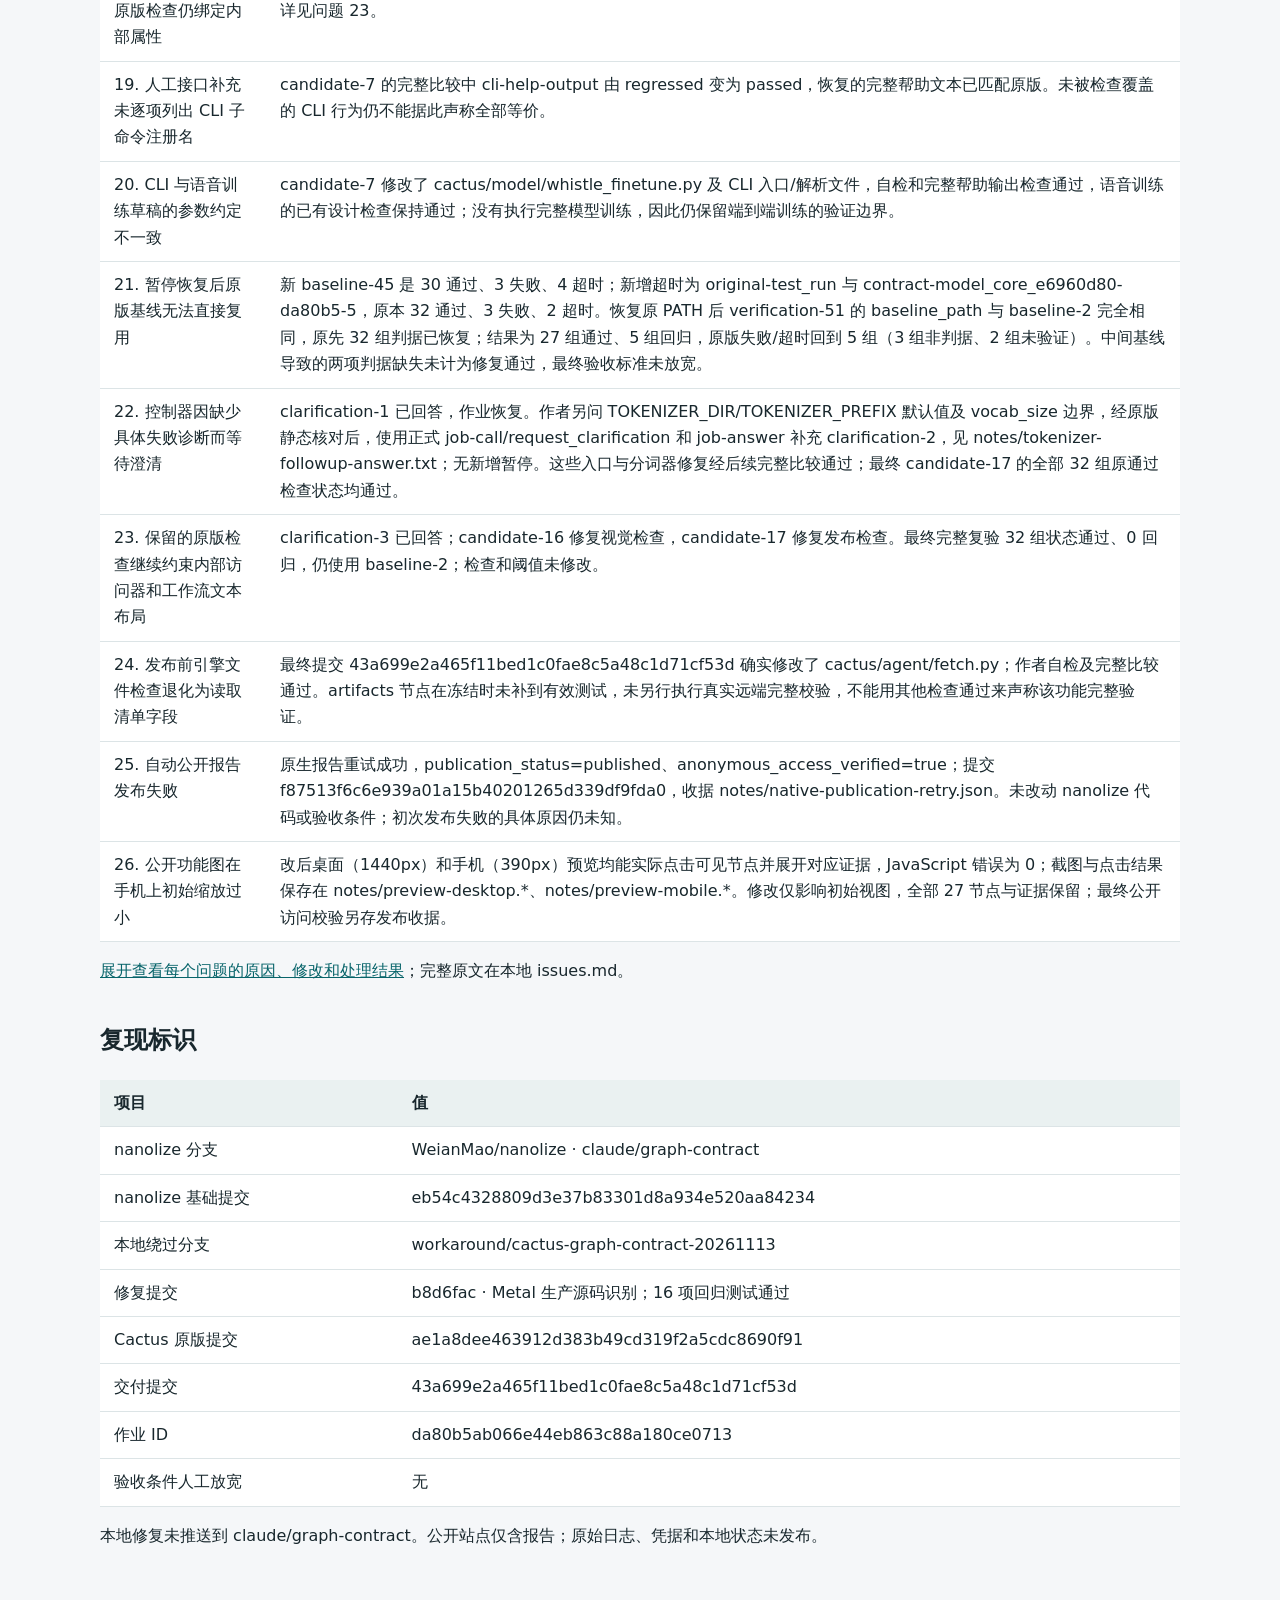
<file: cactus-graph-contract-20261113-final/run-details.html>
<!doctype html><html lang="zh-CN"><head><meta charset="utf-8"><meta name="viewport" content="width=device-width,initial-scale=1"><title>Cactus graph-contract · 实验记录</title><style>body{margin:0;background:#f5f7f9;color:#18272d;font:16px/1.65 system-ui,sans-serif}main{max-width:1080px;margin:auto;padding:32px 24px 70px}h1{font-size:36px;line-height:1.2}h2{margin-top:36px}a{color:#07646a}header{border-bottom:1px solid #cdd9da;padding-bottom:22px}.eyebrow{font-size:13px;letter-spacing:.12em;color:#596d72}.cards{display:grid;grid-template-columns:repeat(auto-fit,minmax(180px,1fr));gap:14px;margin:24px 0}.card{background:white;border:1px solid #d7e0e2;border-radius:12px;padding:18px}.card strong{display:block;font-size:26px}.card span{color:#52666b}.table-wrap{overflow:auto}table{border-collapse:collapse;width:100%;background:white}th,td{text-align:left;padding:10px 14px;border-bottom:1px solid #dce4e6;vertical-align:top}th{background:#eaf1f1}pre{white-space:pre-wrap;overflow-wrap:anywhere;font:14px/1.7 ui-monospace,monospace}details{background:white;border:1px solid #d7e0e2;border-radius:10px;margin:12px 0;padding:16px}summary{cursor:pointer;font-weight:650}.note{padding:16px;border-left:4px solid #bc8935;background:#fff6e4}code{overflow-wrap:anywhere}@media(max-width:500px){main{padding:24px 16px}h1{font-size:28px}.card strong{font-size:23px}th,td{padding:8px}}</style></head><body><main><header><p class="eyebrow">NANOLIZE · FIRST REAL GRAPH-CONTRACT RUN</p><h1>Cactus 全功能压缩实验</h1><p><a href="index.html">交互功能图</a> · <a href="issues.html">完整问题记录</a> · <a href="experiment.json">数字 JSON</a></p><p>最终状态：<strong>completed_with_gaps</strong>。范围 27 / 27 节点，未排除功能。</p></header><div class="cards"><div class="card"><span>交付 / 原版体积</span><strong>54.53%</strong></div><div class="card"><span>同路径相同行比例</span><strong>10.70%</strong></div><div class="card"><span>补测叶节点</span><strong>17 / 26</strong></div><div class="card"><span>防默写退回文件</span><strong>0</strong></div></div><p class="note">通过的检查是已观察配置下的证据，不代表完整语义等价。原版失败、超时、跳过及缺少有效测试的节点均保留；最终各节点状态请查看交互功能图。</p><h2>体积与原版重合</h2><div class="table-wrap"><table><thead><tr><th>指标</th><th>原版</th><th>交付版</th></tr></thead><tbody><tr><td>源码与配置 tokens</td><td>141485</td><td>77152</td></tr><tr><td>源码 tokens</td><td>127958</td><td>68542</td></tr><tr><td>配置 tokens</td><td>13527</td><td>8610</td></tr><tr><td>源码物理行数</td><td>11477</td><td>6412</td></tr></tbody></table></div><p>全范围保留比例 54.53%，因此本次“相对完整原版”和“相对所选功能”分母相同。token 是源码体积单位，与模型消耗分开统计。相同行比例 10.70% 仅比较同路径文件中去除首尾空白、至少 8 字符的行，并按字符长度加权；它不涵盖改名移动的文件。</p><p>防默写机制另作跨文件、函数体重合测量：8.00%。共退回 0 个不同文件，累计 0 次；original-overlap 使用默认 auto。</p><p>默认内部体积参考目标为原版的 50%（70742 tokens）；实际体积按上表报告，行为修复优先于此参考目标。</p><h2>测试设计与验收</h2><div class="table-wrap"><table><thead><tr><th>指标</th><th>数量</th></tr></thead><tbody><tr><td>接受的测试文件</td><td>20</td></tr><tr><td>补到有效测试的叶节点</td><td>17</td></tr><tr><td>冻结时缺有效测试的叶节点</td><td>9</td></tr><tr><td>拒绝的测试提案</td><td>30</td></tr><tr><td>设计运行器失败</td><td>0</td></tr></tbody></table></div><p>补测节点：checkpoints, export, hosted-platform, mlx-kernels, mlx-models, mlx-vision, model-config, model-core, model-inference, native-runtime, playground, quantization, speech, speech-training, text-agents, training, vision。</p><p>冻结时未验证节点：artifacts, cli, distribution, environments, grounding, mlx-inference, speech-ui, tokenization, tools。</p><p>完整套件预检：281 通过、14 跳过；Linux 的默认收集还排除了 Apple 专用目录。冻结后的 37 组检查：32 通过、3 组缺 mlx_lm 失败、2 组超过默认时限。其中 3 组原版失败按默认规则标为非判据，2 组原版超时仍为未验证；均未算作通过。</p><div class="table-wrap"><table><thead><tr><th>原版基线记录</th><th>检查组</th><th>通过</th><th>失败</th><th>超时</th></tr></thead><tbody><tr><td>baseline-1</td><td>17</td><td>12</td><td>3</td><td>2</td></tr><tr><td>baseline-2</td><td>37</td><td>32</td><td>3</td><td>2</td></tr><tr><td>baseline-45</td><td>37</td><td>30</td><td>3</td><td>4</td></tr></tbody></table></div><p>测试设计者使用独立运行器会话；check-validation 与 design 一直开启。测试事实会提供给作者，公开功能图另标明受此影响的证据独立性。默认非 strict 策略允许保留未验证节点，不代表它们已通过。</p><div class="table-wrap"><table><thead><tr><th>最终行为比较</th><th>检查组数</th></tr></thead><tbody><tr><td>通过</td><td>32</td></tr><tr><td>回归</td><td>0</td></tr><tr><td>未运行</td><td>0</td></tr><tr><td>保留总数</td><td>37</td></tr></tbody></table></div><p>通过是检查组状态，其中 3 组的用例全部跳过（共 7 个用例），不代表执行了这些行为。原生图报告保留跳过和归属信息。</p><div class="table-wrap"><table><thead><tr><th>最终节点状态（汇总义务）</th><th>数量</th></tr></thead><tbody><tr><td>verified</td><td>15</td></tr><tr><td>failed</td><td>0</td></tr><tr><td>partial</td><td>7</td></tr><tr><td>unknown</td><td>5</td></tr><tr><td>retired</td><td>0</td></tr></tbody></table></div><p>最终报告记录读取原版源码进行修复的能力数量：11。这与初次实现的源码隔离分别记录。</p><p>观察者通过正式澄清接口提供了 3 项不含源码正文的行为诊断。保留检查仍约束部分内部名称和工作流文本布局，这些限制及补充诊断见问题 18、22、23；未将其算作纯外部行为证据。</p><h2>验证与修复过程</h2><div class="table-wrap"><table><thead><tr><th>比较记录</th><th>原版基线</th><th>状态</th><th>通过组数</th><th>失败组数</th><th>未运行</th><th>体积保留比例</th></tr></thead><tbody><tr><td>verification-8</td><td>baseline-2</td><td>regressed</td><td>20</td><td>12</td><td>0</td><td>44.97%</td></tr><tr><td>verification-12</td><td>baseline-2</td><td>regressed</td><td>22</td><td>10</td><td>0</td><td>46.70%</td></tr><tr><td>verification-16</td><td>baseline-2</td><td>regressed</td><td>23</td><td>9</td><td>0</td><td>46.56%</td></tr><tr><td>verification-21</td><td>baseline-2</td><td>regressed</td><td>24</td><td>8</td><td>0</td><td>49.37%</td></tr><tr><td>verification-26</td><td>baseline-2</td><td>regressed</td><td>25</td><td>7</td><td>0</td><td>49.46%</td></tr><tr><td>verification-31</td><td>baseline-2</td><td>regressed</td><td>26</td><td>6</td><td>0</td><td>51.73%</td></tr><tr><td>verification-35</td><td>baseline-2</td><td>regressed</td><td>27</td><td>5</td><td>0</td><td>51.69%</td></tr><tr><td>verification-40</td><td>baseline-2</td><td>regressed</td><td>27</td><td>5</td><td>0</td><td>52.05%</td></tr><tr><td>verification-46</td><td>baseline-45</td><td>regressed</td><td>25</td><td>3</td><td>0</td><td>52.34%</td></tr><tr><td>verification-51</td><td>baseline-2</td><td>regressed</td><td>27</td><td>5</td><td>0</td><td>52.34%</td></tr><tr><td>verification-57</td><td>baseline-2</td><td>regressed</td><td>28</td><td>4</td><td>0</td><td>52.46%</td></tr><tr><td>verification-61</td><td>baseline-2</td><td>regressed</td><td>29</td><td>3</td><td>0</td><td>53.31%</td></tr><tr><td>verification-66</td><td>baseline-2</td><td>regressed</td><td>29</td><td>3</td><td>0</td><td>53.34%</td></tr><tr><td>verification-72</td><td>baseline-2</td><td>regressed</td><td>30</td><td>2</td><td>0</td><td>53.29%</td></tr><tr><td>verification-79</td><td>baseline-2</td><td>regressed</td><td>30</td><td>2</td><td>0</td><td>53.24%</td></tr><tr><td>verification-84</td><td>baseline-2</td><td>regressed</td><td>31</td><td>1</td><td>0</td><td>53.32%</td></tr><tr><td>verification-88</td><td>baseline-2</td><td>unverified</td><td>32</td><td>0</td><td>0</td><td>54.53%</td></tr></tbody></table></div><h2>转换报告</h2><div class="table-wrap"><table><thead><tr><th>字段</th><th>数量</th></tr></thead><tbody><tr><td>checks_left_out</td><td>13</td></tr><tr><td>checks_not_inspected</td><td>1</td></tr><tr><td>external_capabilities_without_check</td><td>10</td></tr><tr><td>internal_capabilities_not_reached</td><td>0</td></tr><tr><td>unresolved_exports</td><td>2</td></tr><tr><td>carry_candidates</td><td>0</td></tr></tbody></table></div><p>转换输出此前不存在，未使用 --keep-checks。carry_candidates 为 0，因此没有额外搬运文件。转换报告统计静态检查映射；后续冻结还会检验检查是否真正依赖对应功能，因此补测节点数使用另一口径。已补充配置默认值、部分注册名、文件格式和固定消息，没有附详细 knowledge 库。人工补充未逐项列出 CLI 子命令注册名，这个准备缺口已记录；保留的完整帮助输出比较捕获了缺失路由，随后按原规则修复。</p><h2>花费与耗时</h2><div class="table-wrap"><table><thead><tr><th>角色</th><th>调用次数</th><th>输入 tokens</th><th>其中缓存输入</th><th>输出 tokens</th></tr></thead><tbody><tr><td>controller</td><td>56</td><td>4059907</td><td>1591936</td><td>21933</td></tr><tr><td>fact_reviewer</td><td>16</td><td>1671119</td><td>1220992</td><td>7722</td></tr><tr><td>fact_writer</td><td>16</td><td>1688737</td><td>1192320</td><td>18154</td></tr><tr><td>test_designer</td><td>43</td><td>8180603</td><td>6774272</td><td>155523</td></tr><tr><td>test_reviewer</td><td>1</td><td>881853</td><td>769024</td><td>2590</td></tr><tr><td>author</td><td>19</td><td>24546564</td><td>23162112</td><td>292842</td></tr></tbody></table></div><p>合计 41,527,547 tokens（作业内运行器用量；输入含缓存，缓存未重复相加，不含本对话编排用量）。计费金额：运行器没有返回实际账单或可核实单价，不能给出准确美元金额。0 次调用未返回完整用量。</p><p>作业耗时 11 小时 42 分 39 秒（其中暂停合计 7 小时 5 分 32 秒，用户请求暂停 0 小时 33 分 46 秒；扣除全部暂停 4 小时 37 分 7 秒）；从准备记录起累计 11 小时 51 分 41 秒。作业 2026-11-13T13:46:35.173838+08:00 开始，2026-11-14T01:29:15.142046+08:00 结束（UTC+8）。未设置额外预算或上限。</p><h2>问题简表</h2><div class="table-wrap"><table><thead><tr><th>问题</th><th>处理结果</th></tr></thead><tbody><tr><td>1. 进度页 CLI 中文参数不兼容</td><td>进度页成功启动，见 notes/dashboard.json。</td></tr><tr><td>2. Graphify 部分 Metal 内核解析不完整</td><td>生成 1683 节点、4110 边、90 社区；当时 nanolize 识别的 67 个生产源码文件全部有归属；问题 4 随后补入 Metal，最终清单覆盖 74 个生产源码文件。Graphify 的 3 项解析警告仍保留。</td></tr><tr><td>3. 检查定义源码路径探测错误</td><td>已读到目标实现并生成旧格式清单。</td></tr><tr><td>4. nanolize 未将 Metal 内核识别为生产源码</td><td>16 项体积/边界回归测试通过，修复提交 b8d6fac，转换重试成功。</td></tr><tr><td>5. 人工补充的接口与转换结果重复</td><td>规划最终成功，scope-audit 与 doctor 均通过；没有删除任何不同的接口约束。</td></tr><tr><td>6. 手工接口说明超过单条长度限制</td><td>规划最终成功，scope-audit 与 doctor 均通过。</td></tr><tr><td>7. 接口描述中的缩写被识别为绝对路径</td><td>规划最终成功，scope-audit 与 doctor 均通过。</td></tr><tr><td>8. 状态查询 CLI 缺少 review_id</td><td>状态成功保存 notes/latest-job-status.json，后台作业始终运行。</td></tr><tr><td>9. 沙箱状态查询把宿主工作进程误判为退出</td><td>原 worker 继续冻结工作，无需重启作业。</td></tr><tr><td>10. 原版逐文件基线的 MLX 检查有缺依赖和超时</td><td>基线成功保存，17 组检查中 12 passed、3 failed、2 timed_out；26 个叶节点均需要有效性补测，测试设计已开始。</td></tr><tr><td>11. 测试设计提案未满足规则而被拒绝</td><td>接受 20 份测试，覆盖 17 个叶节点；拒绝 30 份提案；运行器失败 0 次；未补到有效测试的节点为 artifacts, cli, distribution, environments, grounding, mlx-inference, speech-ui, tokenization, tools。冻结后共 37 组：32 通过、3 失败、2 超时；未修改原版检查。</td></tr><tr><td>12. 作者首次探测目录和 Python 命令失败</td><td>后续 python3 命令成功，作者继续创建实现。</td></tr><tr><td>13. 作者实现过程中的非零命令与自检记录（含预期探测）</td><td>最终为 completed_with_gaps：32 组状态通过、0 回归，3 项安装检查通过；完整命令和输出保存在 notes/author-command-errors.json。下列开发期非零返回包含预期探测，不等于全部是未解决缺陷。</td></tr><tr><td>14. 作者报告跨组归档格式版本不一致（未独立复现）</td><td>该早期判断未独立复现，不能列为已确认的格式缺陷。最终导出、检查点及构建相关保留检查通过；这不扩大为所有归档版本均已验证。</td></tr><tr><td>15. 初始候选写入验证器保留的许可文件而被拒绝</td><td>作者仅删除 LICENSE 与 cactus/mlx/NOTICE 的草稿及映射项，生产实现未改；自检通过，attempt 2 的 save_candidate 成功，07:51:51 UTC 开始正式行为验证。</td></tr><tr><td>16. 正式行为比较出现回归，控制器按默认规则逐项修复</td><td>已完成 17 轮完整比较；最终 verification-88 使用原 baseline-2，32 组状态通过、0 回归、0 未运行，另保留 3 组原版失败和 2 组原版超时。32 组中有 3 组用例全部跳过，不能作为执行过行为的证明。</td></tr><tr><td>17. 模型核心修复的参考范围缺少被调用辅助函数</td><td>候选 candidate-3 的第二轮完整比较中，两组模型核心设计检查均由 regressed 变为 passed。参考范围之外的规则仍未获得完整证明，不把这两组通过扩展为全部数值语义等价。</td></tr><tr><td>18. 转换后保留的原版检查仍绑定内部属性</td><td>candidate-15 已补 _loaded；随后修复 runtime._lib 可调用约定，candidate-16 和最终 candidate-17 中该组均通过，详见问题 23。</td></tr><tr><td>19. 人工接口补充未逐项列出 CLI 子命令注册名</td><td>candidate-7 的完整比较中 cli-help-output 由 regressed 变为 passed，恢复的完整帮助文本已匹配原版。未被检查覆盖的 CLI 行为仍不能据此声称全部等价。</td></tr><tr><td>20. CLI 与语音训练草稿的参数约定不一致</td><td>candidate-7 修改了 cactus/model/whistle_finetune.py 及 CLI 入口/解析文件，自检和完整帮助输出检查通过，语音训练的已有设计检查保持通过；没有执行完整模型训练，因此仍保留端到端训练的验证边界。</td></tr><tr><td>21. 暂停恢复后原版基线无法直接复用</td><td>新 baseline-45 是 30 通过、3 失败、4 超时；新增超时为 original-test_run 与 contract-model_core_e6960d80-da80b5-5，原本 32 通过、3 失败、2 超时。恢复原 PATH 后 verification-51 的 baseline_path 与 baseline-2 完全相同，原先 32 组判据已恢复；结果为 27 组通过、5 组回归，原版失败/超时回到 5 组（3 组非判据、2 组未验证）。中间基线导致的两项判据缺失未计为修复通过，最终验收标准未放宽。</td></tr><tr><td>22. 控制器因缺少具体失败诊断而等待澄清</td><td>clarification-1 已回答，作业恢复。作者另问 TOKENIZER_DIR/TOKENIZER_PREFIX 默认值及 vocab_size 边界，经原版静态核对后，使用正式 job-call/request_clarification 和 job-answer 补充 clarification-2，见 notes/tokenizer-followup-answer.txt；无新增暂停。这些入口与分词器修复经后续完整比较通过；最终 candidate-17 的全部 32 组原通过检查状态均通过。</td></tr><tr><td>23. 保留的原版检查继续约束内部访问器和工作流文本布局</td><td>clarification-3 已回答；candidate-16 修复视觉检查，candidate-17 修复发布检查。最终完整复验 32 组状态通过、0 回归，仍使用 baseline-2；检查和阈值未修改。</td></tr><tr><td>24. 发布前引擎文件检查退化为读取清单字段</td><td>最终提交 43a699e2a465f11bed1c0fae8c5a48c1d71cf53d 确实修改了 cactus/agent/fetch.py；作者自检及完整比较通过。artifacts 节点在冻结时未补到有效测试，未另行执行真实远端完整校验，不能用其他检查通过来声称该功能完整验证。</td></tr><tr><td>25. 自动公开报告发布失败</td><td>原生报告重试成功，publication_status=published、anonymous_access_verified=true；提交 f87513f6c6e939a01a15b40201265d339df9fda0，收据 notes/native-publication-retry.json。未改动 nanolize 代码或验收条件；初次发布失败的具体原因仍未知。</td></tr><tr><td>26. 公开功能图在手机上初始缩放过小</td><td>改后桌面（1440px）和手机（390px）预览均能实际点击可见节点并展开对应证据，JavaScript 错误为 0；截图与点击结果保存在 notes/preview-desktop.*、notes/preview-mobile.*。修改仅影响初始视图，全部 27 节点与证据保留；最终公开访问校验另存发布收据。</td></tr></tbody></table></div><p><a href="issues.html">展开查看每个问题的原因、修改和处理结果</a>；完整原文在本地 issues.md。</p><h2>复现标识</h2><div class="table-wrap"><table><thead><tr><th>项目</th><th>值</th></tr></thead><tbody><tr><td>nanolize 分支</td><td>WeianMao/nanolize · claude/graph-contract</td></tr><tr><td>nanolize 基础提交</td><td>eb54c4328809d3e37b83301d8a934e520aa84234</td></tr><tr><td>本地绕过分支</td><td>workaround/cactus-graph-contract-20261113</td></tr><tr><td>修复提交</td><td>b8d6fac · Metal 生产源码识别；16 项回归测试通过</td></tr><tr><td>Cactus 原版提交</td><td>ae1a8dee463912d383b49cd319f2a5cdc8690f91</td></tr><tr><td>交付提交</td><td>43a699e2a465f11bed1c0fae8c5a48c1d71cf53d</td></tr><tr><td>作业 ID</td><td>da80b5ab066e44eb863c88a180ce0713</td></tr><tr><td>验收条件人工放宽</td><td>无</td></tr></tbody></table></div><p>本地修复未推送到 claude/graph-contract。公开站点仅含报告；原始日志、凭据和本地状态未发布。</p></main></body></html>
</file>
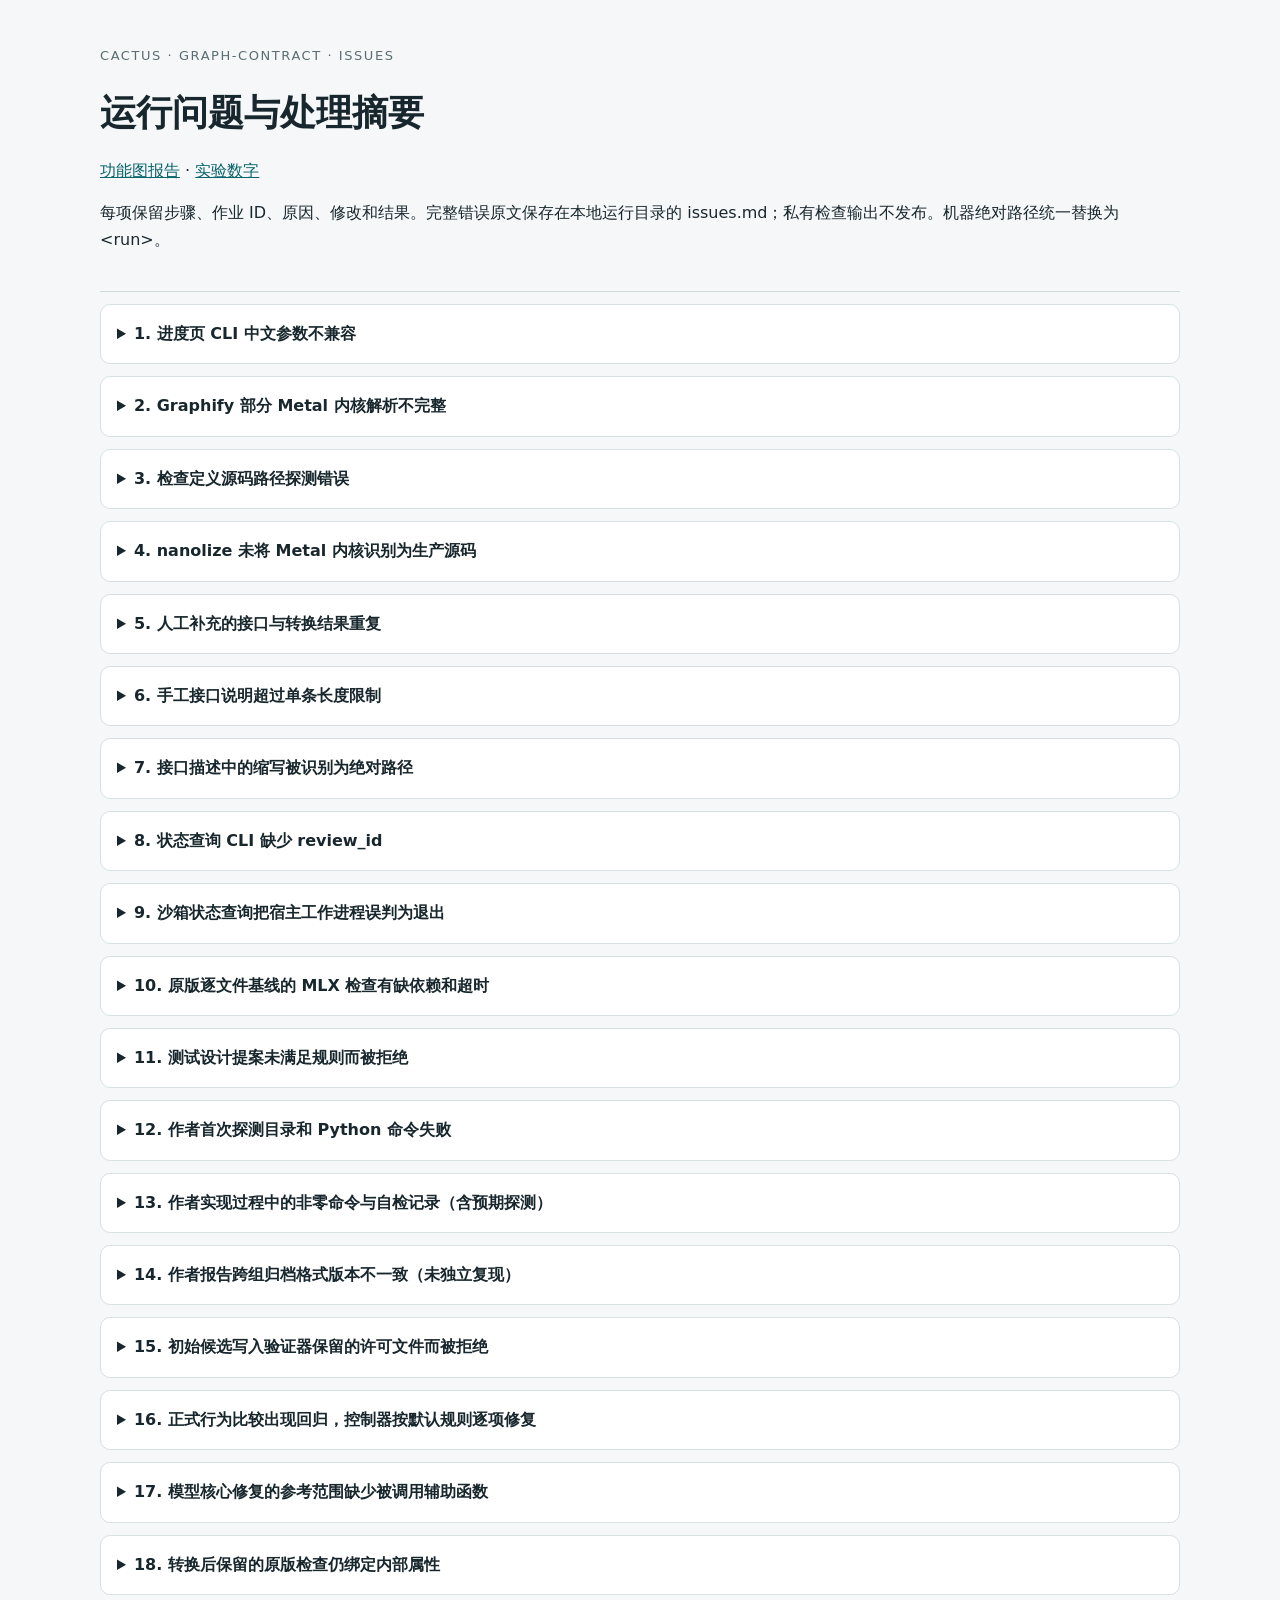
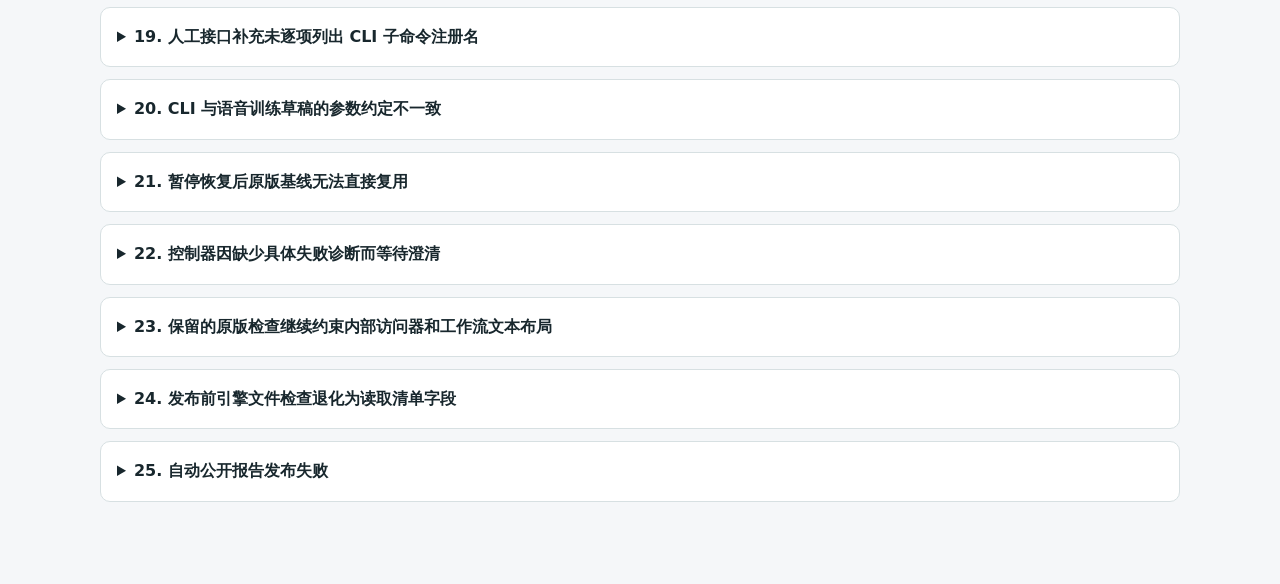
<file: cactus-graph-contract-20261113-full/issues.html>
<!doctype html><html lang="zh-CN"><head><meta charset="utf-8"><meta name="viewport" content="width=device-width,initial-scale=1"><title>Cactus graph-contract · 问题记录</title><style>body{margin:0;background:#f5f7f9;color:#18272d;font:16px/1.65 system-ui,sans-serif}main{max-width:1080px;margin:auto;padding:32px 24px 70px}h1{font-size:36px;line-height:1.2}h2{margin-top:36px}a{color:#07646a}header{border-bottom:1px solid #cdd9da;padding-bottom:22px}.eyebrow{font-size:13px;letter-spacing:.12em;color:#596d72}.cards{display:grid;grid-template-columns:repeat(auto-fit,minmax(180px,1fr));gap:14px;margin:24px 0}.card{background:white;border:1px solid #d7e0e2;border-radius:12px;padding:18px}.card strong{display:block;font-size:26px}.card span{color:#52666b}.table-wrap{overflow:auto}table{border-collapse:collapse;width:100%;background:white}th,td{text-align:left;padding:10px 14px;border-bottom:1px solid #dce4e6;vertical-align:top}th{background:#eaf1f1}pre{white-space:pre-wrap;overflow-wrap:anywhere;font:14px/1.7 ui-monospace,monospace}details{background:white;border:1px solid #d7e0e2;border-radius:10px;margin:12px 0;padding:16px}summary{cursor:pointer;font-weight:650}.note{padding:16px;border-left:4px solid #bc8935;background:#fff6e4}code{overflow-wrap:anywhere}@media(max-width:500px){main{padding:24px 16px}h1{font-size:28px}.card strong{font-size:23px}th,td{padding:8px}}</style></head><body><main><header><p class="eyebrow">CACTUS · GRAPH-CONTRACT · ISSUES</p><h1>运行问题与处理摘要</h1><p><a href="index.html">功能图报告</a> · <a href="run-details.html">实验数字</a></p><p>每项保留步骤、作业 ID、原因、修改和结果。完整错误原文保存在本地运行目录的 issues.md；私有检查输出不发布。机器绝对路径统一替换为 &lt;run&gt;。</p></header><details><summary>1. 进度页 CLI 中文参数不兼容</summary><pre>- 步骤：启动进度页；作业 ID：尚未提交。
- 原因：该分支 CLI 未暴露底层函数已支持的 language 参数；调用方错误使用了参数名。
- 绕过：notes/prepare_run.py 直接调用同一已安装分支的 start_run_dashboard(..., language=&quot;zh-CN&quot;)。未修改 nanolize。
- 结果：进度页成功启动，见 notes/dashboard.json。
- 验收条件：未改变。</pre></details><details><summary>2. Graphify 部分 Metal 内核解析不完整</summary><pre>- 步骤：静态功能图提取；作业 ID：尚未提交。
- 原因：Graphify 的解析器不能完整识别这些 Metal 源码；另外静态样式和安装文件未识别为代码。
- 绕过：完整保留图文件，并将全部 kernels 目录显式映射为 mlx-kernels；静态资源和安装文件分别映射到 playground/distribution。未修改项目。
- 结果：生成 1683 节点、4110 边、90 社区；当时 nanolize 识别的 67 个生产源码文件全部有归属；问题 4 随后补入 Metal，最终清单覆盖 74 个生产源码文件。Graphify 的 3 项解析警告仍保留。
- 验收条件：未改变，MLX/Metal 实际运行仍由可用平台测试决定。</pre></details><details><summary>3. 检查定义源码路径探测错误</summary><pre>- 步骤：准备检查清单；作业 ID：尚未提交。
- 原因：调用方假设了不存在的源码文件，并在 nanolize 目录查找了目标项目文件。
- 绕过：使用 rg --files 查找真实实现；目标源码读取切回 cactus 目录。
- 结果：已读到目标实现并生成旧格式清单。
- 后续同类探测：恢复排查中 rg 查询了不存在的 job_tools/state.py、execution_reports.py 和 review_service.py，原文为 `No such file or directory (os error 2)`；改为搜索实际 job_tools 目录，未影响作业。
- 验收条件：未改变。

补充问题 3（08:41 UTC，只读复核）：查询清单时错误假定 cli 节点有 features 字段，原文 `KeyError: features`。改为读取实际键与 get；未修改清单或作业。</pre></details><details><summary>4. nanolize 未将 Metal 内核识别为生产源码</summary><pre>- 步骤：contract-propose；作业 ID：尚未提交。
- 原因：repository.SOURCE_SUFFIXES 未包含 .metal，功能图不能给这些原生内核分配归属。
- 绕过：在独立本地分支 workaround/cactus-graph-contract-20261113 为 SOURCE_SUFFIXES 增加 .metal，新增生产源码映射和 token 度量回归测试；同时在提交前将配置文件从 paths 移至已有 evidence，仅用源码路径作功能归属，并把输出比较字段更正为合法的 output。
- 结果：16 项体积/边界回归测试通过，修复提交 b8d6fac，转换重试成功。
- 验收条件：未放宽；Metal 内核被计入源码和体积。

问题 4 后续：16 项体积/边界回归测试全部通过；修复单独提交 b8d6fac；contract-propose 成功，输出此前不存在；未使用 --keep-checks。</pre></details><details><summary>5. 人工补充的接口与转换结果重复</summary><pre>- 步骤：plan 全功能规划；作业 ID：尚未提交。
- 原因：手工补充 Needle 别名时，该条已由转换器生成。
- 绕过：在 notes/manifest-final.json 对各节点 interface 按原序去除完全相同的字符串。
- 结果：规划最终成功，scope-audit 与 doctor 均通过；没有删除任何不同的接口约束。
- 验收条件：未改变。</pre></details><details><summary>6. 手工接口说明超过单条长度限制</summary><pre>- 步骤：plan 全功能规划；作业 ID：尚未提交。
- 原因：CLI 全部选项放在一句说明里超过 graph-contract 单条 2000 字符限制。
- 绕过：notes/manifest-final.json 将长的 CLI 选项列表逐项写成一句话，保留每个名字和默认值。
- 结果：规划最终成功，scope-audit 与 doctor 均通过。
- 验收条件：未改变，未截断接口内容。</pre></details><details><summary>7. 接口描述中的缩写被识别为绝对路径</summary><pre>- 步骤：plan；作业 ID：尚未提交。
- 原因：LoRA tensor 键写成 lora/&lt;name&gt;/A and /B，其中 /B 被源码隔离检查视为绝对位置。
- 绕过：notes/manifest-final.json 完整写成 lora/&lt;name&gt;/A and lora/&lt;name&gt;/B。
- 结果：规划最终成功，scope-audit 与 doctor 均通过。
- 验收条件：未改变。

问题 5–7 后续：规划、scope-audit 和 doctor 全部成功；全范围 27 节点、74 生产源码文件、141485 源码与配置 tokens，未排除节点。

准备阶段原版完整测试：281 passed, 14 skipped in 222.47s；跳过原因保存在 notes/original-pytest.xml，未改变原版测试。

补充问题 3：探测时还查询了不存在的 inventory.py/languages.py/api.py/test_inventory.py/test_inspect.py/test_repository.py/installation.py/test_installation.py，均为文件定位错误；后续以 rg 实际文件搜索定位，未影响作业输入或测试。</pre></details><details><summary>8. 状态查询 CLI 缺少 review_id</summary><pre>- 步骤：观察作业；作业 ID：da80b5ab066e44eb863c88a180ce0713。
- 原因：该 CLI 需要 review_id、job_id 两个位置参数，首次只传了 job_id。
- 绕过：按帮助传入 review_id=65616ab086c844c49c3026288f9900c0 和 job_id，state-root 指向 state。
- 结果：状态成功保存 notes/latest-job-status.json，后台作业始终运行。
- 验收条件：未改变。</pre></details><details><summary>9. 沙箱状态查询把宿主工作进程误判为退出</summary><pre>- 步骤：冻结测试事实期间执行 job-status；作业 ID：da80b5ab066e44eb863c88a180ce0713。
- 原因：沙箱与宿主 PID 可见性不同；沙箱读 /proc/3226876/stat 得到 FileNotFoundError，kill(pid,0) 得到 ProcessLookupError，但宿主 ps 和 nanolize.process_matches 核实同一 PID/start/uid 的 worker 一直存活，事实文件继续写入。job-status 会把观察不到的进程写成失败状态。
- 绕过：先保存 notes/monitor-false-failure.json；notes/recover_monitor_status.py 在宿主核实精确进程身份、无结果/无取消记录后，调用 _event(..., reopen=True) 仅恢复 public.json 的运行状态并追加诊断事件；后续所有具有进程协调副作用的状态/恢复命令均在宿主执行，沙箱只读 JSON。没有修改 config.json 或任何基线/测试。
- 结果：原 worker 继续冻结工作，无需重启作业。
- 验收条件：未改变。</pre></details><details><summary>10. 原版逐文件基线的 MLX 检查有缺依赖和超时</summary><pre>- 步骤：capture_baseline；作业 ID：da80b5ab066e44eb863c88a180ce0713。
- 原因：完整 pytest 预检在 Linux 下会 collect_ignore Apple 专用目录，而清单的逐文件检查显式运行它们；mlx_lm 是原版为 macOS/Apple 条件声明的依赖。两个 CPU 数值检查单次耗时超过清单未设置时限时采用的默认 30 秒。
- 继续方式：不删检查、不延长用户要求保持默认的上限、不改原版或冻结证据；按分支默认规则保留这些原版本身未通过的检查及其 not-criteria/未验证状态，继续独立设计可通过外部接口验证的测试。
- 结果：基线成功保存，17 组检查中 12 passed、3 failed、2 timed_out；26 个叶节点均需要有效性补测，测试设计已开始。
- 验收条件：无人工放宽；原版失败/超时检查不作行为判据是所用分支的默认规则，这 5 组不可报告为通过。</pre></details><details><summary>11. 测试设计提案未满足规则而被拒绝</summary><pre>- 步骤：design_leaf_tests 两轮设计、运行验证及独立审阅；作业 ID：da80b5ab066e44eb863c88a180ce0713。
- 原因：包括引用不存在的 feature 标识、缺少断言或测试函数、函数失效后仍不失败、审阅发现测试结构耦合、事实不准确或断言不充分；按各项原文判断，不将这些提案计为通过。
- 继续方式：作业默认第二轮把首轮拒绝原因交回独立设计者；运行验证及独立审阅筛掉不合格提案，未人工修改测试或放宽规则。
- 结果：接受 20 份测试，覆盖 17 个叶节点；拒绝 30 份提案；运行器失败 0 次；未补到有效测试的节点为 artifacts, cli, distribution, environments, grounding, mlx-inference, speech-ui, tokenization, tools。冻结后共 37 组：32 通过、3 失败、2 超时；未修改原版检查。
- 验收条件：未改变；没有有效测试的节点保留为未验证。

### 11.1 artifacts / 1
- 处理与结果：该节点仍无获接受的补充测试。

### 11.2 checkpoints / 1
- 处理与结果：该节点后来有测试获接受。

### 11.3 cli / 1
- 处理与结果：该节点仍无获接受的补充测试。

### 11.4 distribution / 1
- 处理与结果：该节点仍无获接受的补充测试。

### 11.5 environments / 1
- 处理与结果：该节点仍无获接受的补充测试。

### 11.6 export / 1
- 处理与结果：该节点后来有测试获接受。

### 11.7 mlx-inference / 1
- 处理与结果：该节点仍无获接受的补充测试。

### 11.8 mlx-kernels / 1
- 处理与结果：该节点后来有测试获接受。

### 11.9 mlx-models / 1
- 处理与结果：该节点后来有测试获接受。

### 11.10 mlx-models / 1
- 处理与结果：该节点后来有测试获接受。

### 11.11 mlx-models / 1
- 处理与结果：该节点后来有测试获接受。

### 11.12 mlx-vision / 1
- 处理与结果：该节点后来有测试获接受。

### 11.13 model-inference / 1
- 处理与结果：该节点后来有测试获接受。

### 11.14 model-inference / 1
- 处理与结果：该节点后来有测试获接受。

### 11.15 native-runtime / 1
- 处理与结果：该节点后来有测试获接受。

### 11.16 speech-training / 1
- 处理与结果：该节点后来有测试获接受。

### 11.17 speech-ui / 1
- 处理与结果：该节点仍无获接受的补充测试。

### 11.18 text-agents / 1
- 处理与结果：该节点后来有测试获接受。

### 11.19 tools / 1
- 处理与结果：该节点仍无获接受的补充测试。

### 11.20 grounding / 1
- 处理与结果：该节点仍无获接受的补充测试。

### 11.21 artifacts / 2
- 处理与结果：该节点仍无获接受的补充测试。

### 11.22 grounding / 2
- 处理与结果：该节点仍无获接受的补充测试。

### 11.23 cli / 2
- 处理与结果：该节点仍无获接受的补充测试。

### 11.24 distribution / 2
- 处理与结果：该节点仍无获接受的补充测试。

### 11.25 environments / 2
- 处理与结果：该节点仍无获接受的补充测试。

### 11.26 tokenization / review
- 处理与结果：该节点仍无获接受的补充测试。

### 11.27 training / review
- 处理与结果：该节点后来有测试获接受。

### 11.28 mlx-inference / review
- 处理与结果：该节点仍无获接受的补充测试。

### 11.29 speech-ui / review
- 处理与结果：该节点仍无获接受的补充测试。

### 11.30 tools / review
- 处理与结果：该节点仍无获接受的补充测试。

补充问题 3（作业 da80b5ab066e44eb863c88a180ce0713，观察阶段）：源码定位还错误探测了 check_validation*、job_tools/baseline.py，原文均为 No such file or directory (os error 2)；以及 usage.py/job_tools.py、graph*.js。已用 rg --files 确认真实文件 leaf_test_validity.py、job_tools/freeze.py 和 assets 内文件；只读定位问题，未改变任何验收标准或作业输入。

问题 11 后续：06:46 UTC 完整基线冻结成功；37 组检查中 32 passed、3 failed、2 timed_out，17 个叶节点有有效测试，9 个仍未验证。随后进入第一轮独立重写。</pre></details><details><summary>12. 作者首次探测目录和 Python 命令失败</summary><pre>- 步骤：第一轮 run_agent 的初始环境读取；作业 ID：da80b5ab066e44eb863c88a180ce0713。
- 原因：作者工作区初始无生产源码，隐藏的 contract 资源未被普通 rg 默认枚举；宿主没有 python 无版本别名。
- 绕过：作者自行直接读取 .nanolize-rewrite 下的契约，并改用 python3；未修改 job config 或测试环境。
- 结果：后续 python3 命令成功，作者继续创建实现。
- 验收条件：未改变。</pre></details><details><summary>13. 作者实现过程中的非零命令与自检记录（含预期探测）</summary><pre>- 步骤：独立作者实现/修复；作业 ID：da80b5ab066e44eb863c88a180ce0713。
- 原因：以下逐项保留开发中失败命令的原文；缺模块/名称的自检来自尚未完成的候选实现，其他原因按输出判断。
- 处理：由独立作者按契约继续补齐和修正候选代码，观察者没有写候选实现、修改测试或关闭自检。
- 结果：最终为 completed_with_gaps：32 组状态通过、0 回归，3 项安装检查通过；完整命令和输出保存在 notes/author-command-errors.json。下列开发期非零返回包含预期探测，不等于全部是未解决缺陷。
- 验收条件：未改变。

### 13.1 作者会话 1 / item_27 / selfcheck.py
- exit_code：1；原始日志行：55。
- 原因：实现过程中的接口/模块自检仍有缺项；完整诊断见下文。
- 处理：独立作者继续补齐契约；随后写入或修改的文件：尚无新的文件修改记录。
- 结果：后续 selfcheck 命令已返回 0；行为是否通过仍以正式验证为准。

### 13.2 作者会话 1 / item_42 / selfcheck.py
- exit_code：1；原始日志行：81。
- 原因：实现过程中的接口/模块自检仍有缺项；完整诊断见下文。
- 处理：独立作者继续补齐契约；随后写入或修改的文件：cactus/model/_quantization.py, cactus/model/checkpoints.py, cactus/model/quantize.py, cactus/model/quantize_mlx.py。
- 结果：后续 selfcheck 命令已返回 0；行为是否通过仍以正式验证为准。

### 13.3 作者会话 2 / item_5 / 作者命令
- exit_code：127；原始日志行：96。
- 原因：宿主没有无版本的 python 命令别名。
- 处理：改用 python3；没有修改文件、测试或配置。
- 结果：同一作者会话后续 python3 命令已成功。

### 13.4 作者会话 2 / item_24 / selfcheck.py
- exit_code：1；原始日志行：131。
- 原因：实现过程中的接口/模块自检仍有缺项；完整诊断见下文。
- 处理：独立作者继续补齐契约；随后写入或修改的文件：cactus/model/_forward.py, cactus/model/_quantization.py, cactus/model/build.py, cactus/model/finetune.py。
- 结果：后续 selfcheck 命令已返回 0；行为是否通过仍以正式验证为准。

### 13.5 作者会话 2 / item_26 / selfcheck.py
- exit_code：1；原始日志行：135。
- 原因：实现过程中的接口/模块自检仍有缺项；完整诊断见下文。
- 处理：独立作者继续补齐契约；随后写入或修改的文件：cactus/model/_quantization.py, cactus/model/build.py, cactus/model/export.py, cactus/model/finetune.py, cactus/playground/server.py。
- 结果：后续 selfcheck 命令已返回 0；行为是否通过仍以正式验证为准。

### 13.6 作者会话 3 / item_1 / 作者命令
- exit_code：1；原始日志行：155。
- 原因：命令返回非零；文件枚举为空会使 rg 返回 1，其他原因按下方原文保留。
- 处理：作者继续按指定契约路径读取并实现；未调整检查规则。
- 结果：后续作者命令继续运行；作业最终状态另列。

### 13.7 作者会话 3 / item_5 / 作者命令
- exit_code：127；原始日志行：163。
- 原因：宿主没有无版本的 python 命令别名。
- 处理：改用 python3；没有修改文件、测试或配置。
- 结果：同一作者会话后续 python3 命令已成功。

### 13.8 作者会话 4 / item_4 / 作者命令
- exit_code：1；原始日志行：256。
- 原因：命令返回非零；文件枚举为空会使 rg 返回 1，其他原因按下方原文保留。
- 处理：作者继续按指定契约路径读取并实现；未调整检查规则。
- 结果：后续作者命令继续运行；作业最终状态另列。

### 13.9 作者会话 4 / item_6 / 作者命令
- exit_code：127；原始日志行：260。
- 原因：宿主没有无版本的 python 命令别名。
- 处理：改用 python3；没有修改文件、测试或配置。
- 结果：同一作者会话后续 python3 命令已成功。

### 13.10 作者会话 4 / item_8 / 作者命令
- exit_code：127；原始日志行：263。
- 原因：宿主没有无版本的 python 命令别名。
- 处理：改用 python3；没有修改文件、测试或配置。
- 结果：同一作者会话后续 python3 命令已成功。

### 13.11 作者会话 5 / item_6 / 作者命令
- exit_code：1；原始日志行：293。
- 原因：命令返回非零；文件枚举为空会使 rg 返回 1，其他原因按下方原文保留。
- 处理：作者继续按指定契约路径读取并实现；未调整检查规则。
- 结果：后续作者命令继续运行；作业最终状态另列。

### 13.12 作者会话 5 / item_7 / 作者命令
- exit_code：127；原始日志行：295。
- 原因：宿主没有无版本的 python 命令别名。
- 处理：改用 python3；没有修改文件、测试或配置。
- 结果：同一作者会话后续 python3 命令已成功。

### 13.13 作者会话 5 / item_12 / 作者命令
- exit_code：1；原始日志行：304。
- 原因：读取路径在当前草稿中不存在；新格式允许内部文件结构变化。
- 处理：作者继续查阅已存在的草稿、契约和获准参考文件；没有要求恢复原版内部布局。
- 结果：该路径读取失败已保留，后续实现继续运行。

### 13.14 作者会话 5 / item_14 / 作者命令
- exit_code：1；原始日志行：308。
- 原因：读取路径在当前草稿中不存在；新格式允许内部文件结构变化。
- 处理：作者继续查阅已存在的草稿、契约和获准参考文件；没有要求恢复原版内部布局。
- 结果：该路径读取失败已保留，后续实现继续运行。

### 13.15 作者会话 5 / item_28 / 作者命令
- exit_code：1；原始日志行：335。
- 原因：作者解释器缺少数值依赖，pip 查询未得到可用发行版本；输出本身不能确认更底层的网络或镜像原因。
- 处理：作者尝试过指定 PyPI 源；依赖未装入时继续静态修复，正式比较仍使用已准备好的测试环境。
- 结果：这次安装失败；没有把无法运行的数值自测记为通过。

### 13.16 作者会话 5 / item_30 / 作者命令
- exit_code：1；原始日志行：340。
- 原因：作者解释器缺少数值依赖，pip 查询未得到可用发行版本；输出本身不能确认更底层的网络或镜像原因。
- 处理：作者尝试过指定 PyPI 源；依赖未装入时继续静态修复，正式比较仍使用已准备好的测试环境。
- 结果：这次安装失败；没有把无法运行的数值自测记为通过。

### 13.17 作者会话 5 / item_39 / 作者命令
- exit_code：2；原始日志行：355。
- 原因：命令返回非零；文件枚举为空会使 rg 返回 1，其他原因按下方原文保留。
- 处理：作者继续按指定契约路径读取并实现；未调整检查规则。
- 结果：后续作者命令继续运行；作业最终状态另列。

### 13.18 作者会话 6 / item_5 / 作者命令
- exit_code：1；原始日志行：381。
- 原因：命令返回非零；文件枚举为空会使 rg 返回 1，其他原因按下方原文保留。
- 处理：作者继续按指定契约路径读取并实现；未调整检查规则。
- 结果：后续作者命令继续运行；作业最终状态另列。

### 13.19 作者会话 6 / item_8 / 作者命令
- exit_code：127；原始日志行：387。
- 原因：宿主没有无版本的 python 命令别名。
- 处理：改用 python3；没有修改文件、测试或配置。
- 结果：同一作者会话后续 python3 命令已成功。

### 13.20 作者会话 7 / item_5 / 作者命令
- exit_code：127；原始日志行：435。
- 原因：宿主没有无版本的 python 命令别名。
- 处理：改用 python3；没有修改文件、测试或配置。
- 结果：同一作者会话后续 python3 命令已成功。

### 13.21 作者会话 8 / item_4 / 作者命令
- exit_code：127；原始日志行：521。
- 原因：宿主没有无版本的 python 命令别名。
- 处理：改用 python3；没有修改文件、测试或配置。
- 结果：同一作者会话后续 python3 命令已成功。

### 13.22 作者会话 8 / item_6 / 作者命令
- exit_code：1；原始日志行：524。
- 原因：命令返回非零；文件枚举为空会使 rg 返回 1，其他原因按下方原文保留。
- 处理：作者继续按指定契约路径读取并实现；未调整检查规则。
- 结果：后续作者命令继续运行；作业最终状态另列。

### 13.23 作者会话 8 / item_25 / 作者命令
- exit_code：1；原始日志行：560。
- 原因：命令返回非零；文件枚举为空会使 rg 返回 1，其他原因按下方原文保留。
- 处理：作者继续按指定契约路径读取并实现；未调整检查规则。
- 结果：后续作者命令继续运行；作业最终状态另列。

### 13.24 作者会话 9 / item_1 / 作者命令
- exit_code：1；原始日志行：567。
- 原因：命令返回非零；文件枚举为空会使 rg 返回 1，其他原因按下方原文保留。
- 处理：作者继续按指定契约路径读取并实现；未调整检查规则。
- 结果：后续作者命令继续运行；作业最终状态另列。

### 13.25 作者会话 9 / item_3 / 作者命令
- exit_code：127；原始日志行：573。
- 原因：宿主没有无版本的 python 命令别名。
- 处理：改用 python3；没有修改文件、测试或配置。
- 结果：同一作者会话后续 python3 命令已成功。

### 13.26 作者会话 9 / item_5 / 作者命令
- exit_code：1；原始日志行：575。
- 原因：命令返回非零；文件枚举为空会使 rg 返回 1，其他原因按下方原文保留。
- 处理：作者继续按指定契约路径读取并实现；未调整检查规则。
- 结果：后续作者命令继续运行；作业最终状态另列。

### 13.27 作者会话 9 / item_8 / 作者命令
- exit_code：1；原始日志行：580。
- 原因：读取路径在当前草稿中不存在；新格式允许内部文件结构变化。
- 处理：作者继续查阅已存在的草稿、契约和获准参考文件；没有要求恢复原版内部布局。
- 结果：该路径读取失败已保留，后续实现继续运行。

### 13.28 作者会话 9 / item_23 / selfcheck.py
- exit_code：1；原始日志行：610。
- 原因：实现过程中的接口/模块自检仍有缺项；完整诊断见下文。
- 处理：独立作者继续补齐契约；随后写入或修改的文件：尚无新的文件修改记录。
- 结果：后续 selfcheck 命令已返回 0；行为是否通过仍以正式验证为准。

### 13.29 作者会话 9 / item_36 / 作者命令
- exit_code：1；原始日志行：633。
- 原因：未提供必需的子命令，这是一条负面用法探测，不是实现回归。
- 处理：不改代码或检查；保留用法输出和退出状态作为实际观察。
- 结果：返回用法及 exit_code 1，符合该无子命令输入的预期。

### 13.30 作者会话 9 / item_40 / 作者命令
- exit_code：1；原始日志行：645。
- 原因：命令返回非零；文件枚举为空会使 rg 返回 1，其他原因按下方原文保留。
- 处理：作者继续按指定契约路径读取并实现；未调整检查规则。
- 结果：后续作者命令继续运行；作业最终状态另列。

### 13.31 作者会话 9 / item_39 / 作者命令
- exit_code：1；原始日志行：646。
- 原因：命令返回非零；文件枚举为空会使 rg 返回 1，其他原因按下方原文保留。
- 处理：作者继续按指定契约路径读取并实现；未调整检查规则。
- 结果：后续作者命令继续运行；作业最终状态另列。

### 13.32 作者会话 9 / item_43 / 作者命令
- exit_code：2；原始日志行：648。
- 原因：命令返回非零；文件枚举为空会使 rg 返回 1，其他原因按下方原文保留。
- 处理：作者继续按指定契约路径读取并实现；未调整检查规则。
- 结果：后续作者命令继续运行；作业最终状态另列。

### 13.33 作者会话 10 / item_5 / 作者命令
- exit_code：127；原始日志行：667。
- 原因：宿主没有无版本的 python 命令别名。
- 处理：改用 python3；没有修改文件、测试或配置。
- 结果：同一作者会话后续 python3 命令已成功。

### 13.34 作者会话 10 / item_9 / 作者命令
- exit_code：1；原始日志行：675。
- 原因：命令返回非零；文件枚举为空会使 rg 返回 1，其他原因按下方原文保留。
- 处理：作者继续按指定契约路径读取并实现；未调整检查规则。
- 结果：后续作者命令继续运行；作业最终状态另列。

### 13.35 作者会话 11 / item_3 / 作者命令
- exit_code：1；原始日志行：723。
- 原因：命令返回非零；文件枚举为空会使 rg 返回 1，其他原因按下方原文保留。
- 处理：作者继续按指定契约路径读取并实现；未调整检查规则。
- 结果：后续作者命令继续运行；作业最终状态另列。

### 13.36 作者会话 11 / item_5 / 作者命令
- exit_code：127；原始日志行：727。
- 原因：宿主没有无版本的 python 命令别名。
- 处理：改用 python3；没有修改文件、测试或配置。
- 结果：同一作者会话后续 python3 命令已成功。

### 13.37 作者会话 11 / item_22 / 作者命令
- exit_code：1；原始日志行：759。
- 原因：命令返回非零；文件枚举为空会使 rg 返回 1，其他原因按下方原文保留。
- 处理：作者继续按指定契约路径读取并实现；未调整检查规则。
- 结果：后续作者命令继续运行；作业最终状态另列。

### 13.38 作者会话 12 / item_4 / 作者命令
- exit_code：127；原始日志行：775。
- 原因：宿主没有无版本的 python 命令别名。
- 处理：改用 python3；没有修改文件、测试或配置。
- 结果：同一作者会话后续 python3 命令已成功。

### 13.39 作者会话 13 / item_3 / 作者命令
- exit_code：1；原始日志行：826。
- 原因：命令返回非零；文件枚举为空会使 rg 返回 1，其他原因按下方原文保留。
- 处理：作者继续按指定契约路径读取并实现；未调整检查规则。
- 结果：后续作者命令继续运行；作业最终状态另列。

### 13.40 作者会话 13 / item_5 / 作者命令
- exit_code：127；原始日志行：828。
- 原因：宿主没有无版本的 python 命令别名。
- 处理：改用 python3；没有修改文件、测试或配置。
- 结果：同一作者会话后续 python3 命令已成功。

### 13.41 作者会话 14 / item_2 / 作者命令
- exit_code：1；原始日志行：875。
- 原因：命令返回非零；文件枚举为空会使 rg 返回 1，其他原因按下方原文保留。
- 处理：作者继续按指定契约路径读取并实现；未调整检查规则。
- 结果：后续作者命令继续运行；作业最终状态另列。

### 13.42 作者会话 14 / item_3 / 作者命令
- exit_code：127；原始日志行：877。
- 原因：宿主没有无版本的 python 命令别名。
- 处理：改用 python3；没有修改文件、测试或配置。
- 结果：同一作者会话后续 python3 命令已成功。

### 13.43 作者会话 15 / item_4 / 作者命令
- exit_code：127；原始日志行：922。
- 原因：宿主没有无版本的 python 命令别名。
- 处理：改用 python3；没有修改文件、测试或配置。
- 结果：同一作者会话后续 python3 命令已成功。

### 13.44 作者会话 15 / item_10 / 作者命令
- exit_code：1；原始日志行：936。
- 原因：命令返回非零；文件枚举为空会使 rg 返回 1，其他原因按下方原文保留。
- 处理：作者继续按指定契约路径读取并实现；未调整检查规则。
- 结果：后续作者命令继续运行；作业最终状态另列。

### 13.45 作者会话 16 / item_2 / 作者命令
- exit_code：1；原始日志行：956。
- 原因：命令返回非零；文件枚举为空会使 rg 返回 1，其他原因按下方原文保留。
- 处理：作者继续按指定契约路径读取并实现；未调整检查规则。
- 结果：后续作者命令继续运行；作业最终状态另列。

### 13.46 作者会话 16 / item_3 / 作者命令
- exit_code：127；原始日志行：958。
- 原因：宿主没有无版本的 python 命令别名。
- 处理：改用 python3；没有修改文件、测试或配置。
- 结果：同一作者会话后续 python3 命令已成功。

### 13.47 作者会话 17 / item_5 / 作者命令
- exit_code：127；原始日志行：1011。
- 原因：宿主没有无版本的 python 命令别名。
- 处理：改用 python3；没有修改文件、测试或配置。
- 结果：同一作者会话后续 python3 命令已成功。

### 13.48 作者会话 17 / item_4 / 作者命令
- exit_code：127；原始日志行：1012。
- 原因：宿主没有无版本的 python 命令别名。
- 处理：改用 python3；没有修改文件、测试或配置。
- 结果：同一作者会话后续 python3 命令已成功。

### 13.49 作者会话 18 / item_1 / 作者命令
- exit_code：1；原始日志行：1049。
- 原因：命令返回非零；文件枚举为空会使 rg 返回 1，其他原因按下方原文保留。
- 处理：作者继续按指定契约路径读取并实现；未调整检查规则。
- 结果：后续作者命令继续运行；作业最终状态另列。

### 13.50 作者会话 18 / item_5 / 作者命令
- exit_code：127；原始日志行：1057。
- 原因：宿主没有无版本的 python 命令别名。
- 处理：改用 python3；没有修改文件、测试或配置。
- 结果：同一作者会话后续 python3 命令已成功。

### 13.51 作者会话 18 / item_4 / 作者命令
- exit_code：127；原始日志行：1058。
- 原因：宿主没有无版本的 python 命令别名。
- 处理：改用 python3；没有修改文件、测试或配置。
- 结果：同一作者会话后续 python3 命令已成功。

### 13.52 作者会话 19 / item_19 / selfcheck.py
- exit_code：127；原始日志行：1126。
- 原因：宿主没有无版本的 python 命令别名。
- 处理：改用 python3；没有修改文件、测试或配置。
- 结果：同一作者会话后续 python3 命令已成功。

## Authoring and repair policy

- The code-size target is advisory: aim for it during initial rewriting, allow necessary functional repairs to grow beyond it, and stop size-only optimization after behavior acceptance. Report the actual measured size separately. Independent task-cost assessment may still request targeted usability improvements.
- Implement retained behavior first, then minimize SOURCE + CONFIGURATION total tokens with the same frozen tokenizer; LOC is descriptive only. The token target must never block necessary functional repair. Count shared configuration as well as source, and do not hide executable logic in data. New or changed candidate text counts even when renamed as documentation, tests or binary assets; only unchanged original exclusions remain exempt.
- Retained behavior has priority over code size. Repair confirmed regressions before further deduplication or compression. Make local changes to affected capabilities and necessary shared dependencies; add code when correctness requires it, even above the token target. Do not compensate by deleting unrelated behavior. Once the full retained check suite passes, preserve that candidate before incremental simplification; reject or revert simplifications that regress behavior. Report behavior acceptance and the unchanged token target separately.
- Deduplicate repeated logic and configuration, share common steps, and use vectorization where behavior and representative performance are preserved.
- Write comments and docstrings only for the next agent that has to use or change this code, and the default is none. Add one line where a reader of the code alone would have to guess, look elsewhere or run it to find out: units, shapes, coordinate conventions, value ranges, side effects, a non-obvious default, or why the code is written the way it is. When in doubt, leave it out. Never write what the code already says: comments that restate a statement, parameter lists that repeat the signature, examples, tutorials, change notes and module introductions; a name whose signature already tells a caller what it needs gets no docstring. Do not carry over the original project&#x27;s comments or docstrings, and do not grow a kept line into a paragraph. Keep text that is behavior (messages, help and format strings the contract requires) and legally required licenses and notices.
- Preserve the behavior the selected capabilities describe and every entry of their external contract, with the required input formats, defaults and automatic behavior. Only the external contract fixes names: callers inside the project are yours to rewrite together with the code they call. Never require extra manual configuration or changes from a user of the external contract to replace behavior that previously happened automatically.
- Retain input validation, error diagnostics, required outputs, warnings and logging. They are behavior, not disposable verbosity.
- Keep the type annotations the external contract states, on exactly those interfaces. Annotate the rest where it helps a reader. No annotation of the original outside the external contract is a requirement, and none may be reported as verified compatibility.
- Do not introduce substantial performance regression on representative workloads. Preserve specified workload and resource constraints; do not claim performance preservation without comparable measurements against the original.
- Old implementations and duplicate compatibility paths need not survive when the new implementation accepts the required old files and calls. The verifier must validate those legacy inputs and callers against the replacement.
- Never create custom configuration rules, an opcode interpreter or a new DSL to shrink code. Use ordinary code, shared data and existing standard configuration mechanisms; never move executable logic into encoded data.
- Write your own implementation. You may recognize the project this graph describes: its published source is not the deliverable, so do not write its files, function bodies, comments or docstrings down from memory. Design the code from the capabilities and their external contract with the least code and structure that provides them. Only the external contract fixes names and signatures: the original&#x27;s modules and file layout, its internal classes, helpers and class hierarchies are not requirements, and merging, splitting or leaving them out is what this rewrite is for. Remembered code under other names or in another layout is still the original.
- Write the first implementation from the frozen semantic knowledge alone. After a frozen check has failed on your implementation of a capability, the verifier may place that capability&#x27;s original production files under .nanolize-rewrite/reference/. You may read them to repair that capability and for nothing else; do not import or execute them. Original tests, legacy fixtures, history and raw verification evidence remain verifier-owned.
- Keep selected scope, frozen checks and acceptance criteria unchanged during repair. Unknown type, performance or compatibility obligations remain explicit; passing a finite check set does not prove full equivalence.

The index records the frozen SOURCE + CONFIGURATION token budget and tokenizer. Its requirement_evidence identifies typed interfaces, input validation, automatic behavior, diagnostics, performance and legacy-compatibility facts and unknowns by capability. Evidence available means supporting semantic records exist, not that the implementation, all annotations or representative performance have been verified.
/usr/bin/bash: line 1: python: command not found
total 212
drwx------ 4 291081 users  4096 Nov 13 18:20 .
drwx------ 8 291081 users  4096 Nov 13 18:20 ..
-rw-r--r-- 1 291081 users 79556 Nov 13 14:46 contract.json
-rw------- 1 291081 users 89357 Nov 13 18:20 feedback.json
drwx------ 2 291081 users  4096 Nov 13 14:46 knowledge
dr-xr-x--- 4 291081 users  4096 Nov 13 18:20 reference
-rw-r--r-- 1 291081 users  3216 Nov 13 14:46 required-imports.json
-rw-r--r-- 1 291081 users 22754 Nov 13 14:46 selfcheck.py
/usr/bin/bash: line 1: python: command not found
/usr/bin/bash: line 1: python: command not found
Traceback (most recent call last):
  File &quot;&lt;stdin&gt;&quot;, line 9, in &lt;module&gt;
External contract: {
  &quot;note&quot;: &quot;The contract marks each capability external or internal. An external capability lists its external contract under interface: the names with their signatures, the settings, commands, registered names, file formats and messages that users of the project rely on. Provide every entry exactly as it is listed. Everything behind those entries is yours to design: the modules and files, the classes and functions and their names. An internal capability states behavior only: implement it where the external capabilities need it, under names of your choosing, and when earlier calls already wrote code for it, read that code and build on its names instead of writing it a second time. The frozen checks of this job are behavior tests that an independent test agent wrote from this same graph through the external contract, together with the tests of the original that the owner kept. You never see them.&quot;
}
{&quot;capabilities&quot;: [&quot;native-runtime&quot;], &quot;details&quot;: {}, &quot;evidence_ids&quot;: [&quot;e-a9083315b02b5d12a64b1ffe&quot;], &quot;id&quot;: &quot;c-bb0a7b0bcf62af333c2cc780&quot;, &quot;kind&quot;: &quot;behavior&quot;, &quot;statement&quot;: &quot;Load the compatible native engine lazily, synchronize calls, control threads and isolate tuned model instances in workers; preserve framed worker responses, error propagation and opt-out anonymous usage counts.&quot;, &quot;status&quot;: &quot;reviewed&quot;}
{&quot;capabilities&quot;: [&quot;native-runtime&quot;], &quot;details&quot;: {}, &quot;evidence_ids&quot;: [], &quot;id&quot;: &quot;fact.583b80c57fcd1f72.1&quot;, &quot;kind&quot;: &quot;behavior&quot;, &quot;statement&quot;: &quot;Both public thread setters reject negative integers, booleans, floating-point values including 1.0, strings, None, lists and dictionaries with ValueError and the exact message &#x27;threads must be a whole number, or 0 for the automatic count&#x27;.&quot;, &quot;status&quot;: &quot;reviewed&quot;}
{&quot;capabilities&quot;: [&quot;native-runtime&quot;], &quot;details&quot;: {}, &quot;evidence_ids&quot;: [], &quot;id&quot;: &quot;fact.583b80c57fcd1f72.2&quot;, &quot;kind&quot;: &quot;behavior&quot;, &quot;statement&quot;: &quot;The ABI binder requires entries named cactus_load, cactus_models, cactus_last_error, cactus_init, cactus_complete, cactus_set_audio, cactus_set_threads, cactus_reset, cactus_embed, cactus_transcribe, cactus_stream_transcribe_process, cactus_stream_transcribe_stop and cactus_describe. Missing any one raises RuntimeError with the exact message &#x27;incompatible engine: Cactus 4 requires the cactus_* ABI&#x27;.&quot;, &quot;status&quot;: &quot;reviewed&quot;}
{&quot;capabilities&quot;: [&quot;native-runtime&quot;], &quot;details&quot;: {}, &quot;evidence_ids&quot;: [], &quot;id&quot;: &quot;fact.583b80c57fcd1f72.4&quot;, &quot;kind&quot;: &quot;behavior&quot;, &quot;statement&quot;: &quot;The native last-error entry returns a C character pointer; the audio-setting, thread-setting and reset entries have None as their return type; all other required entries return C integers.&quot;, &quot;status&quot;: &quot;reviewed&quot;}
{&quot;capabilities&quot;: [&quot;native-runtime&quot;], &quot;details&quot;: {}, &quot;evidence_ids&quot;: [], &quot;id&quot;: &quot;fact.583b80c57fcd1f72.5&quot;, &quot;kind&quot;: &quot;behavior&quot;, &quot;statement&quot;: &quot;The load entry takes a C character pointer and an unsigned 64-bit integer, represented as c_ulong on the tested platform. The initialization entry takes three C character pointers, and the thread-setting entry takes one C integer.&quot;, &quot;status&quot;: &quot;reviewed&quot;}
AttributeError: &#x27;list&#x27; object has no attribute &#x27;keys&#x27;
total 200
drwx------ 4 291081 users  4096 Nov 13 18:33 .
drwx------ 9 291081 users  4096 Nov 13 18:33 ..
-rw-r--r-- 1 291081 users 79556 Nov 13 14:46 contract.json
-rw------- 1 291081 users 76436 Nov 13 18:33 feedback.json
drwx------ 2 291081 users  4096 Nov 13 14:46 knowledge
dr-xr-x--- 4 291081 users  4096 Nov 13 18:33 reference
-rw-r--r-- 1 291081 users  3216 Nov 13 14:46 required-imports.json
-rw-r--r-- 1 291081 users 22754 Nov 13 14:46 selfcheck.py
/usr/bin/bash: line 1: python: command not found
/usr/bin/bash: line 1: python: command not found
/usr/bin/bash: line 1: python: command not found
&lt;run&gt;/state/jobs/jobs/da80b5ab066e44eb863c88a180ce0713/authoring
/usr/bin/bash: line 1: python: command not found
/usr/bin/bash: line 1: python: command not found

### 13.41 作者会话 14 / item_2 / 作者命令
- exit_code：1；原始日志行：875。
- 原因：命令返回非零；文件枚举为空会使 rg 返回 1，其他原因按下方原文保留。
- 处理：作者继续按指定契约路径读取并实现；未调整检查规则。
- 结果：后续作者命令继续运行；作业最终状态另列。

### 13.42 作者会话 14 / item_3 / 作者命令
- exit_code：127；原始日志行：877。
- 原因：宿主没有无版本的 python 命令别名。
- 处理：改用 python3；没有修改文件、测试或配置。
- 结果：同一作者会话后续 python3 命令已成功。

### 13.43 作者会话 15 / item_4 / 作者命令
- exit_code：127；原始日志行：922。
- 原因：宿主没有无版本的 python 命令别名。
- 处理：改用 python3；没有修改文件、测试或配置。
- 结果：同一作者会话后续 python3 命令已成功。

### 13.44 作者会话 15 / item_10 / 作者命令
- exit_code：1；原始日志行：936。
- 原因：命令返回非零；文件枚举为空会使 rg 返回 1，其他原因按下方原文保留。
- 处理：作者继续按指定契约路径读取并实现；未调整检查规则。
- 结果：后续作者命令继续运行；作业最终状态另列。

### 13.45 作者会话 16 / item_2 / 作者命令
- exit_code：1；原始日志行：956。
- 原因：命令返回非零；文件枚举为空会使 rg 返回 1，其他原因按下方原文保留。
- 处理：作者继续按指定契约路径读取并实现；未调整检查规则。
- 结果：后续作者命令继续运行；作业最终状态另列。

### 13.46 作者会话 16 / item_3 / 作者命令
- exit_code：127；原始日志行：958。
- 原因：宿主没有无版本的 python 命令别名。
- 处理：改用 python3；没有修改文件、测试或配置。
- 结果：同一作者会话后续 python3 命令已成功。

### 13.47 作者会话 17 / item_5 / 作者命令
- exit_code：127；原始日志行：1011。
- 原因：宿主没有无版本的 python 命令别名。
- 处理：改用 python3；没有修改文件、测试或配置。
- 结果：同一作者会话后续 python3 命令已成功。

### 13.48 作者会话 17 / item_4 / 作者命令
- exit_code：127；原始日志行：1012。
- 原因：宿主没有无版本的 python 命令别名。
- 处理：改用 python3；没有修改文件、测试或配置。
- 结果：同一作者会话后续 python3 命令已成功。</pre></details><details><summary>14. 作者报告跨组归档格式版本不一致（未独立复现）</summary><pre>- 步骤：第三组实现收尾；作业 ID：da80b5ab066e44eb863c88a180ce0713。
- 原因判断：独立作者报告训练草稿的写入版本与其读取到的推理契约不一致；这是作者诊断，尚未由正式冻结测试确认，不推断原版存在同样问题。
- 处理：由作业保留到集成说明，并交给后续正式验证/修复；观察者没有改候选代码、契约或冻结测试。
- 结果：该早期判断未独立复现，不能列为已确认的格式缺陷。最终导出、检查点及构建相关保留检查通过；这不扩大为所有归档版本均已验证。
- 验收条件：未改变。</pre></details><details><summary>15. 初始候选写入验证器保留的许可文件而被拒绝</summary><pre>- 步骤：save_candidate，attempt 1；作业 ID：da80b5ab066e44eb863c88a180ce0713。
- 原因：作者生成了 LICENSE 和 cactus/mlx/NOTICE，这两个路径由验证器保留；生产实现完成不等于允许覆盖这些输入。
- 处理：控制器自动启动 repair-verifier-owned-integration，要求仅移除这两个路径的作者草稿，保留验证器持有的原版文件及全部生产实现；不允许改变冻结检查。
- 结果：作者仅删除 LICENSE 与 cactus/mlx/NOTICE 的草稿及映射项，生产实现未改；自检通过，attempt 2 的 save_candidate 成功，07:51:51 UTC 开始正式行为验证。
- 验收条件：未改变。</pre></details><details><summary>16. 正式行为比较出现回归，控制器按默认规则逐项修复</summary><pre>- 步骤：compare_behavior / run_agent / save_candidate；作业 ID：da80b5ab066e44eb863c88a180ce0713。
- 原因：候选实现与原版冻结的行为有差异；包括缺失的兼容入口、数值计算/形状处理、文件布局或输出不一致。每轮原始检查结果独立保存，原版失败与候选回归分开。
- 处理：由控制器选择失败能力，交独立作者修复生产代码，再次保存并复验；修改文件和范围见各轮操作及作者记录。观察者未修改生产实现、测试、冻结输入或验收策略。
- 结果：已完成 17 轮完整比较；最终 verification-88 使用原 baseline-2，32 组状态通过、0 回归、0 未运行，另保留 3 组原版失败和 2 组原版超时。32 组中有 3 组用例全部跳过，不能作为执行过行为的证明。
- 验收条件：未改变；不将未运行或原版失败的检查算作通过。

### 16.1 verification-8
- 原始记录：state/jobs/jobs/da80b5ab066e44eb863c88a180ce0713/artifacts/verification-8.json。
- 结果：status=regressed；通过 20 组，失败 12 组，未运行 0 组；候选 ea210c0a24853436ff13f6106a5ca206e7a90f4f。
- 使用原版基线：baseline-2。

#### 16.1.1 检查组回归（明细仅在本地）
- 原版：passed；候选：failed；检查结论：regressed。
- 后续结果：最近一次比较 verification-88 中为 passed；修改文件见相应轮次。

#### 16.1.2 检查组回归（明细仅在本地）
- 原版：passed；候选：failed；检查结论：regressed。
- 后续结果：最近一次比较 verification-88 中为 passed；修改文件见相应轮次。

#### 16.1.3 检查组回归（明细仅在本地）
- 原版：passed；候选：failed；检查结论：regressed。
- 后续结果：最近一次比较 verification-88 中为 passed；修改文件见相应轮次。

#### 16.1.4 检查组回归（明细仅在本地）
- 原版：passed；候选：failed；检查结论：regressed。
- 后续结果：最近一次比较 verification-88 中为 passed；修改文件见相应轮次。

#### 16.1.5 检查组回归（明细仅在本地）
- 原版：passed；候选：failed；检查结论：regressed。
- 后续结果：最近一次比较 verification-88 中为 passed；修改文件见相应轮次。

#### 16.1.6 检查组回归（明细仅在本地）
- 原版：passed；候选：failed；检查结论：regressed。
- 后续结果：最近一次比较 verification-88 中为 passed；修改文件见相应轮次。

#### 16.1.7 检查组回归（明细仅在本地）
- 原版：passed；候选：passed；检查结论：regressed。
- 后续结果：最近一次比较 verification-88 中为 passed；修改文件见相应轮次。

#### 16.1.8 检查组回归（明细仅在本地）
- 原版：passed；候选：failed；检查结论：regressed。
- 后续结果：最近一次比较 verification-88 中为 passed；修改文件见相应轮次。

#### 16.1.9 检查组回归（明细仅在本地）
- 原版：passed；候选：failed；检查结论：regressed。
- 后续结果：最近一次比较 verification-88 中为 passed；修改文件见相应轮次。

#### 16.1.10 检查组回归（明细仅在本地）
- 原版：passed；候选：failed；检查结论：regressed。
- 后续结果：最近一次比较 verification-88 中为 passed；修改文件见相应轮次。

#### 16.1.11 检查组回归（明细仅在本地）
- 原版：passed；候选：failed；检查结论：regressed。
- 后续结果：最近一次比较 verification-88 中为 passed；修改文件见相应轮次。

#### 16.1.12 检查组回归（明细仅在本地）
- 原版：passed；候选：failed；检查结论：regressed。
- 后续结果：最近一次比较 verification-88 中为 passed；修改文件见相应轮次。

### 16.2 verification-12
- 原始记录：state/jobs/jobs/da80b5ab066e44eb863c88a180ce0713/artifacts/verification-12.json。
- 结果：status=regressed；通过 22 组，失败 10 组，未运行 0 组；候选 a87c316fcd910c07acb967c3401d0338484cfb5c。
- 使用原版基线：baseline-2。
- 相对上一次比较实际修改文件：cactus/model/_forward.py, cactus/model/_network.py, cactus/model/architecture.py, cactus/model/build.py, nanolize-implementation-status.json。

#### 16.2.1 检查组回归（明细仅在本地）
- 原版：passed；候选：failed；检查结论：regressed。
- 后续结果：最近一次比较 verification-88 中为 passed；修改文件见相应轮次。

#### 16.2.2 检查组回归（明细仅在本地）
- 原版：passed；候选：failed；检查结论：regressed。
- 后续结果：最近一次比较 verification-88 中为 passed；修改文件见相应轮次。

#### 16.2.3 检查组回归（明细仅在本地）
- 原版：passed；候选：failed；检查结论：regressed。
- 后续结果：最近一次比较 verification-88 中为 passed；修改文件见相应轮次。

#### 16.2.4 检查组回归（明细仅在本地）
- 原版：passed；候选：failed；检查结论：regressed。
- 后续结果：最近一次比较 verification-88 中为 passed；修改文件见相应轮次。

#### 16.2.5 检查组回归（明细仅在本地）
- 原版：passed；候选：failed；检查结论：regressed。
- 后续结果：最近一次比较 verification-88 中为 passed；修改文件见相应轮次。

#### 16.2.6 检查组回归（明细仅在本地）
- 原版：passed；候选：failed；检查结论：regressed。
- 后续结果：最近一次比较 verification-88 中为 passed；修改文件见相应轮次。

#### 16.2.7 检查组回归（明细仅在本地）
- 原版：passed；候选：passed；检查结论：regressed。
- 后续结果：最近一次比较 verification-88 中为 passed；修改文件见相应轮次。

#### 16.2.8 检查组回归（明细仅在本地）
- 原版：passed；候选：failed；检查结论：regressed。
- 后续结果：最近一次比较 verification-88 中为 passed；修改文件见相应轮次。

#### 16.2.9 检查组回归（明细仅在本地）
- 原版：passed；候选：failed；检查结论：regressed。
- 后续结果：最近一次比较 verification-88 中为 passed；修改文件见相应轮次。

#### 16.2.10 检查组回归（明细仅在本地）
- 原版：passed；候选：failed；检查结论：regressed。
- 后续结果：最近一次比较 verification-88 中为 passed；修改文件见相应轮次。

### 16.3 verification-16
- 原始记录：state/jobs/jobs/da80b5ab066e44eb863c88a180ce0713/artifacts/verification-16.json。
- 结果：status=regressed；通过 23 组，失败 9 组，未运行 0 组；候选 39b01c823c49e1da5c97c538d6c636687c537925。
- 使用原版基线：baseline-2。
- 相对上一次比较实际修改文件：cactus/mlx/checkpoint.py, cactus/mlx/ops.py, cactus/mlx/reference.py, nanolize-implementation-status.json。

#### 16.3.1 检查组回归（明细仅在本地）
- 原版：passed；候选：failed；检查结论：regressed。
- 后续结果：最近一次比较 verification-88 中为 passed；修改文件见相应轮次。

#### 16.3.2 检查组回归（明细仅在本地）
- 原版：passed；候选：failed；检查结论：regressed。
- 后续结果：最近一次比较 verification-88 中为 passed；修改文件见相应轮次。

#### 16.3.3 检查组回归（明细仅在本地）
- 原版：passed；候选：failed；检查结论：regressed。
- 后续结果：最近一次比较 verification-88 中为 passed；修改文件见相应轮次。

#### 16.3.4 检查组回归（明细仅在本地）
- 原版：passed；候选：failed；检查结论：regressed。
- 后续结果：最近一次比较 verification-88 中为 passed；修改文件见相应轮次。

#### 16.3.5 检查组回归（明细仅在本地）
- 原版：passed；候选：failed；检查结论：regressed。
- 后续结果：最近一次比较 verification-88 中为 passed；修改文件见相应轮次。

#### 16.3.6 检查组回归（明细仅在本地）
- 原版：passed；候选：failed；检查结论：regressed。
- 后续结果：最近一次比较 verification-88 中为 passed；修改文件见相应轮次。

#### 16.3.7 检查组回归（明细仅在本地）
- 原版：passed；候选：passed；检查结论：regressed。
- 后续结果：最近一次比较 verification-88 中为 passed；修改文件见相应轮次。

#### 16.3.8 检查组回归（明细仅在本地）
- 原版：passed；候选：failed；检查结论：regressed。
- 后续结果：最近一次比较 verification-88 中为 passed；修改文件见相应轮次。

#### 16.3.9 检查组回归（明细仅在本地）
- 原版：passed；候选：failed；检查结论：regressed。
- 后续结果：最近一次比较 verification-88 中为 passed；修改文件见相应轮次。

### 16.4 verification-21
- 原始记录：state/jobs/jobs/da80b5ab066e44eb863c88a180ce0713/artifacts/verification-21.json。
- 结果：status=regressed；通过 24 组，失败 8 组，未运行 0 组；候选 ce91798a01042a429d35a55aac8246d238ecdf0a。
- 使用原版基线：baseline-2。
- 相对上一次比较实际修改文件：cactus/agent/fetch.py, cactus/model/_export_tensors.py, cactus/model/build.py, cactus/model/export.py, nanolize-implementation-status.json。

#### 16.4.1 检查组回归（明细仅在本地）
- 原版：passed；候选：failed；检查结论：regressed。
- 后续结果：最近一次比较 verification-88 中为 passed；修改文件见相应轮次。

#### 16.4.2 检查组回归（明细仅在本地）
- 原版：passed；候选：failed；检查结论：regressed。
- 后续结果：最近一次比较 verification-88 中为 passed；修改文件见相应轮次。

#### 16.4.3 检查组回归（明细仅在本地）
- 原版：passed；候选：failed；检查结论：regressed。
- 后续结果：最近一次比较 verification-88 中为 passed；修改文件见相应轮次。

#### 16.4.4 检查组回归（明细仅在本地）
- 原版：passed；候选：failed；检查结论：regressed。
- 后续结果：最近一次比较 verification-88 中为 passed；修改文件见相应轮次。

#### 16.4.5 检查组回归（明细仅在本地）
- 原版：passed；候选：failed；检查结论：regressed。
- 后续结果：最近一次比较 verification-88 中为 passed；修改文件见相应轮次。

#### 16.4.6 检查组回归（明细仅在本地）
- 原版：passed；候选：failed；检查结论：regressed。
- 后续结果：最近一次比较 verification-88 中为 passed；修改文件见相应轮次。

#### 16.4.7 检查组回归（明细仅在本地）
- 原版：passed；候选：passed；检查结论：regressed。
- 后续结果：最近一次比较 verification-88 中为 passed；修改文件见相应轮次。

#### 16.4.8 检查组回归（明细仅在本地）
- 原版：passed；候选：failed；检查结论：regressed。
- 后续结果：最近一次比较 verification-88 中为 passed；修改文件见相应轮次。

### 16.5 verification-26
- 原始记录：state/jobs/jobs/da80b5ab066e44eb863c88a180ce0713/artifacts/verification-26.json。
- 结果：status=regressed；通过 25 组，失败 7 组，未运行 0 组；候选 4e808cc7ead94df60ffc1a8dfc9996f4cf74fbc6。
- 使用原版基线：baseline-2。
- 相对上一次比较实际修改文件：cactus/mlx/models/nemotron_vision.py, cactus/mlx/vision.py, nanolize-implementation-status.json。

#### 16.5.1 检查组回归（明细仅在本地）
- 原版：passed；候选：failed；检查结论：regressed。
- 后续结果：最近一次比较 verification-88 中为 passed；修改文件见相应轮次。

#### 16.5.2 检查组回归（明细仅在本地）
- 原版：passed；候选：failed；检查结论：regressed。
- 后续结果：最近一次比较 verification-88 中为 passed；修改文件见相应轮次。

#### 16.5.3 检查组回归（明细仅在本地）
- 原版：passed；候选：failed；检查结论：regressed。
- 后续结果：最近一次比较 verification-88 中为 passed；修改文件见相应轮次。

#### 16.5.4 检查组回归（明细仅在本地）
- 原版：passed；候选：failed；检查结论：regressed。
- 后续结果：最近一次比较 verification-88 中为 passed；修改文件见相应轮次。

#### 16.5.5 检查组回归（明细仅在本地）
- 原版：passed；候选：failed；检查结论：regressed。
- 后续结果：最近一次比较 verification-88 中为 passed；修改文件见相应轮次。

#### 16.5.6 检查组回归（明细仅在本地）
- 原版：passed；候选：failed；检查结论：regressed。
- 后续结果：最近一次比较 verification-88 中为 passed；修改文件见相应轮次。

#### 16.5.7 检查组回归（明细仅在本地）
- 原版：passed；候选：passed；检查结论：regressed。
- 后续结果：最近一次比较 verification-88 中为 passed；修改文件见相应轮次。

### 16.6 verification-31
- 原始记录：state/jobs/jobs/da80b5ab066e44eb863c88a180ce0713/artifacts/verification-31.json。
- 结果：status=regressed；通过 26 组，失败 6 组，未运行 0 组；候选 fcdef88b35edb6a36f5f338ccfb71d1f7d8874a9。
- 使用原版基线：baseline-2。
- 相对上一次比较实际修改文件：cactus/cli/__init__.py, cactus/cli/download.py, cactus/cli/logging.py, cactus/cli/parser.py, cactus/model/whistle_finetune.py, nanolize-implementation-status.json。

#### 16.6.1 检查组回归（明细仅在本地）
- 原版：passed；候选：failed；检查结论：regressed。
- 后续结果：最近一次比较 verification-88 中为 passed；修改文件见相应轮次。

#### 16.6.2 检查组回归（明细仅在本地）
- 原版：passed；候选：failed；检查结论：regressed。
- 后续结果：最近一次比较 verification-88 中为 passed；修改文件见相应轮次。

#### 16.6.3 检查组回归（明细仅在本地）
- 原版：passed；候选：failed；检查结论：regressed。
- 后续结果：最近一次比较 verification-88 中为 passed；修改文件见相应轮次。

#### 16.6.4 检查组回归（明细仅在本地）
- 原版：passed；候选：failed；检查结论：regressed。
- 后续结果：最近一次比较 verification-88 中为 passed；修改文件见相应轮次。

#### 16.6.5 检查组回归（明细仅在本地）
- 原版：passed；候选：failed；检查结论：regressed。
- 后续结果：最近一次比较 verification-88 中为 passed；修改文件见相应轮次。

#### 16.6.6 检查组回归（明细仅在本地）
- 原版：passed；候选：failed；检查结论：regressed。
- 后续结果：最近一次比较 verification-88 中为 passed；修改文件见相应轮次。

### 16.7 verification-35
- 原始记录：state/jobs/jobs/da80b5ab066e44eb863c88a180ce0713/artifacts/verification-35.json。
- 结果：status=regressed；通过 27 组，失败 5 组，未运行 0 组；候选 7f1b29ee1e09eee6a3752f7efbe01c7278889ad4。
- 使用原版基线：baseline-2。
- 相对上一次比较实际修改文件：cactus/agent/text.py, cactus/playground/server.py, nanolize-implementation-status.json。

#### 16.7.1 检查组回归（明细仅在本地）
- 原版：passed；候选：failed；检查结论：regressed。
- 后续结果：最近一次比较 verification-88 中为 passed；修改文件见相应轮次。

#### 16.7.2 检查组回归（明细仅在本地）
- 原版：passed；候选：failed；检查结论：regressed。
- 后续结果：最近一次比较 verification-88 中为 passed；修改文件见相应轮次。

#### 16.7.3 检查组回归（明细仅在本地）
- 原版：passed；候选：failed；检查结论：regressed。
- 后续结果：最近一次比较 verification-88 中为 passed；修改文件见相应轮次。

#### 16.7.4 检查组回归（明细仅在本地）
- 原版：passed；候选：failed；检查结论：regressed。
- 后续结果：最近一次比较 verification-88 中为 passed；修改文件见相应轮次。

#### 16.7.5 检查组回归（明细仅在本地）
- 原版：passed；候选：failed；检查结论：regressed。
- 后续结果：最近一次比较 verification-88 中为 passed；修改文件见相应轮次。

### 16.8 verification-40
- 原始记录：state/jobs/jobs/da80b5ab066e44eb863c88a180ce0713/artifacts/verification-40.json。
- 结果：status=regressed；通过 27 组，失败 5 组，未运行 0 组；候选 dea47b2dc3b5162d7a138bb74929d5e948e5265a。
- 使用原版基线：baseline-2。
- 相对上一次比较实际修改文件：cactus/agent/mirage.py, nanolize-implementation-status.json。

#### 16.8.1 检查组回归（明细仅在本地）
- 原版：passed；候选：failed；检查结论：regressed。
- 后续结果：最近一次比较 verification-88 中为 passed；修改文件见相应轮次。

#### 16.8.2 检查组回归（明细仅在本地）
- 原版：passed；候选：failed；检查结论：regressed。
- 后续结果：最近一次比较 verification-88 中为 passed；修改文件见相应轮次。

#### 16.8.3 检查组回归（明细仅在本地）
- 原版：passed；候选：failed；检查结论：regressed。
- 后续结果：最近一次比较 verification-88 中为 passed；修改文件见相应轮次。

#### 16.8.4 检查组回归（明细仅在本地）
- 原版：passed；候选：failed；检查结论：regressed。
- 后续结果：最近一次比较 verification-88 中为 passed；修改文件见相应轮次。

#### 16.8.5 检查组回归（明细仅在本地）
- 原版：passed；候选：failed；检查结论：regressed。
- 后续结果：最近一次比较 verification-88 中为 passed；修改文件见相应轮次。

### 16.9 verification-46
- 原始记录：state/jobs/jobs/da80b5ab066e44eb863c88a180ce0713/artifacts/verification-46.json。
- 结果：status=regressed；通过 25 组，失败 3 组，未运行 0 组；候选 8b2781d45755e330a597fde1cf92980de4115ecc。
- 使用原版基线：baseline-45。
- 相对上一次比较实际修改文件：MANIFEST.in, cactus/release.py, install.bat, install.sh, nanolize-implementation-status.json。

#### 16.9.1 检查组回归（明细仅在本地）
- 原版：passed；候选：failed；检查结论：regressed。
- 后续结果：最近一次比较 verification-88 中为 passed；修改文件见相应轮次。

#### 16.9.2 检查组回归（明细仅在本地）
- 原版：passed；候选：failed；检查结论：regressed。
- 后续结果：最近一次比较 verification-88 中为 passed；修改文件见相应轮次。

#### 16.9.3 检查组回归（明细仅在本地）
- 原版：passed；候选：failed；检查结论：regressed。
- 后续结果：最近一次比较 verification-88 中为 passed；修改文件见相应轮次。

### 16.10 verification-51
- 原始记录：state/jobs/jobs/da80b5ab066e44eb863c88a180ce0713/artifacts/verification-51.json。
- 结果：status=regressed；通过 27 组，失败 5 组，未运行 0 组；候选 8b2781d45755e330a597fde1cf92980de4115ecc。
- 使用原版基线：baseline-2。

#### 16.10.1 检查组回归（明细仅在本地）
- 原版：passed；候选：failed；检查结论：regressed。
- 后续结果：最近一次比较 verification-88 中为 passed；修改文件见相应轮次。

#### 16.10.2 检查组回归（明细仅在本地）
- 原版：passed；候选：failed；检查结论：regressed。
- 后续结果：最近一次比较 verification-88 中为 passed；修改文件见相应轮次。

#### 16.10.3 检查组回归（明细仅在本地）
- 原版：passed；候选：failed；检查结论：regressed。
- 后续结果：最近一次比较 verification-88 中为 passed；修改文件见相应轮次。

#### 16.10.4 检查组回归（明细仅在本地）
- 原版：passed；候选：failed；检查结论：regressed。
- 后续结果：最近一次比较 verification-88 中为 passed；修改文件见相应轮次。

#### 16.10.5 检查组回归（明细仅在本地）
- 原版：passed；候选：failed；检查结论：regressed。
- 后续结果：最近一次比较 verification-88 中为 passed；修改文件见相应轮次。

### 16.11 verification-57
- 原始记录：state/jobs/jobs/da80b5ab066e44eb863c88a180ce0713/artifacts/verification-57.json。
- 结果：status=regressed；通过 28 组，失败 4 组，未运行 0 组；候选 539dc9210688fcf7cf92c0f4fb7ec88f9a64171b。
- 使用原版基线：baseline-2。
- 相对上一次比较实际修改文件：cactus/model/tokenizer.py, nanolize-implementation-status.json。

#### 16.11.1 检查组回归（明细仅在本地）
- 原版：passed；候选：failed；检查结论：regressed。
- 后续结果：最近一次比较 verification-88 中为 passed；修改文件见相应轮次。

#### 16.11.2 检查组回归（明细仅在本地）
- 原版：passed；候选：failed；检查结论：regressed。
- 后续结果：最近一次比较 verification-88 中为 passed；修改文件见相应轮次。

#### 16.11.3 检查组回归（明细仅在本地）
- 原版：passed；候选：failed；检查结论：regressed。
- 后续结果：最近一次比较 verification-88 中为 passed；修改文件见相应轮次。

#### 16.11.4 检查组回归（明细仅在本地）
- 原版：passed；候选：failed；检查结论：regressed。
- 后续结果：最近一次比较 verification-88 中为 passed；修改文件见相应轮次。

### 16.12 verification-61
- 原始记录：state/jobs/jobs/da80b5ab066e44eb863c88a180ce0713/artifacts/verification-61.json。
- 结果：status=regressed；通过 29 组，失败 3 组，未运行 0 组；候选 42ee7f95c5ae7ce1a3a0fc5425db803adbab0e13。
- 使用原版基线：baseline-2。
- 相对上一次比较实际修改文件：.github/workflows/release.yaml, MANIFEST.in, cactus/release.py, nanolize-implementation-status.json, setup, setup.bat。

#### 16.12.1 检查组回归（明细仅在本地）
- 原版：passed；候选：failed；检查结论：regressed。
- 后续结果：最近一次比较 verification-88 中为 passed；修改文件见相应轮次。

#### 16.12.2 检查组回归（明细仅在本地）
- 原版：passed；候选：failed；检查结论：regressed。
- 后续结果：最近一次比较 verification-88 中为 passed；修改文件见相应轮次。

#### 16.12.3 检查组回归（明细仅在本地）
- 原版：passed；候选：failed；检查结论：regressed。
- 后续结果：最近一次比较 verification-88 中为 passed；修改文件见相应轮次。

### 16.13 verification-66
- 原始记录：state/jobs/jobs/da80b5ab066e44eb863c88a180ce0713/artifacts/verification-66.json。
- 结果：status=regressed；通过 29 组，失败 3 组，未运行 0 组；候选 54f21f1e3d7c27501e2fb42442af62be33ffcbcf。
- 使用原版基线：baseline-2。
- 相对上一次比较实际修改文件：cactus/agent/mirage.py。

#### 16.13.1 检查组回归（明细仅在本地）
- 原版：passed；候选：failed；检查结论：regressed。
- 后续结果：最近一次比较 verification-88 中为 passed；修改文件见相应轮次。

#### 16.13.2 检查组回归（明细仅在本地）
- 原版：passed；候选：failed；检查结论：regressed。
- 后续结果：最近一次比较 verification-88 中为 passed；修改文件见相应轮次。

#### 16.13.3 检查组回归（明细仅在本地）
- 原版：passed；候选：failed；检查结论：regressed。
- 后续结果：最近一次比较 verification-88 中为 passed；修改文件见相应轮次。

### 16.14 verification-72
- 原始记录：state/jobs/jobs/da80b5ab066e44eb863c88a180ce0713/artifacts/verification-72.json。
- 结果：status=regressed；通过 30 组，失败 2 组，未运行 0 组；候选 66ce3d476ec20ad39aa73b007e55729994860661。
- 使用原版基线：baseline-2。
- 相对上一次比较实际修改文件：cactus/model/run.py, nanolize-implementation-status.json。

#### 16.14.1 检查组回归（明细仅在本地）
- 原版：passed；候选：failed；检查结论：regressed。
- 后续结果：最近一次比较 verification-88 中为 passed；修改文件见相应轮次。

#### 16.14.2 检查组回归（明细仅在本地）
- 原版：passed；候选：failed；检查结论：regressed。
- 后续结果：最近一次比较 verification-88 中为 passed；修改文件见相应轮次。

### 16.15 verification-79
- 原始记录：state/jobs/jobs/da80b5ab066e44eb863c88a180ce0713/artifacts/verification-79.json。
- 结果：status=regressed；通过 30 组，失败 2 组，未运行 0 组；候选 677a67341b06a2cd56440c1bae68c8d965791065。
- 使用原版基线：baseline-2。
- 相对上一次比较实际修改文件：cactus/release.py, nanolize-implementation-status.json。

#### 16.15.1 检查组回归（明细仅在本地）
- 原版：passed；候选：failed；检查结论：regressed。
- 后续结果：最近一次比较 verification-88 中为 passed；修改文件见相应轮次。

#### 16.15.2 检查组回归（明细仅在本地）
- 原版：passed；候选：failed；检查结论：regressed。
- 后续结果：最近一次比较 verification-88 中为 passed；修改文件见相应轮次。

### 16.16 verification-84
- 原始记录：state/jobs/jobs/da80b5ab066e44eb863c88a180ce0713/artifacts/verification-84.json。
- 结果：status=regressed；通过 31 组，失败 1 组，未运行 0 组；候选 aa2edf7f36cf6a3041828dd58af8de86c536d911。
- 使用原版基线：baseline-2。
- 相对上一次比较实际修改文件：cactus/agent/runtime.py, nanolize-implementation-status.json。

#### 16.16.1 检查组回归（明细仅在本地）
- 原版：passed；候选：failed；检查结论：regressed。
- 后续结果：最近一次比较 verification-88 中为 passed；修改文件见相应轮次。

### 16.17 verification-88
- 原始记录：state/jobs/jobs/da80b5ab066e44eb863c88a180ce0713/artifacts/verification-88.json。
- 结果：status=unverified；通过 32 组，失败 0 组，未运行 0 组；候选 43a699e2a465f11bed1c0fae8c5a48c1d71cf53d。
- 使用原版基线：baseline-2。
- 相对上一次比较实际修改文件：.github/workflows/release.yaml, cactus/agent/fetch.py, nanolize-implementation-status.json。
- 本次没有 regressed 检查；未运行项仍不计为通过。</pre></details><details><summary>17. 模型核心修复的参考范围缺少被调用辅助函数</summary><pre>- 步骤：attempt 3 的 model-core 修复；作业 ID：da80b5ab066e44eb863c88a180ce0713。
- 原因判断：作者获准读取的功能范围引用了其他位置的辅助定义，当前契约和参考文件不能说明其几何计算规则；这里记录作者诊断，不推断具体根因已被确认。
- 处理：作者继续处理其他已定位问题并记录数值兼容性未知项；没有等待用户回复，也没有扩大检查豁免或手工向作者传递原版源码。
- 结果：候选 candidate-3 的第二轮完整比较中，两组模型核心设计检查均由 regressed 变为 passed。参考范围之外的规则仍未获得完整证明，不把这两组通过扩展为全部数值语义等价。
- 验收条件：未改变。</pre></details><details><summary>18. 转换后保留的原版检查仍绑定内部属性</summary><pre>- 步骤：分析正式比较中的 vision 回归；作业 ID：da80b5ab066e44eb863c88a180ce0713。
- 原因：只读核对原版 tests/test_mirage.py 第 32 行，fixture 使用 `monkeypatch.setattr(mirage, &quot;_loaded&quot;, None)`；新清单所有 interface 均未声明 _loaded，但这组原版检查被转换器保留。因此这份原版检查仍约束内部结构，符合文档对 helper/fixture 残留约束的已知说明。
- 处理：冻结后没有删除或改写该检查，也没有增加内部名称来重写清单；继续由作者修复候选，使其满足保留检查。
- 结果：candidate-15 已补 _loaded；随后修复 runtime._lib 可调用约定，candidate-16 和最终 candidate-17 中该组均通过，详见问题 23。
- 验收条件：未改变；没有通过删测试来扩大重写自由。</pre></details><details><summary>19. 人工接口补充未逐项列出 CLI 子命令注册名</summary><pre>- 步骤：复核 CLI 输出回归及人工 interface 完整性；作业 ID：da80b5ab066e44eb863c88a180ce0713。
- 原因：我在人工补充中列了选项与默认值，但子命令只泛指“全部原版子命令”，没有逐项写明注册名。这个外部契约不够具体，不能仅凭该句可靠重建命令集合。
- 处理：不重写已冻结清单，不删除完整 help 输出比较；默认 CLI 修复作者依据获准参考补齐路由及文字格式，再由保留检查复验。
- 结果：candidate-7 的完整比较中 cli-help-output 由 regressed 变为 passed，恢复的完整帮助文本已匹配原版。未被检查覆盖的 CLI 行为仍不能据此声称全部等价。
- 验收条件：未改变；该条作为人工准备缺口保留，不能算成转换器自动补全。</pre></details><details><summary>20. CLI 与语音训练草稿的参数约定不一致</summary><pre>- 步骤：attempt 7 的 CLI 兼容修复；作业 ID：da80b5ab066e44eb863c88a180ce0713。
- 原因判断：不同实现范围对命令 Namespace 的训练数据字段作了不同解释，调用方与被调用方不一致；作者在连接恢复的 CLI 路由时发现此问题。
- 处理：作者在当前修复中统一调用与训练入口参数，保留原版命令行选项；不改冻结检查。
- 结果：candidate-7 修改了 cactus/model/whistle_finetune.py 及 CLI 入口/解析文件，自检和完整帮助输出检查通过，语音训练的已有设计检查保持通过；没有执行完整模型训练，因此仍保留端到端训练的验证边界。
- 验收条件：未改变。</pre></details><details><summary>21. 暂停恢复后原版基线无法直接复用</summary><pre>- 步骤：恢复后的 candidate-10 compare_behavior；作业 ID：da80b5ab066e44eb863c88a180ce0713。
- 原因：CLI 恢复继承的 PATH 与首次服务启动时不同。baseline-2 与新 baseline-45 只有 environment 指纹不同；原版树、检查定义、输入、原生文件和命名文件指纹一致，解释器和依赖元数据也一致。使用原进度服务环境复算后，37 组检查全部匹配旧指纹，确认差异变量仅 PATH。
- 绕过：控制器先按工具要求重新 capture_baseline，耗时 943.328 秒；发现两组旧通过检查新超时后，使用 job-hold 在比较结束后暂停。随后仅从仍运行的原进度服务读取标准环境变量，保存 notes/original-check-environment.json，并在 job-resume 子进程环境恢复原 PATH。37 组环境指纹复核一致后恢复。未修改 nanolize 代码、原版、检查定义、阈值或 config.json；旧、新基线 artifact 均保留。
- 结果：新 baseline-45 是 30 通过、3 失败、4 超时；新增超时为 original-test_run 与 contract-model_core_e6960d80-da80b5-5，原本 32 通过、3 失败、2 超时。恢复原 PATH 后 verification-51 的 baseline_path 与 baseline-2 完全相同，原先 32 组判据已恢复；结果为 27 组通过、5 组回归，原版失败/超时回到 5 组（3 组非判据、2 组未验证）。中间基线导致的两项判据缺失未计为修复通过，最终验收标准未放宽。</pre></details><details><summary>22. 控制器因缺少具体失败诊断而等待澄清</summary><pre>- 步骤：controller rounds 33–34 / request_clarification；作业 ID：da80b5ab066e44eb863c88a180ce0713。
- 原因：自动反馈只有资源异常类别和摘要，作者不知道真正缺少的安装入口与发布工作流，也未识别 tokenizer 本地配置被忽略以及 retained fixture 的内部状态耦合。最初人工 interface 没有写明这些安装入口名和分词器路径设置，属于准备与反馈粒度缺口。
- 绕过：观察者只读核对正式失败记录和原版生产源码，通过 job-answer 提供 3480 字符左右的行为诊断，见 notes/clarification-1-answer.txt；指出 setup/setup.bat、release.yaml 的入口语义、TOKENIZER_DIR/TOKENIZER_PREFIX 的本地优先规则、_loaded 的保留检查兼容需求及原始基线缺口。没有提供原版源码、测试正文或私有预期输出文件，没有附加详细 knowledge 库，没有修改清单或测试。使用原 PATH job-resume。
- 结果：clarification-1 已回答，作业恢复。作者另问 TOKENIZER_DIR/TOKENIZER_PREFIX 默认值及 vocab_size 边界，经原版静态核对后，使用正式 job-call/request_clarification 和 job-answer 补充 clarification-2，见 notes/tokenizer-followup-answer.txt；无新增暂停。这些入口与分词器修复经后续完整比较通过；最终 candidate-17 的全部 32 组原通过检查状态均通过。
- 验收条件：未改变；额外语义诊断对作者的帮助单独记录，不声称整个修复仍是完全无源信息。</pre></details><details><summary>23. 保留的原版检查继续约束内部访问器和工作流文本布局</summary><pre>- 步骤：candidate-15 验证 / controller clarification-3；作业 ID：da80b5ab066e44eb863c88a180ce0713。
- 原因：_loaded 缺失已修复，但原版 fixture 还把 runtime._lib 当作可调用库访问器，草稿却把它用作缓存变量。发布检查通过文本切割抽取 YAML 脚本块，不能接受等义但布局不同的 workflow；版本块定位失败，最后一个 literal run 块又抽到了构建而非打标签步骤，因而缺 python 是后续症状。
- 绕过：通过 notes/clarification-3-answer.txt 和 job-answer 只提供原版访问器语义、工作流格式约束、独立脚本入口约束和调度语义；未给出源码正文、测试正文或私有预期输出。按原 PATH 恢复，由独立作者实现；不修改原版检查、基线或阈值，不增加宿主 python 别名来掩盖抽错脚本的问题。
- 结果：clarification-3 已回答；candidate-16 修复视觉检查，candidate-17 修复发布检查。最终完整复验 32 组状态通过、0 回归，仍使用 baseline-2；检查和阈值未修改。
- 验收条件：未放宽。残留测试结构耦合限制了这次 graph-contract 重写的自由度，不能声称全部检查都是纯外部行为测试。</pre></details><details><summary>24. 发布前引擎文件检查退化为读取清单字段</summary><pre>- 步骤：candidate-17 发布工作流修复时作者发现；作业 ID：da80b5ab066e44eb863c88a180ce0713。
- 原因：只读核对 candidate-16 的 cactus/agent/fetch.py，unpublished_engine_wheels 仅返回清单 wheels 字段；原版会核对固定版本 wheel 的远端存在性、大小和校验和，并返回缺失/无效项。
- 绕过：由原本正在修复发布流程的独立作者修复该必要依赖，观察者未编辑候选源码。修改文件应为 cactus/agent/fetch.py，最终按实际提交复核。
- 结果：最终提交 43a699e2a465f11bed1c0fae8c5a48c1d71cf53d 确实修改了 cactus/agent/fetch.py；作者自检及完整比较通过。artifacts 节点在冻结时未补到有效测试，未另行执行真实远端完整校验，不能用其他检查通过来声称该功能完整验证。
- 验收条件：未修改；这个实例体现了未验证节点的实际风险。</pre></details><details><summary>25. 自动公开报告发布失败</summary><pre>- 步骤：deliver / publish_report_site；作业 ID：da80b5ab066e44eb863c88a180ce0713。
- 原因：发布器将 GitHub API 失败统一归为上述信息，未保存具体端点/状态码；随后只读检查确认宿主和相同后台环境均可登录 ggeeyyi，目标仓库为 PUBLIC、Pages 已配置，指定 API 版本的仓库请求也成功，暂不能确定最初失败的具体原因。
- 绕过：保留本地原生图报告，从宿主用同一分支 report-publish 重试发布；随后在独立副本补充实验数字和问题摘要，使用新的不可变前缀发布，不修改检查或候选代码。
- 结果：原生报告重试成功，publication_status=published、anonymous_access_verified=true；提交 f87513f6c6e939a01a15b40201265d339df9fda0，收据 notes/native-publication-retry.json。未改动 nanolize 代码或验收条件；初次发布失败的具体原因仍未知。</pre></details></main></body></html>
</file>
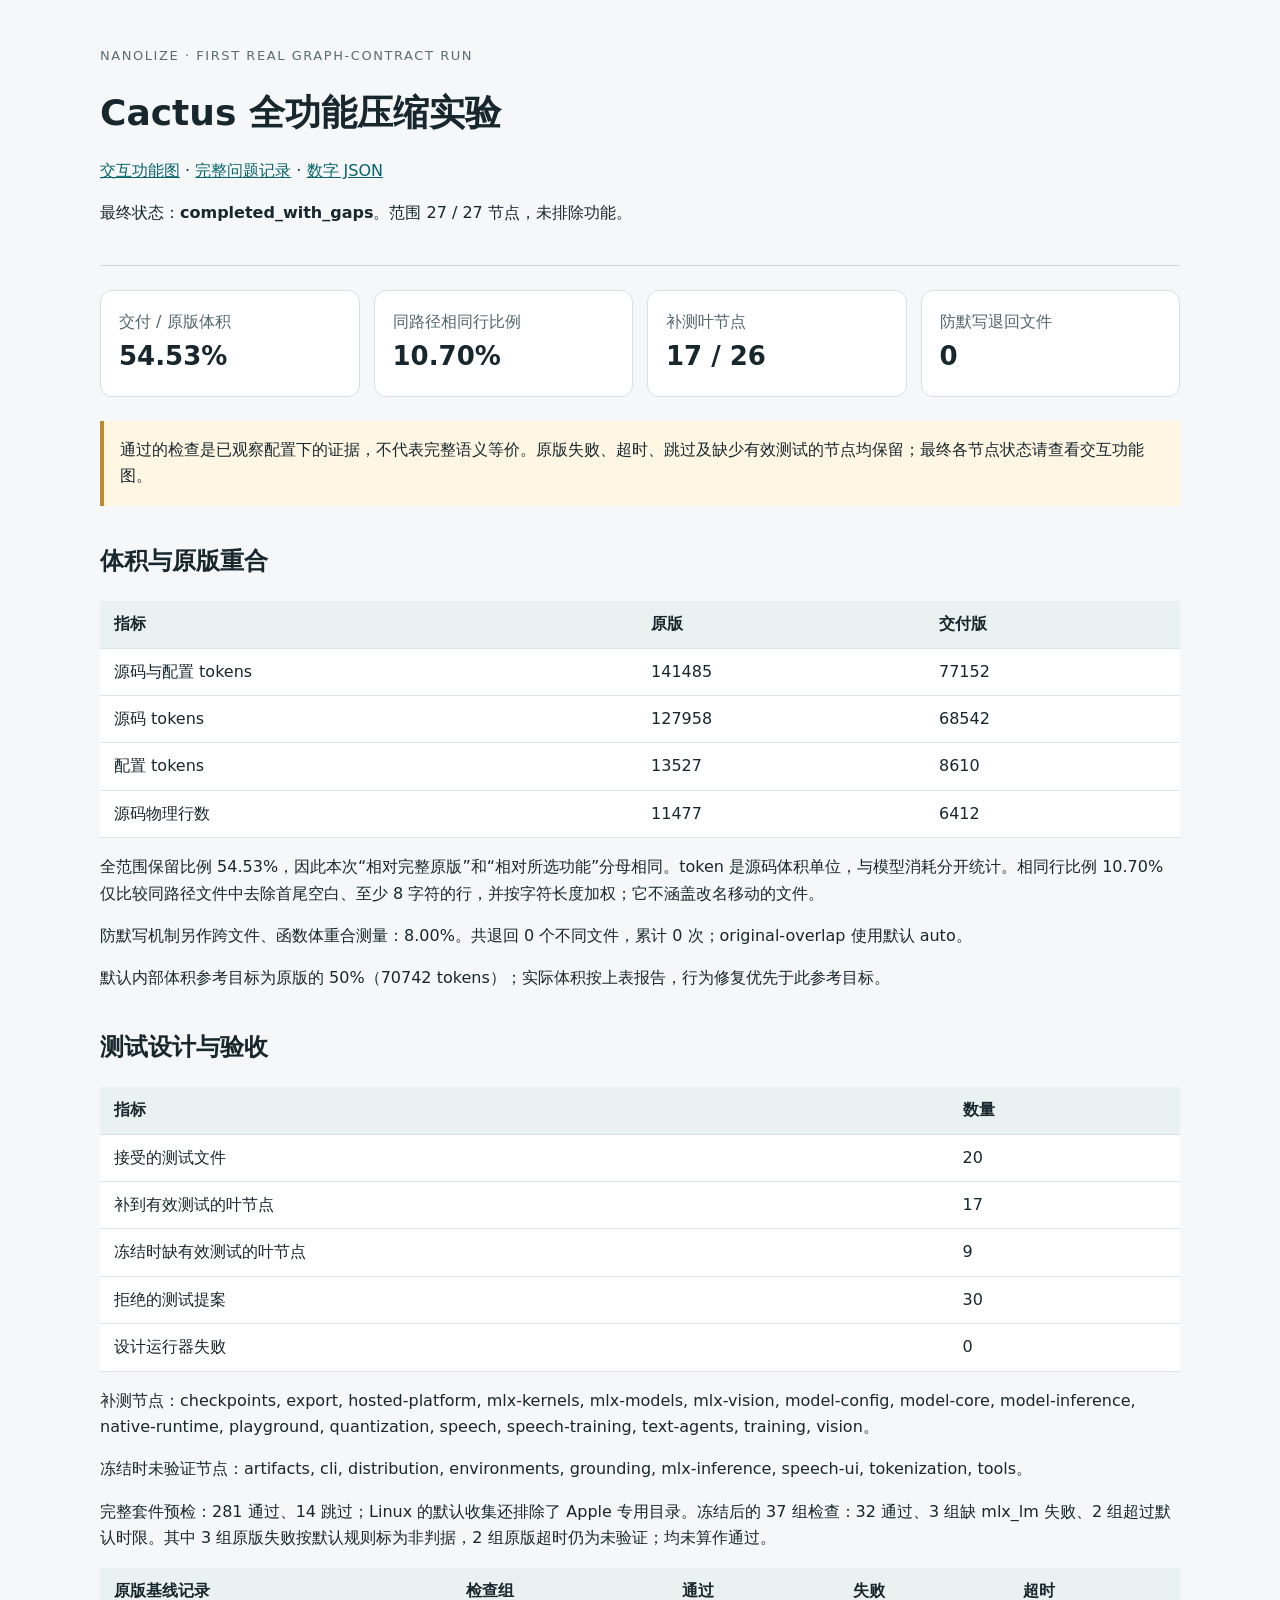
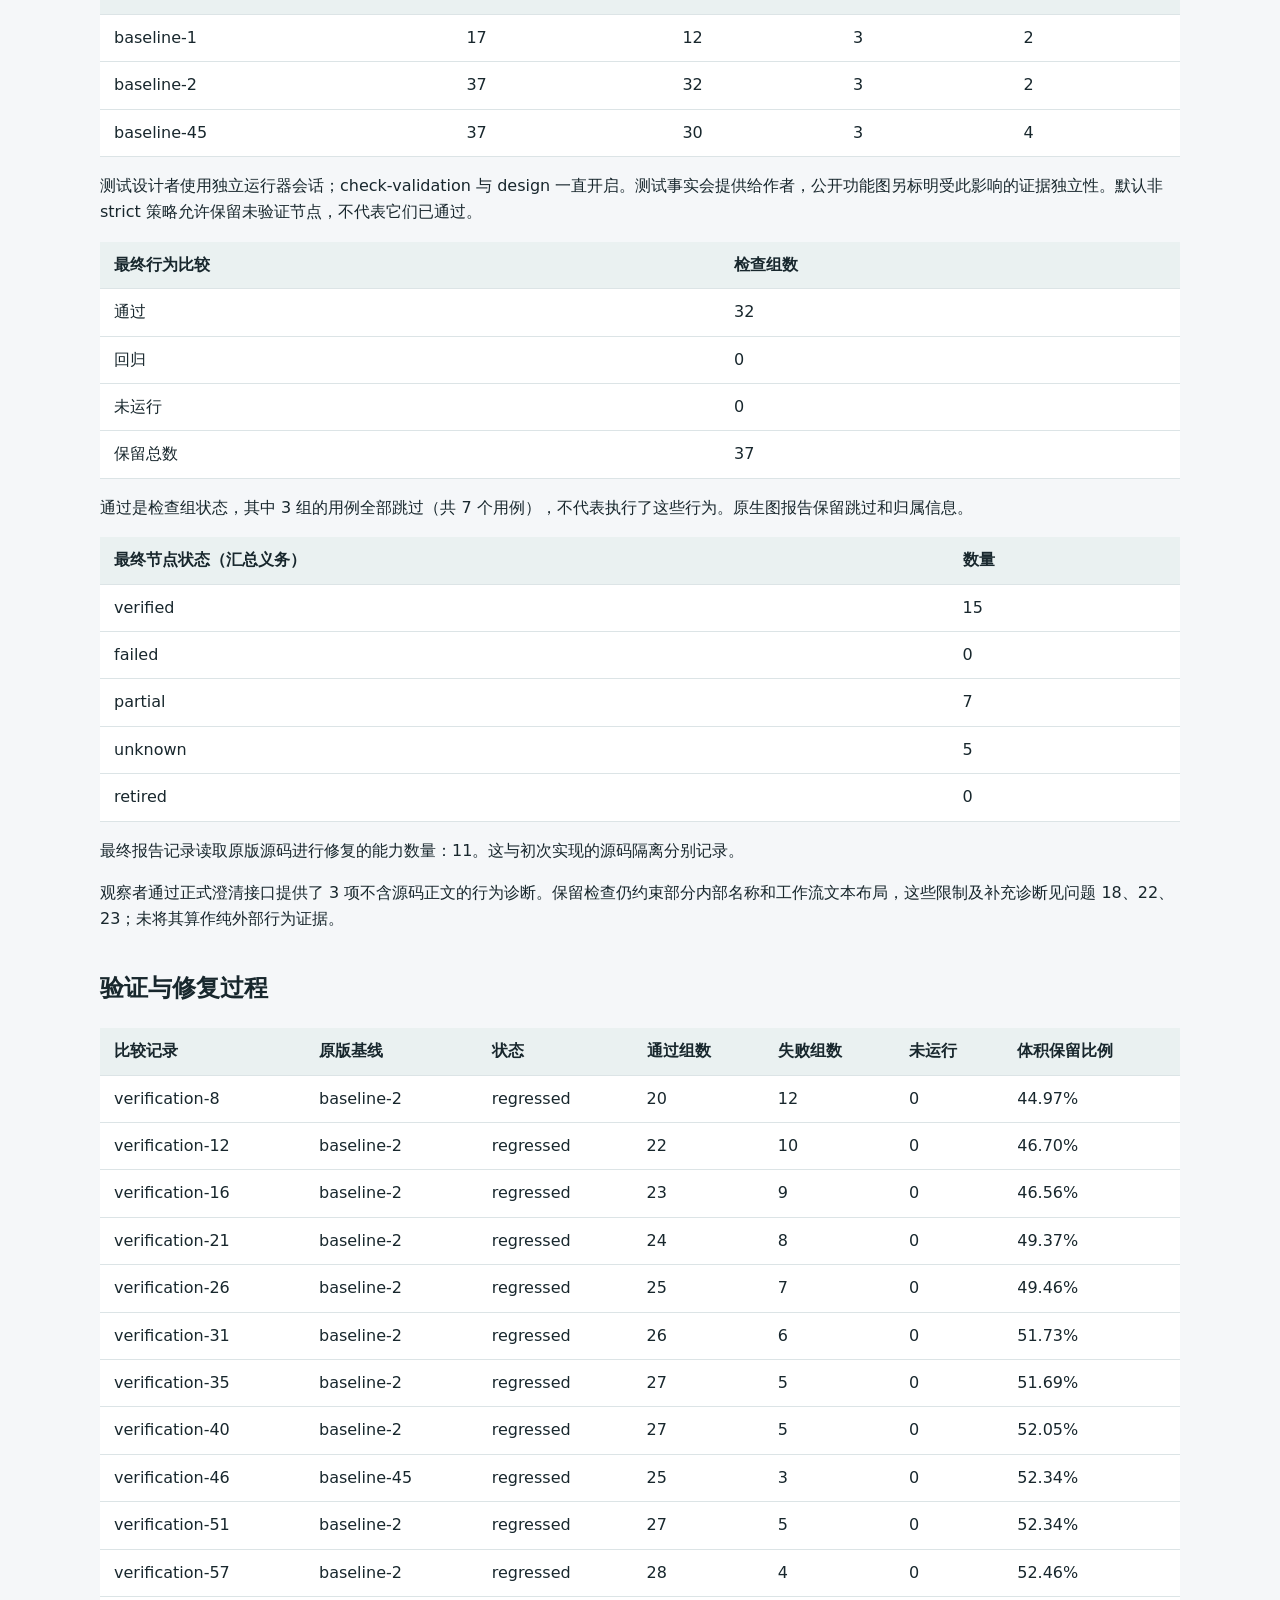
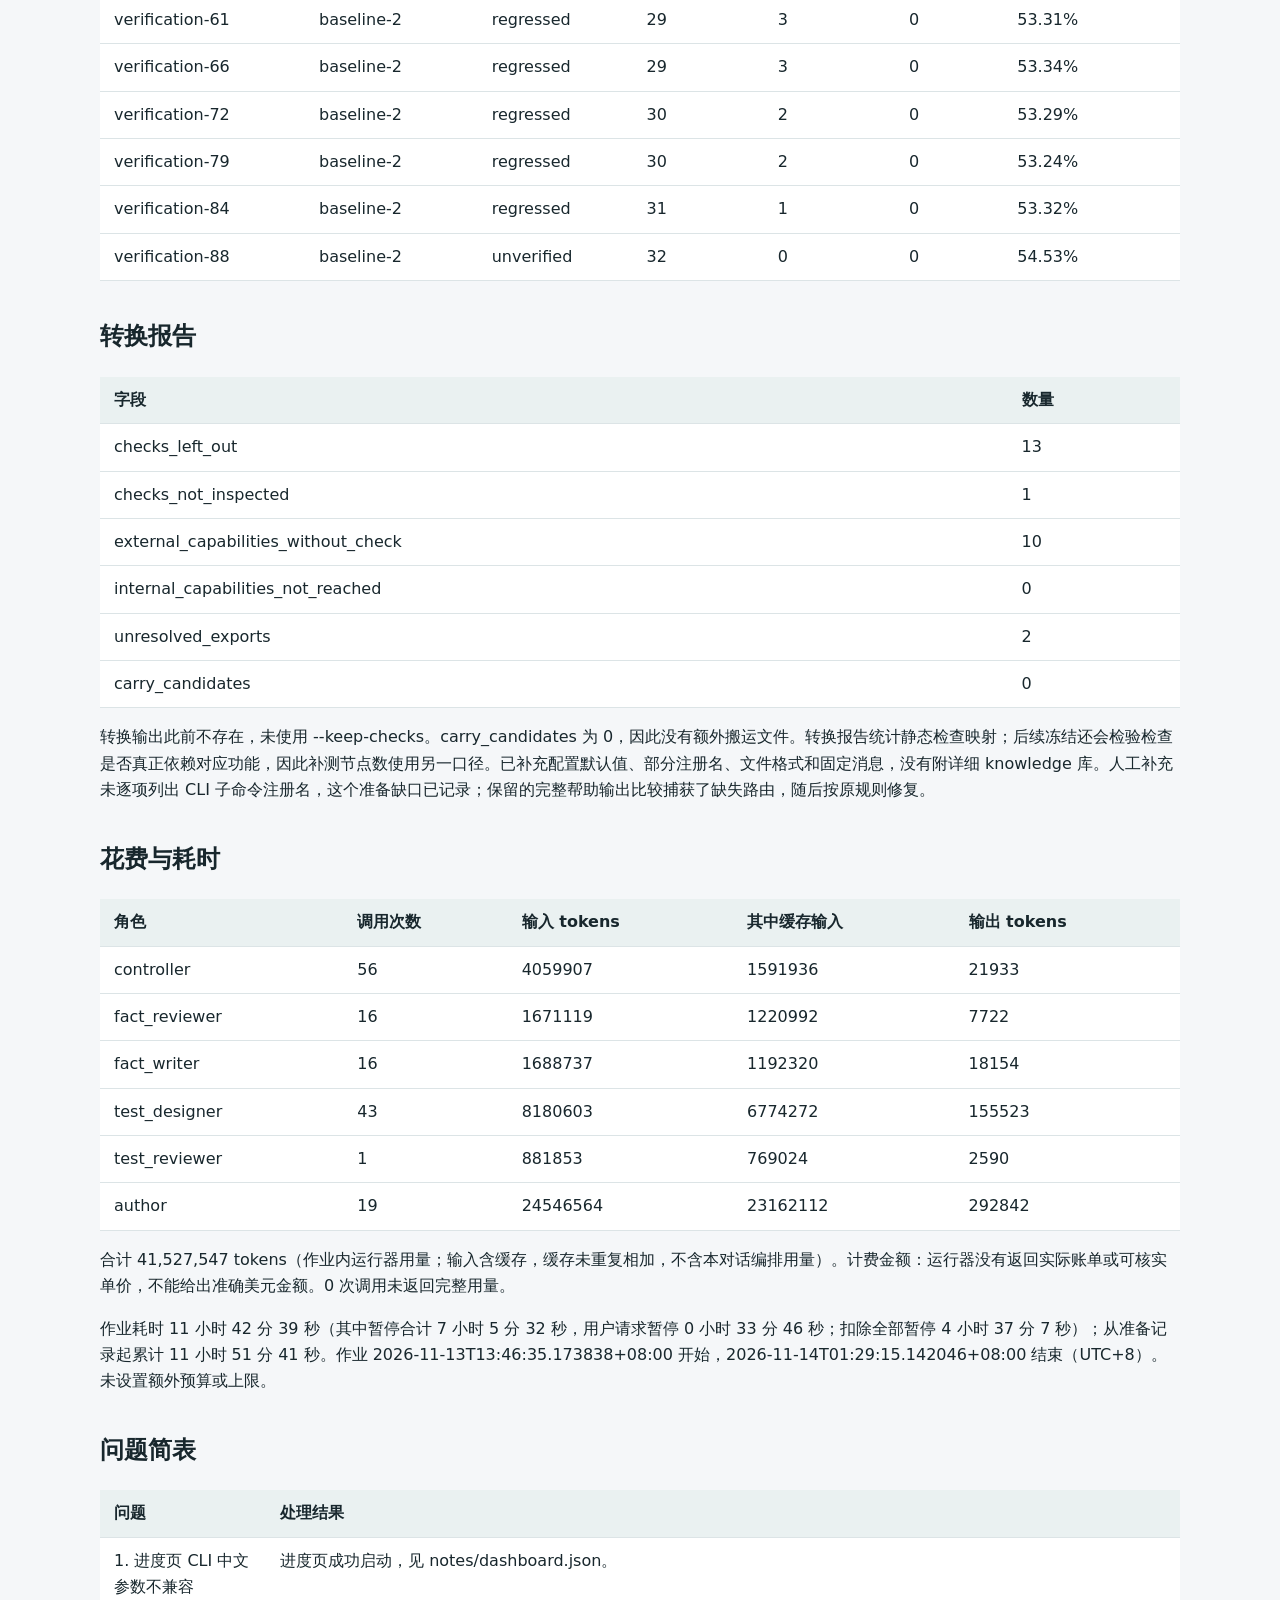
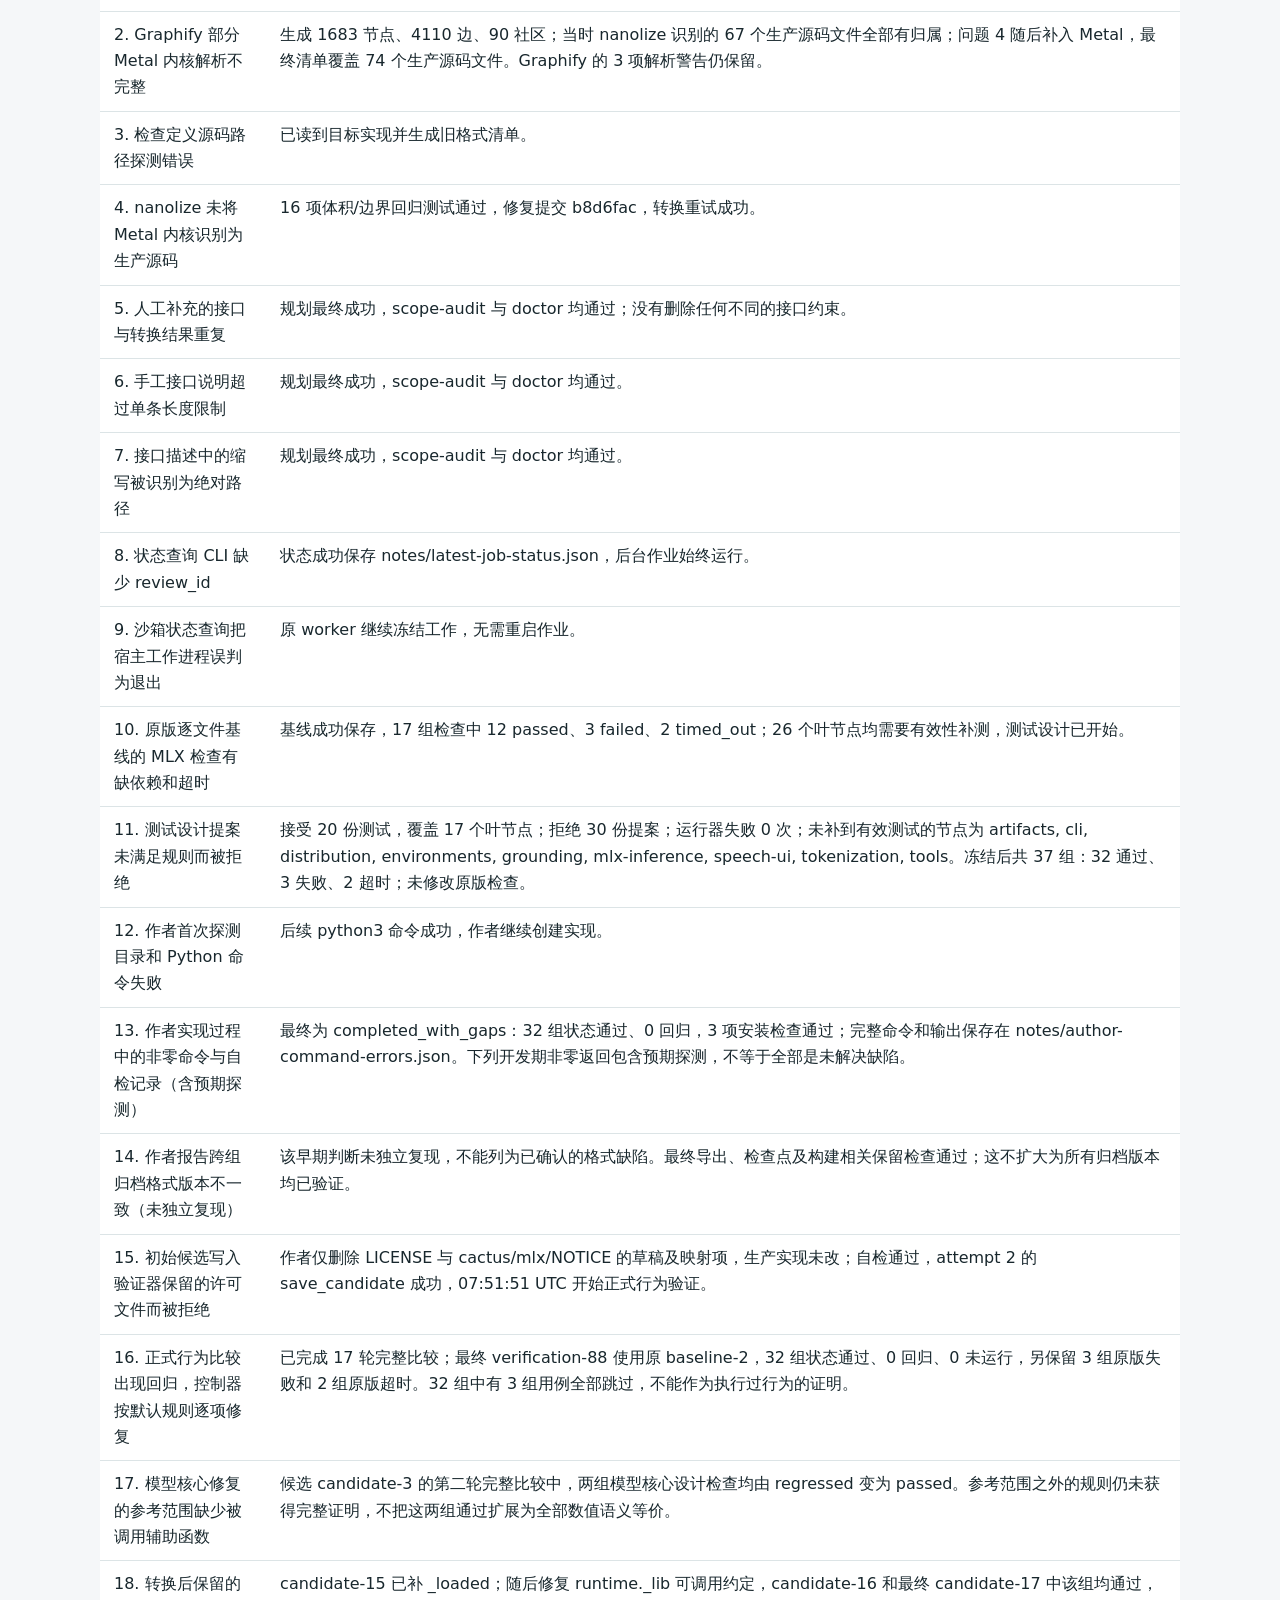
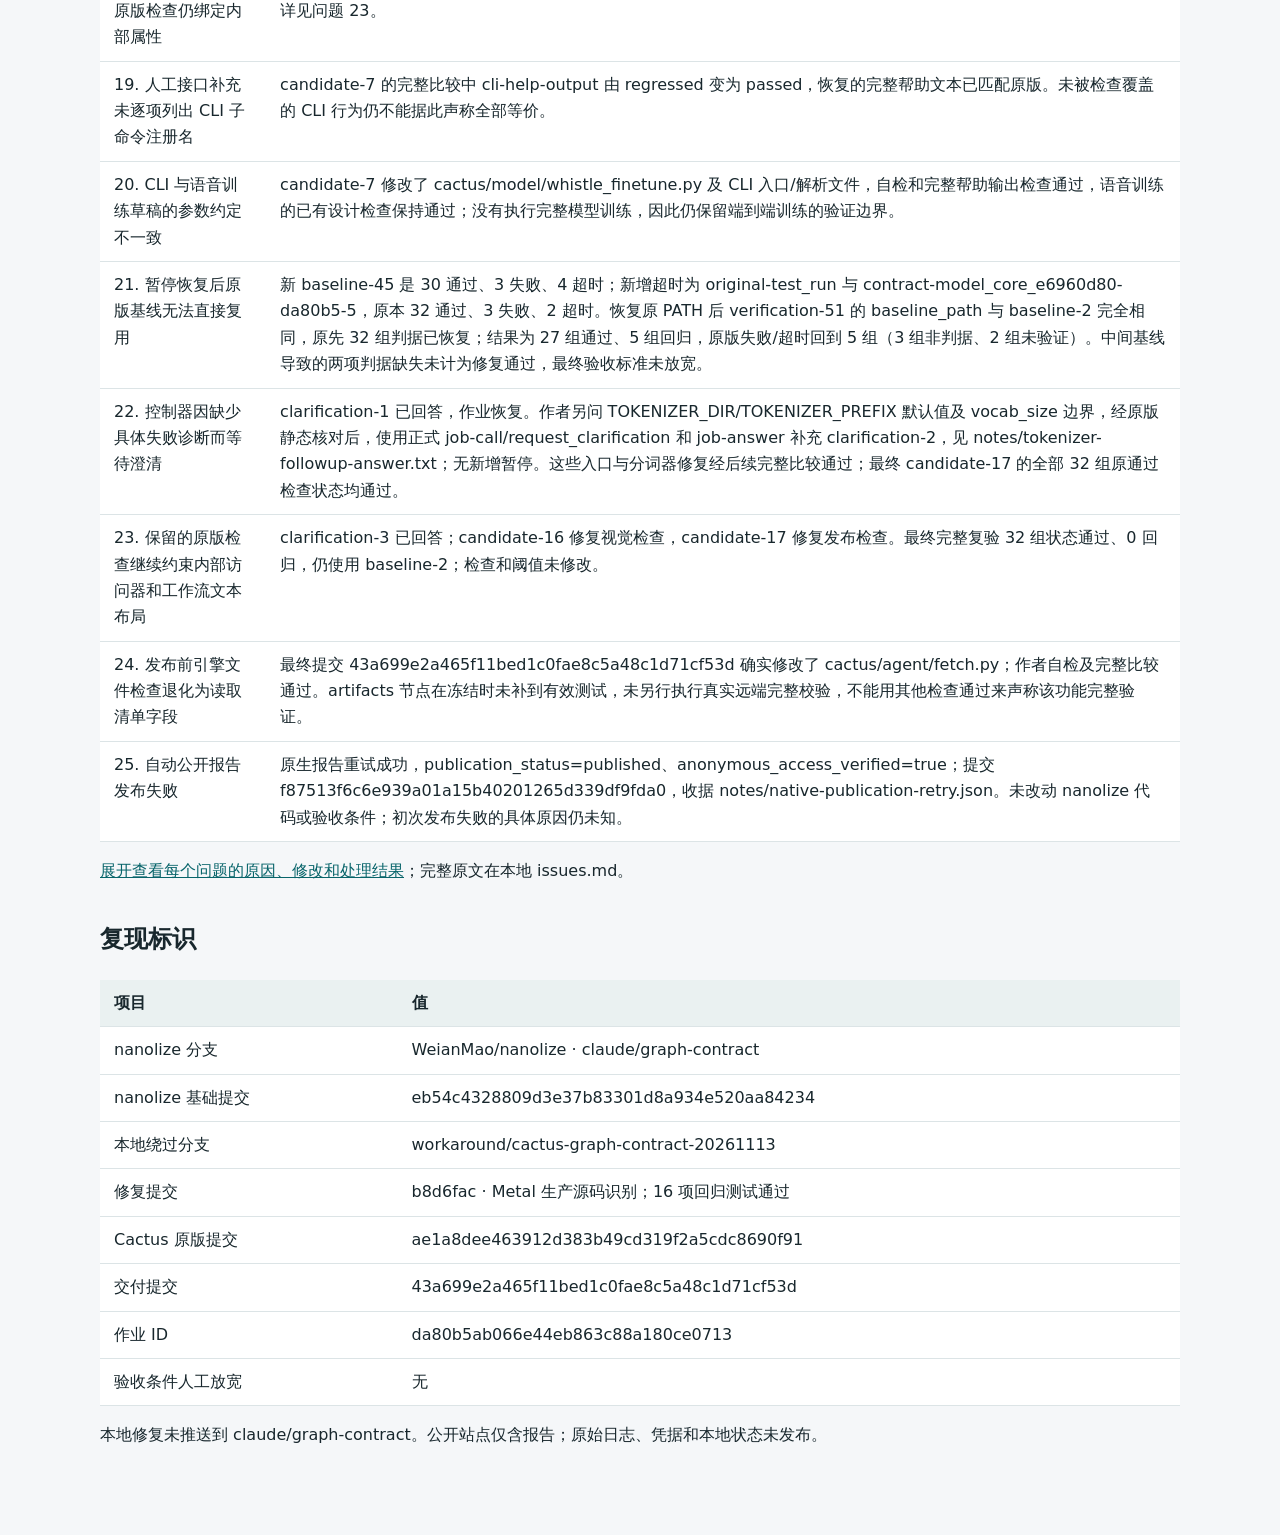
<file: cactus-graph-contract-20261113-full/run-details.html>
<!doctype html><html lang="zh-CN"><head><meta charset="utf-8"><meta name="viewport" content="width=device-width,initial-scale=1"><title>Cactus graph-contract · 实验记录</title><style>body{margin:0;background:#f5f7f9;color:#18272d;font:16px/1.65 system-ui,sans-serif}main{max-width:1080px;margin:auto;padding:32px 24px 70px}h1{font-size:36px;line-height:1.2}h2{margin-top:36px}a{color:#07646a}header{border-bottom:1px solid #cdd9da;padding-bottom:22px}.eyebrow{font-size:13px;letter-spacing:.12em;color:#596d72}.cards{display:grid;grid-template-columns:repeat(auto-fit,minmax(180px,1fr));gap:14px;margin:24px 0}.card{background:white;border:1px solid #d7e0e2;border-radius:12px;padding:18px}.card strong{display:block;font-size:26px}.card span{color:#52666b}.table-wrap{overflow:auto}table{border-collapse:collapse;width:100%;background:white}th,td{text-align:left;padding:10px 14px;border-bottom:1px solid #dce4e6;vertical-align:top}th{background:#eaf1f1}pre{white-space:pre-wrap;overflow-wrap:anywhere;font:14px/1.7 ui-monospace,monospace}details{background:white;border:1px solid #d7e0e2;border-radius:10px;margin:12px 0;padding:16px}summary{cursor:pointer;font-weight:650}.note{padding:16px;border-left:4px solid #bc8935;background:#fff6e4}code{overflow-wrap:anywhere}@media(max-width:500px){main{padding:24px 16px}h1{font-size:28px}.card strong{font-size:23px}th,td{padding:8px}}</style></head><body><main><header><p class="eyebrow">NANOLIZE · FIRST REAL GRAPH-CONTRACT RUN</p><h1>Cactus 全功能压缩实验</h1><p><a href="index.html">交互功能图</a> · <a href="issues.html">完整问题记录</a> · <a href="experiment.json">数字 JSON</a></p><p>最终状态：<strong>completed_with_gaps</strong>。范围 27 / 27 节点，未排除功能。</p></header><div class="cards"><div class="card"><span>交付 / 原版体积</span><strong>54.53%</strong></div><div class="card"><span>同路径相同行比例</span><strong>10.70%</strong></div><div class="card"><span>补测叶节点</span><strong>17 / 26</strong></div><div class="card"><span>防默写退回文件</span><strong>0</strong></div></div><p class="note">通过的检查是已观察配置下的证据，不代表完整语义等价。原版失败、超时、跳过及缺少有效测试的节点均保留；最终各节点状态请查看交互功能图。</p><h2>体积与原版重合</h2><div class="table-wrap"><table><thead><tr><th>指标</th><th>原版</th><th>交付版</th></tr></thead><tbody><tr><td>源码与配置 tokens</td><td>141485</td><td>77152</td></tr><tr><td>源码 tokens</td><td>127958</td><td>68542</td></tr><tr><td>配置 tokens</td><td>13527</td><td>8610</td></tr><tr><td>源码物理行数</td><td>11477</td><td>6412</td></tr></tbody></table></div><p>全范围保留比例 54.53%，因此本次“相对完整原版”和“相对所选功能”分母相同。token 是源码体积单位，与模型消耗分开统计。相同行比例 10.70% 仅比较同路径文件中去除首尾空白、至少 8 字符的行，并按字符长度加权；它不涵盖改名移动的文件。</p><p>防默写机制另作跨文件、函数体重合测量：8.00%。共退回 0 个不同文件，累计 0 次；original-overlap 使用默认 auto。</p><p>默认内部体积参考目标为原版的 50%（70742 tokens）；实际体积按上表报告，行为修复优先于此参考目标。</p><h2>测试设计与验收</h2><div class="table-wrap"><table><thead><tr><th>指标</th><th>数量</th></tr></thead><tbody><tr><td>接受的测试文件</td><td>20</td></tr><tr><td>补到有效测试的叶节点</td><td>17</td></tr><tr><td>冻结时缺有效测试的叶节点</td><td>9</td></tr><tr><td>拒绝的测试提案</td><td>30</td></tr><tr><td>设计运行器失败</td><td>0</td></tr></tbody></table></div><p>补测节点：checkpoints, export, hosted-platform, mlx-kernels, mlx-models, mlx-vision, model-config, model-core, model-inference, native-runtime, playground, quantization, speech, speech-training, text-agents, training, vision。</p><p>冻结时未验证节点：artifacts, cli, distribution, environments, grounding, mlx-inference, speech-ui, tokenization, tools。</p><p>完整套件预检：281 通过、14 跳过；Linux 的默认收集还排除了 Apple 专用目录。冻结后的 37 组检查：32 通过、3 组缺 mlx_lm 失败、2 组超过默认时限。其中 3 组原版失败按默认规则标为非判据，2 组原版超时仍为未验证；均未算作通过。</p><div class="table-wrap"><table><thead><tr><th>原版基线记录</th><th>检查组</th><th>通过</th><th>失败</th><th>超时</th></tr></thead><tbody><tr><td>baseline-1</td><td>17</td><td>12</td><td>3</td><td>2</td></tr><tr><td>baseline-2</td><td>37</td><td>32</td><td>3</td><td>2</td></tr><tr><td>baseline-45</td><td>37</td><td>30</td><td>3</td><td>4</td></tr></tbody></table></div><p>测试设计者使用独立运行器会话；check-validation 与 design 一直开启。测试事实会提供给作者，公开功能图另标明受此影响的证据独立性。默认非 strict 策略允许保留未验证节点，不代表它们已通过。</p><div class="table-wrap"><table><thead><tr><th>最终行为比较</th><th>检查组数</th></tr></thead><tbody><tr><td>通过</td><td>32</td></tr><tr><td>回归</td><td>0</td></tr><tr><td>未运行</td><td>0</td></tr><tr><td>保留总数</td><td>37</td></tr></tbody></table></div><p>通过是检查组状态，其中 3 组的用例全部跳过（共 7 个用例），不代表执行了这些行为。原生图报告保留跳过和归属信息。</p><div class="table-wrap"><table><thead><tr><th>最终节点状态（汇总义务）</th><th>数量</th></tr></thead><tbody><tr><td>verified</td><td>15</td></tr><tr><td>failed</td><td>0</td></tr><tr><td>partial</td><td>7</td></tr><tr><td>unknown</td><td>5</td></tr><tr><td>retired</td><td>0</td></tr></tbody></table></div><p>最终报告记录读取原版源码进行修复的能力数量：11。这与初次实现的源码隔离分别记录。</p><p>观察者通过正式澄清接口提供了 3 项不含源码正文的行为诊断。保留检查仍约束部分内部名称和工作流文本布局，这些限制及补充诊断见问题 18、22、23；未将其算作纯外部行为证据。</p><h2>验证与修复过程</h2><div class="table-wrap"><table><thead><tr><th>比较记录</th><th>原版基线</th><th>状态</th><th>通过组数</th><th>失败组数</th><th>未运行</th><th>体积保留比例</th></tr></thead><tbody><tr><td>verification-8</td><td>baseline-2</td><td>regressed</td><td>20</td><td>12</td><td>0</td><td>44.97%</td></tr><tr><td>verification-12</td><td>baseline-2</td><td>regressed</td><td>22</td><td>10</td><td>0</td><td>46.70%</td></tr><tr><td>verification-16</td><td>baseline-2</td><td>regressed</td><td>23</td><td>9</td><td>0</td><td>46.56%</td></tr><tr><td>verification-21</td><td>baseline-2</td><td>regressed</td><td>24</td><td>8</td><td>0</td><td>49.37%</td></tr><tr><td>verification-26</td><td>baseline-2</td><td>regressed</td><td>25</td><td>7</td><td>0</td><td>49.46%</td></tr><tr><td>verification-31</td><td>baseline-2</td><td>regressed</td><td>26</td><td>6</td><td>0</td><td>51.73%</td></tr><tr><td>verification-35</td><td>baseline-2</td><td>regressed</td><td>27</td><td>5</td><td>0</td><td>51.69%</td></tr><tr><td>verification-40</td><td>baseline-2</td><td>regressed</td><td>27</td><td>5</td><td>0</td><td>52.05%</td></tr><tr><td>verification-46</td><td>baseline-45</td><td>regressed</td><td>25</td><td>3</td><td>0</td><td>52.34%</td></tr><tr><td>verification-51</td><td>baseline-2</td><td>regressed</td><td>27</td><td>5</td><td>0</td><td>52.34%</td></tr><tr><td>verification-57</td><td>baseline-2</td><td>regressed</td><td>28</td><td>4</td><td>0</td><td>52.46%</td></tr><tr><td>verification-61</td><td>baseline-2</td><td>regressed</td><td>29</td><td>3</td><td>0</td><td>53.31%</td></tr><tr><td>verification-66</td><td>baseline-2</td><td>regressed</td><td>29</td><td>3</td><td>0</td><td>53.34%</td></tr><tr><td>verification-72</td><td>baseline-2</td><td>regressed</td><td>30</td><td>2</td><td>0</td><td>53.29%</td></tr><tr><td>verification-79</td><td>baseline-2</td><td>regressed</td><td>30</td><td>2</td><td>0</td><td>53.24%</td></tr><tr><td>verification-84</td><td>baseline-2</td><td>regressed</td><td>31</td><td>1</td><td>0</td><td>53.32%</td></tr><tr><td>verification-88</td><td>baseline-2</td><td>unverified</td><td>32</td><td>0</td><td>0</td><td>54.53%</td></tr></tbody></table></div><h2>转换报告</h2><div class="table-wrap"><table><thead><tr><th>字段</th><th>数量</th></tr></thead><tbody><tr><td>checks_left_out</td><td>13</td></tr><tr><td>checks_not_inspected</td><td>1</td></tr><tr><td>external_capabilities_without_check</td><td>10</td></tr><tr><td>internal_capabilities_not_reached</td><td>0</td></tr><tr><td>unresolved_exports</td><td>2</td></tr><tr><td>carry_candidates</td><td>0</td></tr></tbody></table></div><p>转换输出此前不存在，未使用 --keep-checks。carry_candidates 为 0，因此没有额外搬运文件。转换报告统计静态检查映射；后续冻结还会检验检查是否真正依赖对应功能，因此补测节点数使用另一口径。已补充配置默认值、部分注册名、文件格式和固定消息，没有附详细 knowledge 库。人工补充未逐项列出 CLI 子命令注册名，这个准备缺口已记录；保留的完整帮助输出比较捕获了缺失路由，随后按原规则修复。</p><h2>花费与耗时</h2><div class="table-wrap"><table><thead><tr><th>角色</th><th>调用次数</th><th>输入 tokens</th><th>其中缓存输入</th><th>输出 tokens</th></tr></thead><tbody><tr><td>controller</td><td>56</td><td>4059907</td><td>1591936</td><td>21933</td></tr><tr><td>fact_reviewer</td><td>16</td><td>1671119</td><td>1220992</td><td>7722</td></tr><tr><td>fact_writer</td><td>16</td><td>1688737</td><td>1192320</td><td>18154</td></tr><tr><td>test_designer</td><td>43</td><td>8180603</td><td>6774272</td><td>155523</td></tr><tr><td>test_reviewer</td><td>1</td><td>881853</td><td>769024</td><td>2590</td></tr><tr><td>author</td><td>19</td><td>24546564</td><td>23162112</td><td>292842</td></tr></tbody></table></div><p>合计 41,527,547 tokens（作业内运行器用量；输入含缓存，缓存未重复相加，不含本对话编排用量）。计费金额：运行器没有返回实际账单或可核实单价，不能给出准确美元金额。0 次调用未返回完整用量。</p><p>作业耗时 11 小时 42 分 39 秒（其中暂停合计 7 小时 5 分 32 秒，用户请求暂停 0 小时 33 分 46 秒；扣除全部暂停 4 小时 37 分 7 秒）；从准备记录起累计 11 小时 51 分 41 秒。作业 2026-11-13T13:46:35.173838+08:00 开始，2026-11-14T01:29:15.142046+08:00 结束（UTC+8）。未设置额外预算或上限。</p><h2>问题简表</h2><div class="table-wrap"><table><thead><tr><th>问题</th><th>处理结果</th></tr></thead><tbody><tr><td>1. 进度页 CLI 中文参数不兼容</td><td>进度页成功启动，见 notes/dashboard.json。</td></tr><tr><td>2. Graphify 部分 Metal 内核解析不完整</td><td>生成 1683 节点、4110 边、90 社区；当时 nanolize 识别的 67 个生产源码文件全部有归属；问题 4 随后补入 Metal，最终清单覆盖 74 个生产源码文件。Graphify 的 3 项解析警告仍保留。</td></tr><tr><td>3. 检查定义源码路径探测错误</td><td>已读到目标实现并生成旧格式清单。</td></tr><tr><td>4. nanolize 未将 Metal 内核识别为生产源码</td><td>16 项体积/边界回归测试通过，修复提交 b8d6fac，转换重试成功。</td></tr><tr><td>5. 人工补充的接口与转换结果重复</td><td>规划最终成功，scope-audit 与 doctor 均通过；没有删除任何不同的接口约束。</td></tr><tr><td>6. 手工接口说明超过单条长度限制</td><td>规划最终成功，scope-audit 与 doctor 均通过。</td></tr><tr><td>7. 接口描述中的缩写被识别为绝对路径</td><td>规划最终成功，scope-audit 与 doctor 均通过。</td></tr><tr><td>8. 状态查询 CLI 缺少 review_id</td><td>状态成功保存 notes/latest-job-status.json，后台作业始终运行。</td></tr><tr><td>9. 沙箱状态查询把宿主工作进程误判为退出</td><td>原 worker 继续冻结工作，无需重启作业。</td></tr><tr><td>10. 原版逐文件基线的 MLX 检查有缺依赖和超时</td><td>基线成功保存，17 组检查中 12 passed、3 failed、2 timed_out；26 个叶节点均需要有效性补测，测试设计已开始。</td></tr><tr><td>11. 测试设计提案未满足规则而被拒绝</td><td>接受 20 份测试，覆盖 17 个叶节点；拒绝 30 份提案；运行器失败 0 次；未补到有效测试的节点为 artifacts, cli, distribution, environments, grounding, mlx-inference, speech-ui, tokenization, tools。冻结后共 37 组：32 通过、3 失败、2 超时；未修改原版检查。</td></tr><tr><td>12. 作者首次探测目录和 Python 命令失败</td><td>后续 python3 命令成功，作者继续创建实现。</td></tr><tr><td>13. 作者实现过程中的非零命令与自检记录（含预期探测）</td><td>最终为 completed_with_gaps：32 组状态通过、0 回归，3 项安装检查通过；完整命令和输出保存在 notes/author-command-errors.json。下列开发期非零返回包含预期探测，不等于全部是未解决缺陷。</td></tr><tr><td>14. 作者报告跨组归档格式版本不一致（未独立复现）</td><td>该早期判断未独立复现，不能列为已确认的格式缺陷。最终导出、检查点及构建相关保留检查通过；这不扩大为所有归档版本均已验证。</td></tr><tr><td>15. 初始候选写入验证器保留的许可文件而被拒绝</td><td>作者仅删除 LICENSE 与 cactus/mlx/NOTICE 的草稿及映射项，生产实现未改；自检通过，attempt 2 的 save_candidate 成功，07:51:51 UTC 开始正式行为验证。</td></tr><tr><td>16. 正式行为比较出现回归，控制器按默认规则逐项修复</td><td>已完成 17 轮完整比较；最终 verification-88 使用原 baseline-2，32 组状态通过、0 回归、0 未运行，另保留 3 组原版失败和 2 组原版超时。32 组中有 3 组用例全部跳过，不能作为执行过行为的证明。</td></tr><tr><td>17. 模型核心修复的参考范围缺少被调用辅助函数</td><td>候选 candidate-3 的第二轮完整比较中，两组模型核心设计检查均由 regressed 变为 passed。参考范围之外的规则仍未获得完整证明，不把这两组通过扩展为全部数值语义等价。</td></tr><tr><td>18. 转换后保留的原版检查仍绑定内部属性</td><td>candidate-15 已补 _loaded；随后修复 runtime._lib 可调用约定，candidate-16 和最终 candidate-17 中该组均通过，详见问题 23。</td></tr><tr><td>19. 人工接口补充未逐项列出 CLI 子命令注册名</td><td>candidate-7 的完整比较中 cli-help-output 由 regressed 变为 passed，恢复的完整帮助文本已匹配原版。未被检查覆盖的 CLI 行为仍不能据此声称全部等价。</td></tr><tr><td>20. CLI 与语音训练草稿的参数约定不一致</td><td>candidate-7 修改了 cactus/model/whistle_finetune.py 及 CLI 入口/解析文件，自检和完整帮助输出检查通过，语音训练的已有设计检查保持通过；没有执行完整模型训练，因此仍保留端到端训练的验证边界。</td></tr><tr><td>21. 暂停恢复后原版基线无法直接复用</td><td>新 baseline-45 是 30 通过、3 失败、4 超时；新增超时为 original-test_run 与 contract-model_core_e6960d80-da80b5-5，原本 32 通过、3 失败、2 超时。恢复原 PATH 后 verification-51 的 baseline_path 与 baseline-2 完全相同，原先 32 组判据已恢复；结果为 27 组通过、5 组回归，原版失败/超时回到 5 组（3 组非判据、2 组未验证）。中间基线导致的两项判据缺失未计为修复通过，最终验收标准未放宽。</td></tr><tr><td>22. 控制器因缺少具体失败诊断而等待澄清</td><td>clarification-1 已回答，作业恢复。作者另问 TOKENIZER_DIR/TOKENIZER_PREFIX 默认值及 vocab_size 边界，经原版静态核对后，使用正式 job-call/request_clarification 和 job-answer 补充 clarification-2，见 notes/tokenizer-followup-answer.txt；无新增暂停。这些入口与分词器修复经后续完整比较通过；最终 candidate-17 的全部 32 组原通过检查状态均通过。</td></tr><tr><td>23. 保留的原版检查继续约束内部访问器和工作流文本布局</td><td>clarification-3 已回答；candidate-16 修复视觉检查，candidate-17 修复发布检查。最终完整复验 32 组状态通过、0 回归，仍使用 baseline-2；检查和阈值未修改。</td></tr><tr><td>24. 发布前引擎文件检查退化为读取清单字段</td><td>最终提交 43a699e2a465f11bed1c0fae8c5a48c1d71cf53d 确实修改了 cactus/agent/fetch.py；作者自检及完整比较通过。artifacts 节点在冻结时未补到有效测试，未另行执行真实远端完整校验，不能用其他检查通过来声称该功能完整验证。</td></tr><tr><td>25. 自动公开报告发布失败</td><td>原生报告重试成功，publication_status=published、anonymous_access_verified=true；提交 f87513f6c6e939a01a15b40201265d339df9fda0，收据 notes/native-publication-retry.json。未改动 nanolize 代码或验收条件；初次发布失败的具体原因仍未知。</td></tr></tbody></table></div><p><a href="issues.html">展开查看每个问题的原因、修改和处理结果</a>；完整原文在本地 issues.md。</p><h2>复现标识</h2><div class="table-wrap"><table><thead><tr><th>项目</th><th>值</th></tr></thead><tbody><tr><td>nanolize 分支</td><td>WeianMao/nanolize · claude/graph-contract</td></tr><tr><td>nanolize 基础提交</td><td>eb54c4328809d3e37b83301d8a934e520aa84234</td></tr><tr><td>本地绕过分支</td><td>workaround/cactus-graph-contract-20261113</td></tr><tr><td>修复提交</td><td>b8d6fac · Metal 生产源码识别；16 项回归测试通过</td></tr><tr><td>Cactus 原版提交</td><td>ae1a8dee463912d383b49cd319f2a5cdc8690f91</td></tr><tr><td>交付提交</td><td>43a699e2a465f11bed1c0fae8c5a48c1d71cf53d</td></tr><tr><td>作业 ID</td><td>da80b5ab066e44eb863c88a180ce0713</td></tr><tr><td>验收条件人工放宽</td><td>无</td></tr></tbody></table></div><p>本地修复未推送到 claude/graph-contract。公开站点仅含报告；原始日志、凭据和本地状态未发布。</p></main></body></html>
</file>
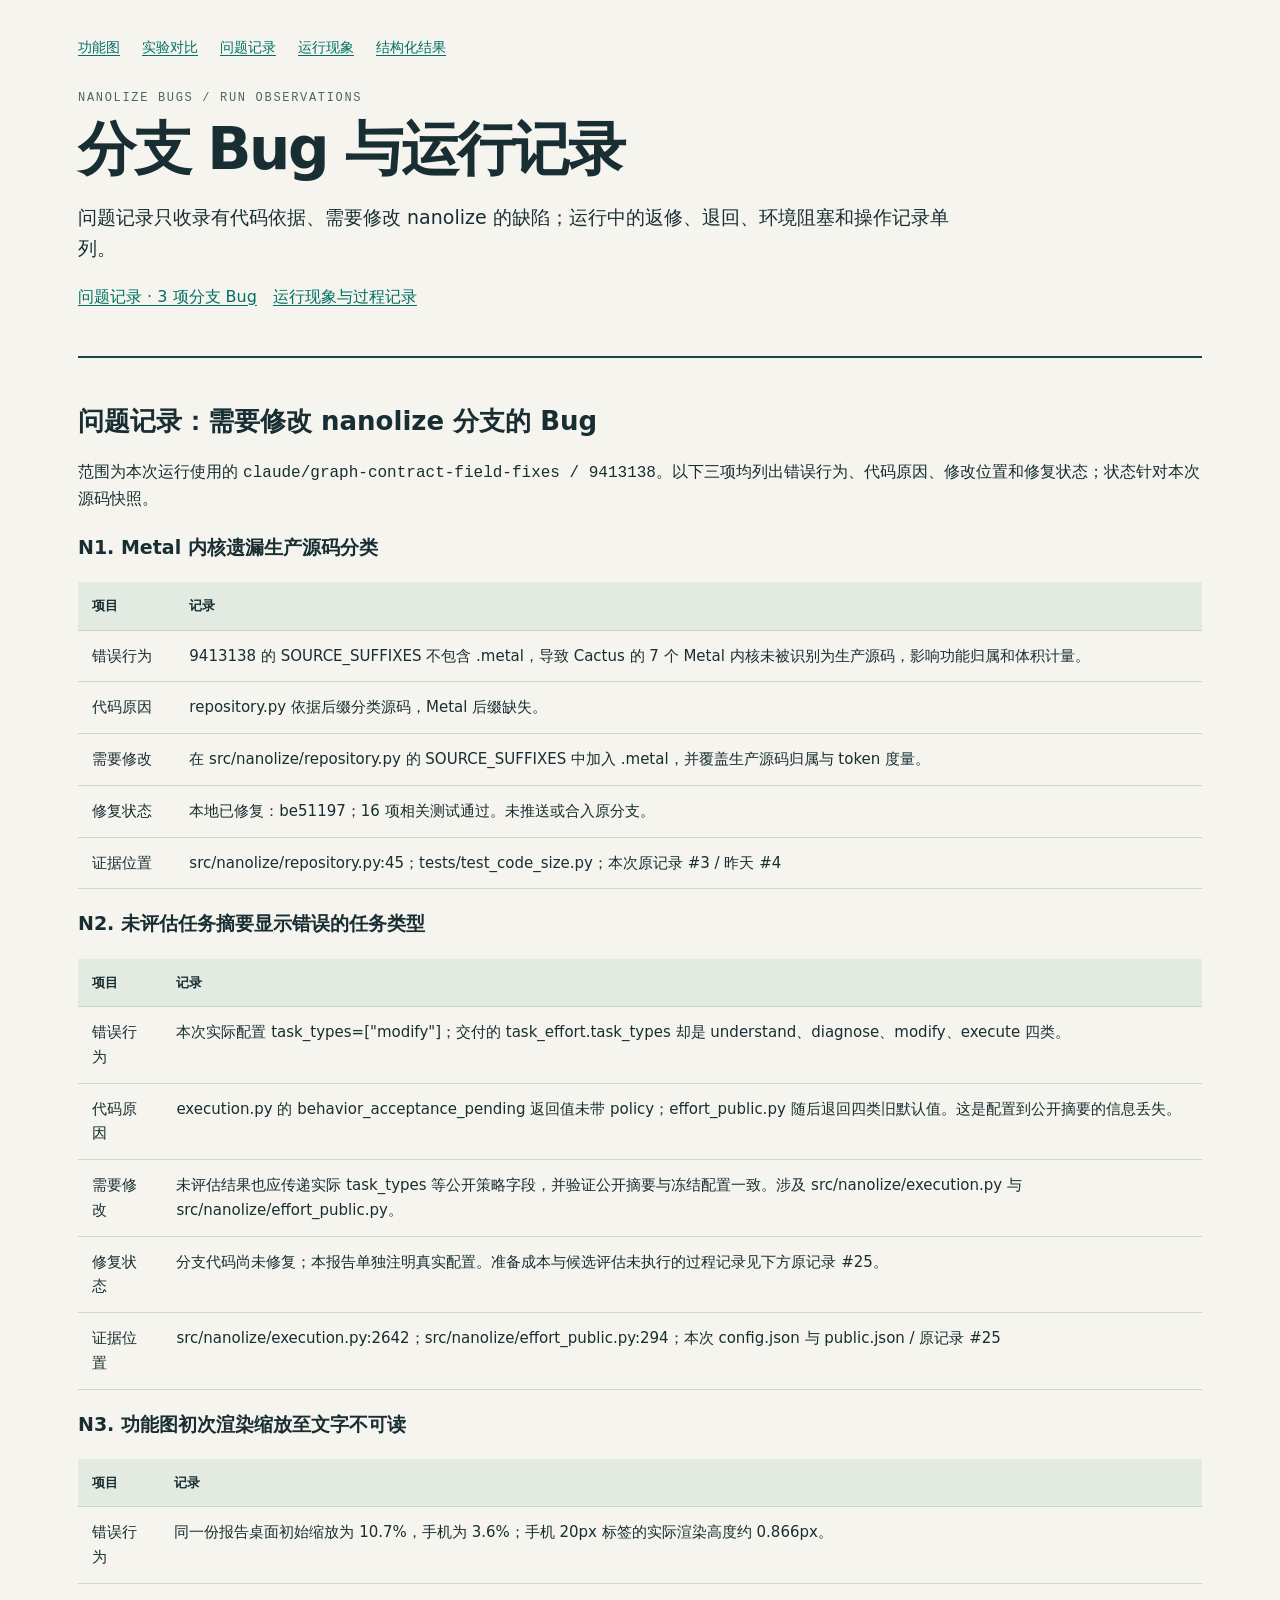
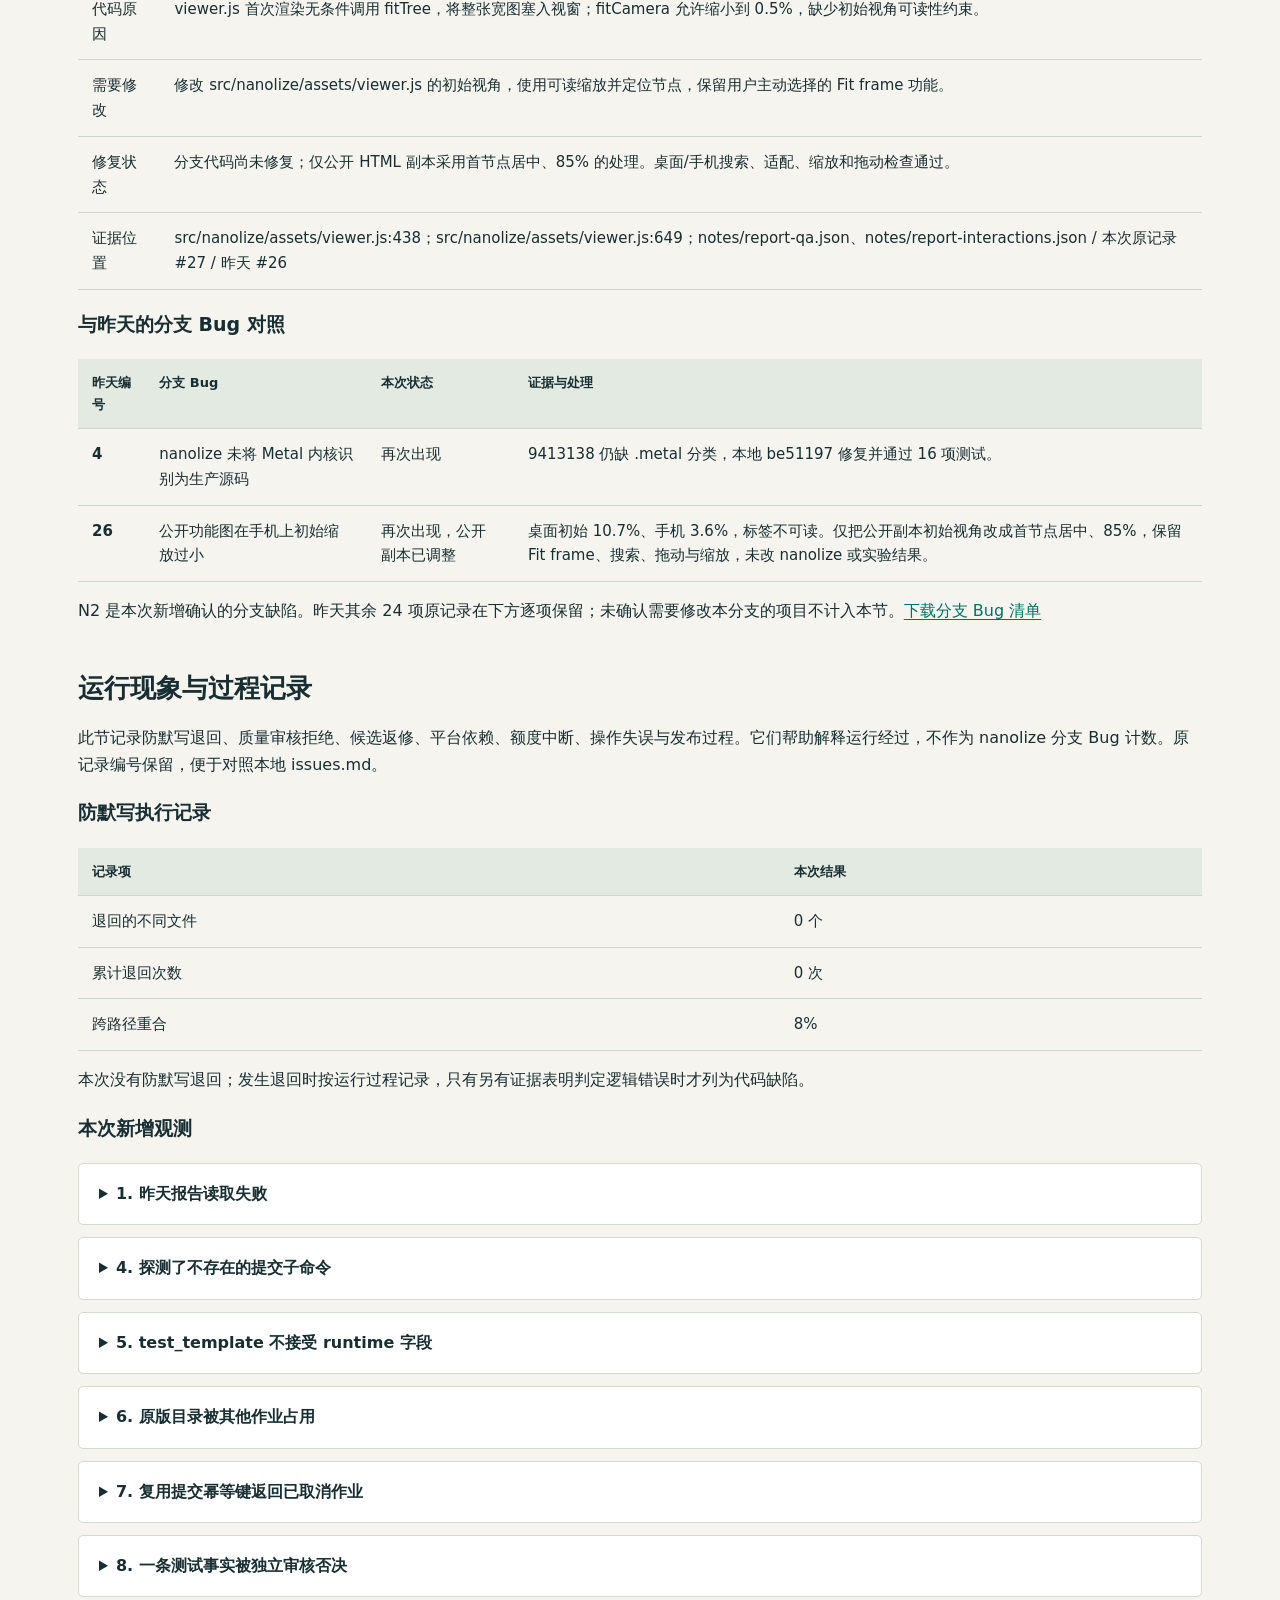
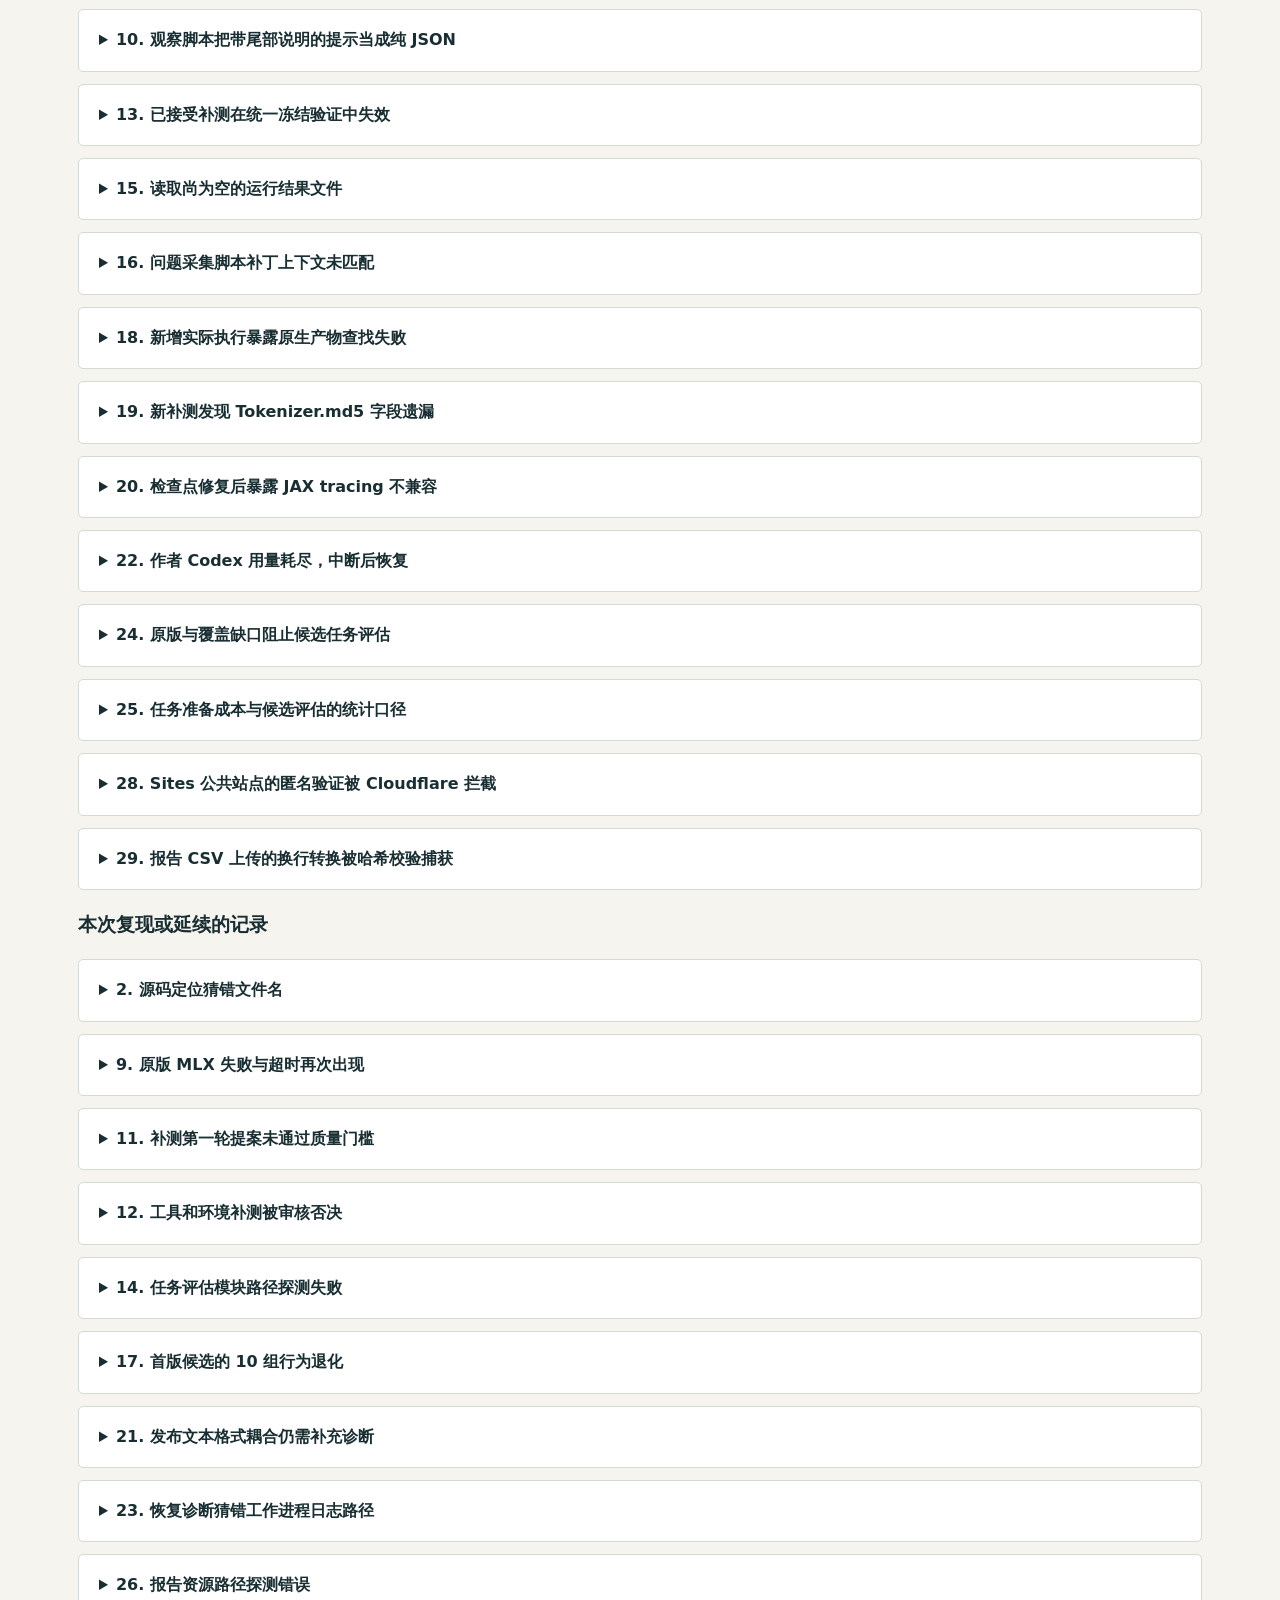
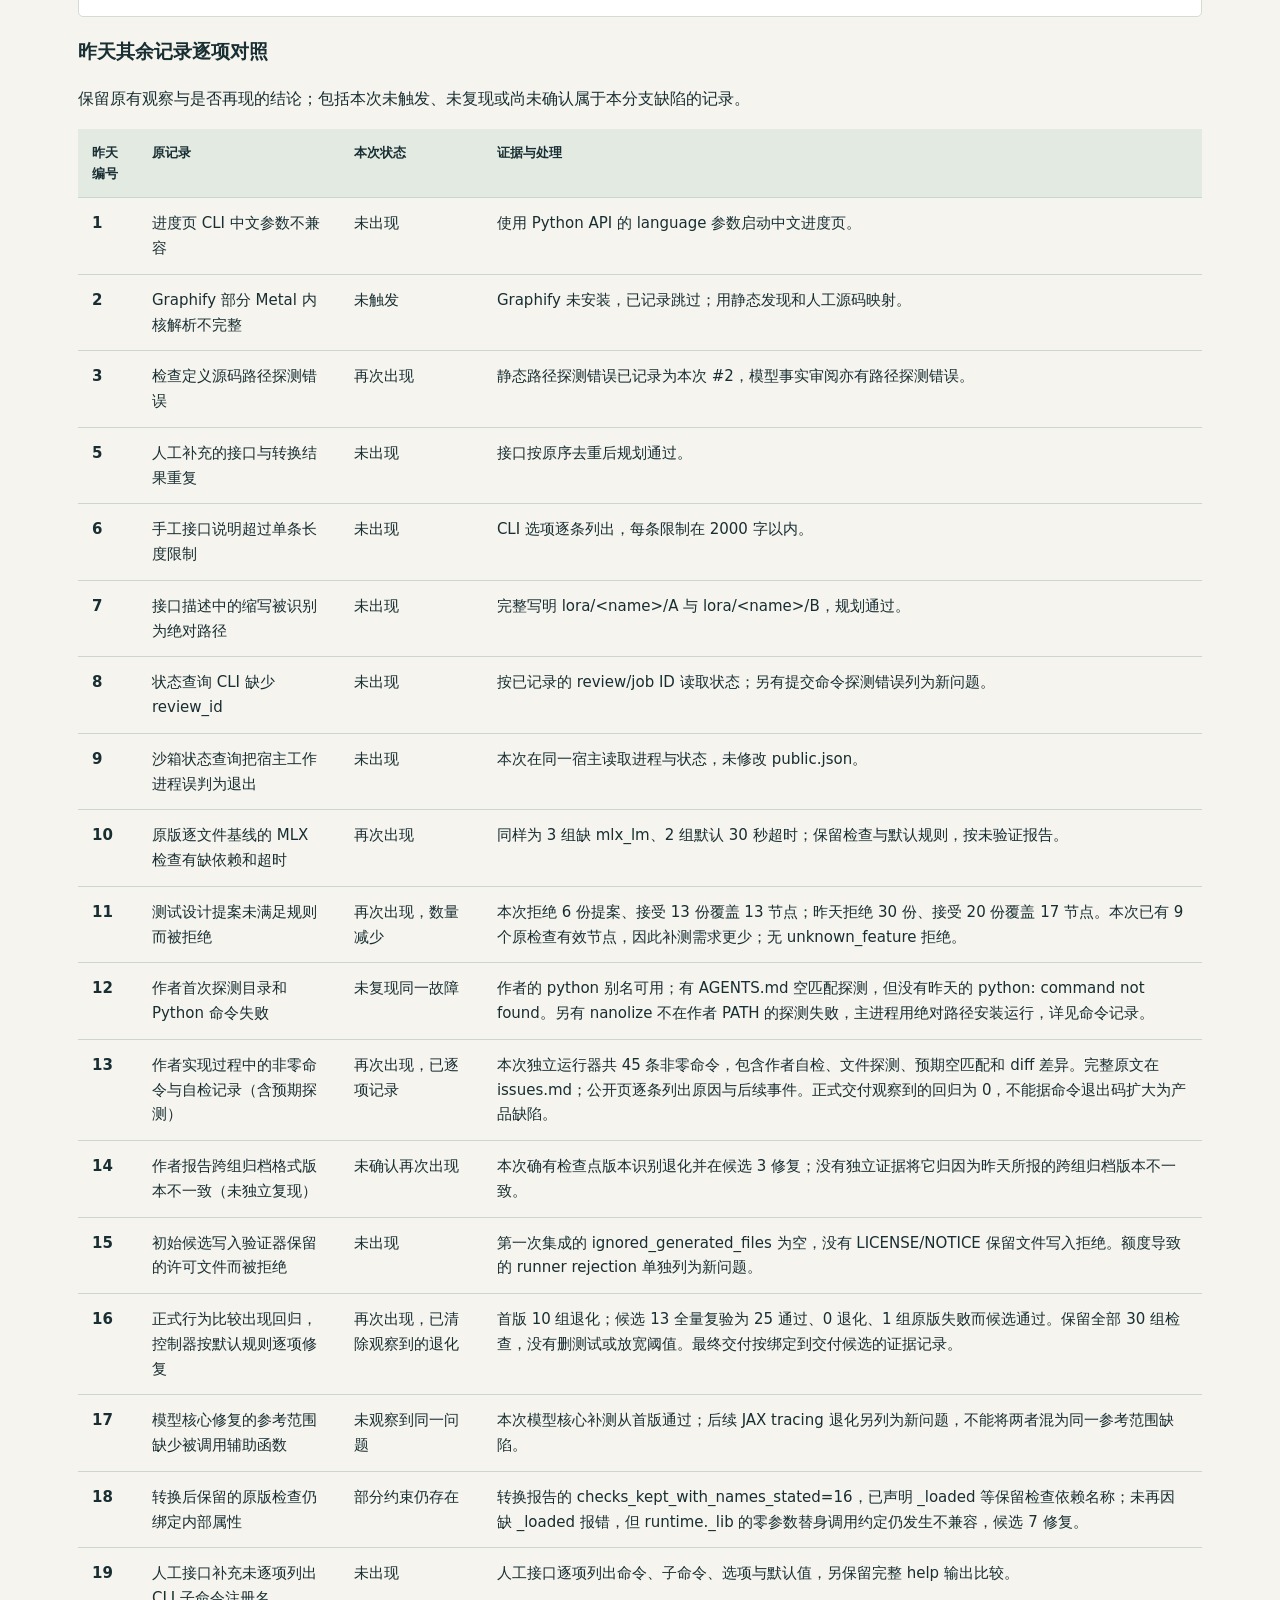
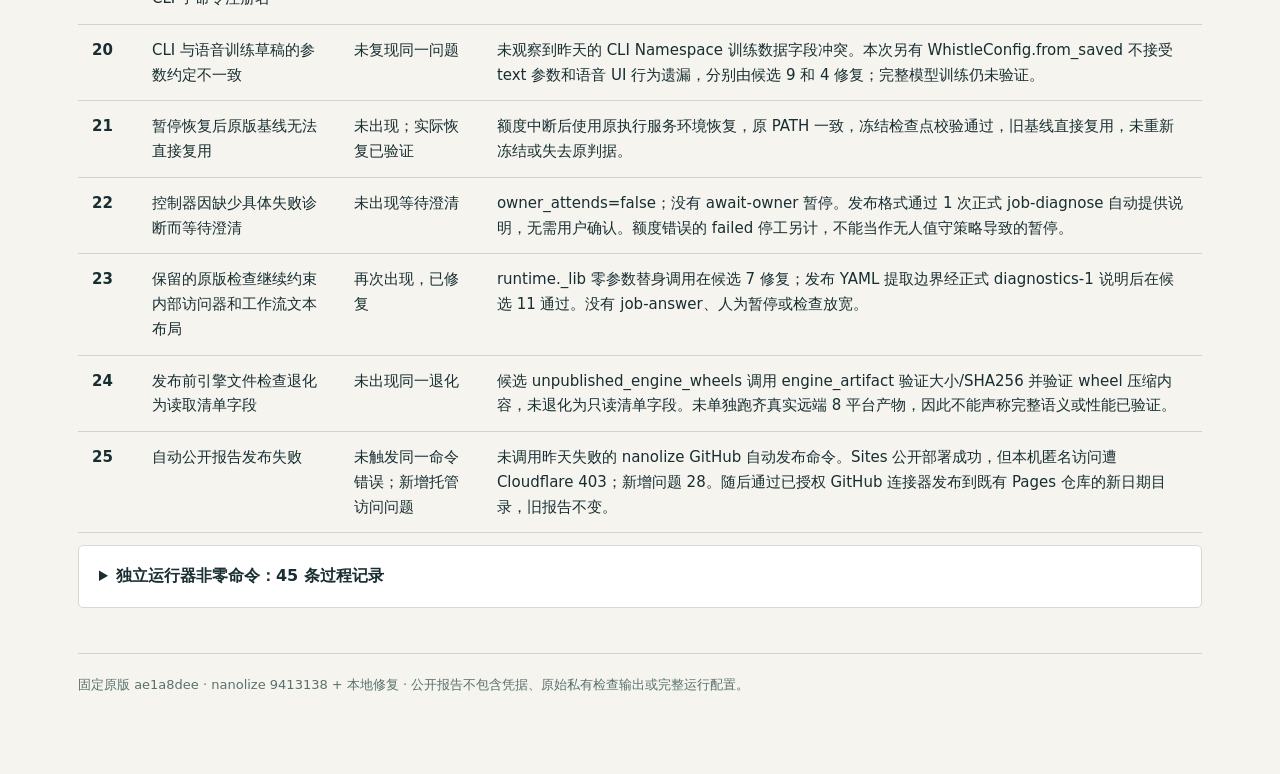
<file: cactus-graph-contract-20261114-final/issues.html>
<!doctype html><html lang="zh-CN"><head><meta charset="utf-8"><meta name="viewport" content="width=device-width,initial-scale=1"><title>Cactus 9413138 · 分支 Bug 与运行记录</title><link rel="stylesheet" href="experiment.css"></head><body><main><nav><a href="index.html">功能图</a><a href="run-details.html">实验对比</a><a href="issues.html#branch-bugs">问题记录</a><a href="issues.html#run-observations">运行现象</a><a href="experiment.json">结构化结果</a></nav><header><p class="eyebrow">NANOLIZE BUGS / RUN OBSERVATIONS</p><h1>分支 Bug 与运行记录</h1><p class="lead">问题记录只收录有代码依据、需要修改 nanolize 的缺陷；运行中的返修、退回、环境阻塞和操作记录单列。</p><p><a href="#branch-bugs">问题记录 · 3 项分支 Bug</a>　<a href="#run-observations">运行现象与过程记录</a></p></header><section id="branch-bugs" aria-labelledby="branch-bugs-title"><h2 id="branch-bugs-title">问题记录：需要修改 nanolize 分支的 Bug</h2><p>范围为本次运行使用的 <code>claude/graph-contract-field-fixes / 9413138</code>。以下三项均列出错误行为、代码原因、修改位置和修复状态；状态针对本次源码快照。</p><article id="bug-N1"><h3>N1. Metal 内核遗漏生产源码分类</h3><div class="table-wrap"><table><thead><tr><th>项目</th><th>记录</th></tr></thead><tbody><tr><td>错误行为</td><td>9413138 的 SOURCE_SUFFIXES 不包含 .metal，导致 Cactus 的 7 个 Metal 内核未被识别为生产源码，影响功能归属和体积计量。</td></tr><tr><td>代码原因</td><td>repository.py 依据后缀分类源码，Metal 后缀缺失。</td></tr><tr><td>需要修改</td><td>在 src/nanolize/repository.py 的 SOURCE_SUFFIXES 中加入 .metal，并覆盖生产源码归属与 token 度量。</td></tr><tr><td>修复状态</td><td>本地已修复：be51197；16 项相关测试通过。未推送或合入原分支。</td></tr><tr><td>证据位置</td><td>src/nanolize/repository.py:45；tests/test_code_size.py；本次原记录 #3 / 昨天 #4</td></tr></tbody></table></div></article><article id="bug-N2"><h3>N2. 未评估任务摘要显示错误的任务类型</h3><div class="table-wrap"><table><thead><tr><th>项目</th><th>记录</th></tr></thead><tbody><tr><td>错误行为</td><td>本次实际配置 task_types=[&quot;modify&quot;]；交付的 task_effort.task_types 却是 understand、diagnose、modify、execute 四类。</td></tr><tr><td>代码原因</td><td>execution.py 的 behavior_acceptance_pending 返回值未带 policy；effort_public.py 随后退回四类旧默认值。这是配置到公开摘要的信息丢失。</td></tr><tr><td>需要修改</td><td>未评估结果也应传递实际 task_types 等公开策略字段，并验证公开摘要与冻结配置一致。涉及 src/nanolize/execution.py 与 src/nanolize/effort_public.py。</td></tr><tr><td>修复状态</td><td>分支代码尚未修复；本报告单独注明真实配置。准备成本与候选评估未执行的过程记录见下方原记录 #25。</td></tr><tr><td>证据位置</td><td>src/nanolize/execution.py:2642；src/nanolize/effort_public.py:294；本次 config.json 与 public.json / 原记录 #25</td></tr></tbody></table></div></article><article id="bug-N3"><h3>N3. 功能图初次渲染缩放至文字不可读</h3><div class="table-wrap"><table><thead><tr><th>项目</th><th>记录</th></tr></thead><tbody><tr><td>错误行为</td><td>同一份报告桌面初始缩放为 10.7%，手机为 3.6%；手机 20px 标签的实际渲染高度约 0.866px。</td></tr><tr><td>代码原因</td><td>viewer.js 首次渲染无条件调用 fitTree，将整张宽图塞入视窗；fitCamera 允许缩小到 0.5%，缺少初始视角可读性约束。</td></tr><tr><td>需要修改</td><td>修改 src/nanolize/assets/viewer.js 的初始视角，使用可读缩放并定位节点，保留用户主动选择的 Fit frame 功能。</td></tr><tr><td>修复状态</td><td>分支代码尚未修复；仅公开 HTML 副本采用首节点居中、85% 的处理。桌面/手机搜索、适配、缩放和拖动检查通过。</td></tr><tr><td>证据位置</td><td>src/nanolize/assets/viewer.js:438；src/nanolize/assets/viewer.js:649；notes/report-qa.json、notes/report-interactions.json / 本次原记录 #27 / 昨天 #26</td></tr></tbody></table></div></article><h3>与昨天的分支 Bug 对照</h3><div class="table-wrap"><table><thead><tr><th>昨天编号</th><th>分支 Bug</th><th>本次状态</th><th>证据与处理</th></tr></thead><tbody><tr><td>4</td><td>nanolize 未将 Metal 内核识别为生产源码</td><td>再次出现</td><td>9413138 仍缺 .metal 分类，本地 be51197 修复并通过 16 项测试。</td></tr><tr><td>26</td><td>公开功能图在手机上初始缩放过小</td><td>再次出现，公开副本已调整</td><td>桌面初始 10.7%、手机 3.6%，标签不可读。仅把公开副本初始视角改成首节点居中、85%，保留 Fit frame、搜索、拖动与缩放，未改 nanolize 或实验结果。</td></tr></tbody></table></div><p>N2 是本次新增确认的分支缺陷。昨天其余 24 项原记录在下方逐项保留；未确认需要修改本分支的项目不计入本节。<a href="branch-bugs.json">下载分支 Bug 清单</a></p></section><section id="run-observations" aria-labelledby="run-observations-title"><h2 id="run-observations-title">运行现象与过程记录</h2><p>此节记录防默写退回、质量审核拒绝、候选返修、平台依赖、额度中断、操作失误与发布过程。它们帮助解释运行经过，不作为 nanolize 分支 Bug 计数。原记录编号保留，便于对照本地 issues.md。</p><h3>防默写执行记录</h3><div class="table-wrap"><table><thead><tr><th>记录项</th><th>本次结果</th></tr></thead><tbody><tr><td>退回的不同文件</td><td>0 个</td></tr><tr><td>累计退回次数</td><td>0 次</td></tr><tr><td>跨路径重合</td><td>8%</td></tr></tbody></table></div><p>本次没有防默写退回；发生退回时按运行过程记录，只有另有证据表明判定逻辑错误时才列为代码缺陷。</p><h3>本次新增观测</h3><details id="record-1"><summary>1. 昨天报告读取失败</summary><p>网页工具返回 InternalError；改用 curl 读取公开页面及 experiment.json 成功，最终对照使用正确的 da80b5ab 实验。</p></details><details id="record-4"><summary>4. 探测了不存在的提交子命令</summary><p>job-submit 命令不存在；按实际 review API 提交作业成功，未更改作业策略。</p></details><details id="record-5"><summary>5. test_template 不接受 runtime 字段</summary><p>策略校验拒绝模板内的 runtime。仅删除不受支持的模板字段；原版检查的运行来源审计、设计和全部断言仍保留。设计模板不能继承这项额外审计，作为能力限制记录。</p></details><details id="record-6"><summary>6. 原版目录被其他作业占用</summary><p>共享原版目录存在另一个活动作业的锁。取消本次尚未执行的排队作业，克隆同一原版提交到独立目录，并核对源码与所需 tokenizer 数据一致后启动；未动其他作业。</p></details><details id="record-7"><summary>7. 复用提交幂等键返回已取消作业</summary><p>独立目录首次提交仍使用旧键，得到已取消的 job。换用新键后得到当前 d320acad 作业，没有重复执行旧作业。</p></details><details id="record-8"><summary>8. 一条测试事实被独立审核否决</summary><p>packaging 事实把注释和 -r 行的过滤顺序说错。审核者否决该事实；98 条被接受、1 条被丢弃，原版检查未删除。</p></details><details id="record-10"><summary>10. 观察脚本把带尾部说明的提示当成纯 JSON</summary><p>json.loads 报 Extra data。改为先解析首个 JSON 值再读取反馈字段，恢复只读观测；未修改作业。</p></details><details id="record-13"><summary>13. 已接受补测在统一冻结验证中失效</summary><p>text-agents 补测在原版通过，但统一 knockout 只观察到导入失败。保留这份检查但不计有效叶覆盖：13 个补测节点中 12 个最终有效，26 个叶节点中 5 个仍未验证。</p></details><details id="record-15"><summary>15. 读取尚为空的运行结果文件</summary><p>观察脚本误读运行中的空 result.json，产生 JSONDecodeError；同时存在两个错误模块名。改用实际文件列表并只统计完成回执，未重启或改变任务。</p></details><details id="record-16"><summary>16. 问题采集脚本补丁上下文未匹配</summary><p>apply_patch 未匹配含换行转义的字符串。改用精确字符串替换，增加逐轮候选退化采集；观察脚本语法检查通过，未修改 nanolize。</p></details><details id="record-18"><summary>18. 新增实际执行暴露原生产物查找失败</summary><p>本次原版 5 个原生推理案例实际通过，候选错误地把远端 manifest 当作扁平映射或 artifacts 列表，导致固定产物查找失败。原格式使用 api/version/files，files 键为相对路径；最初 interface 未枚举此格式。作者已据默认源码参考自行修正，未追加人工诊断，最终结果以复验为准。昨天这些案例全部跳过。 候选 10 正式原生推理组的 5 个案例全部执行通过。</p></details><details id="record-19"><summary>19. 新补测发现 Tokenizer.md5 字段遗漏</summary><p>tokenization 的新检查使用原版公开实例字段 md5，而独立实现没有该字段；清单 interface 未枚举它。保留检查并要求实现兼容行为，未删断言。昨天该节点未形成有效叶测试。 候选 5 的正式补测通过。</p></details><details id="record-20"><summary>20. 检查点修复后暴露 JAX tracing 不兼容</summary><p>第三版开始进入实际 JAX 编译路径后，候选尝试把 traced array 转成 NumPy，触发 TracerArrayConversionError。保留原检查，交由控制器继续修复；实现及性能边界按最终证据报告。昨天公开记录没有此异常。 候选 13 显式把参数传入 JIT 后正式检查通过。</p></details><details id="record-22"><summary>22. 作者 Codex 用量耗尽，中断后恢复</summary><p>第十二轮作者因账户用量额度耗尽退出，最后候选仍有 1 组 JAX 回归。用户要求继续后，同账户、同配置、原环境正式恢复成功；冻结基线直接复用。故障停工单独统计，验收没有改变。该次失败回执没有 token 用量，统计注明 1 次缺失，不能把缺失量视为零。</p></details><details id="record-24"><summary>24. 原版与覆盖缺口阻止候选任务评估</summary><p>完整行为接受尚未成立，默认任务评估返回 behavior_acceptance_pending。控制器以 completed_with_gaps 交付：25 组比较通过、0 退化、1 组原版失败而候选通过。没有排除检查、修改门槛或强制把任务评估判为通过；不能宣称开发成本改善。</p></details><details id="record-25"><summary>25. 任务准备成本与候选评估的统计口径</summary><p>原版准备阶段完成考官设计与 3 次 modify 开发求解，合计 1,419,184 tokens；候选评估因行为接受未成立而未执行。交付中的空评估结果不能用来推断准备成本为零，报告已用运行回执另列准备成本。错误任务类型的序列化问题单独列在 Bug N2。</p></details><details id="record-28"><summary>28. Sites 公共站点的匿名验证被 Cloudflare 拦截</summary><p>Sites 返回公开部署成功，但本机 urllib、curl 和新浏览器均得到 Cloudflare 403，不能声称已验证匿名可访问。没有绕过安全规则；改将本地公开静态报告发布到已有 GitHub Pages 仓库的新日期目录，保留昨天报告。具体主站访问结果以实际 HTTP/浏览器验证为准。</p></details><details id="record-29"><summary>29. 报告 CSV 上传的换行转换被哈希校验捕获</summary><p>读取器把 metrics.csv 的 CRLF 转为 LF，Git blob SHA 与本地不一致，提交前校验中止。改用原始字节解码、保留换行并重新上传；所有文件哈希一致后再提交，不改变实验指标。</p></details><h3>本次复现或延续的记录</h3><details id="record-2"><summary>2. 源码定位猜错文件名</summary><p>读取不存在的 review_cli.py / test_design 文件失败；改用 rg --files 定位，未影响作业。对应昨天的路径探测问题。</p></details><details id="record-9"><summary>9. 原版 MLX 失败与超时再次出现</summary><p>3 组检查因缺 mlx_lm 失败，2 组达到默认 30 秒时限；与昨天相同。保留检查和默认时限，并明确列为原版缺口。</p></details><details id="record-11"><summary>11. 补测第一轮提案未通过质量门槛</summary><p>环境提案超出外部契约，distribution/grounding 没有行为失效证据，MLX 视觉提案未在原版稳定通过。按工具默认流程自动再设计，MLX 视觉随后被接受。</p></details><details id="record-12"><summary>12. 工具和环境补测被审核否决</summary><p>工具测试不能区分真实注册与空装饰器；环境测试断言了偶然的重复目录项。没有放宽审核，设计阶段最终接受 13 份、拒绝 6 份。</p></details><details id="record-14"><summary>14. 任务评估模块路径探测失败</summary><p>观察脚本猜测 task_effort 文件布局失败；改用实际 effort 模块路径。与昨天路径探测属于同类，主作业未受影响。</p></details><details id="record-17"><summary>17. 首版候选的 10 组行为退化</summary><p>第一版独立重写在检查点识别、运行时产物及调用约定、发布流程、语音接口、tokenizer 字段和 MLX 图像预处理上出现退化；安装验证通过。全部按冻结标准交由控制器修复，最终结果见候选轮次表。</p></details><details id="record-21"><summary>21. 发布文本格式耦合仍需补充诊断</summary><p>发布 YAML 的既有条目边界被改写，检查在提取脚本时失败。该配置虽计入体积，但节点映射未关联它，最初 interface 的格式描述也过于笼统。用正式 job-diagnose 补充生产文件格式与外部命令集成说明；未改检查、契约、参数或暂停作业。 候选 11 正式发布检查通过。</p></details><details id="record-23"><summary>23. 恢复诊断猜错工作进程日志路径</summary><p>观察命令使用不存在的通配路径；改从 backend.json 读取实际 launch 的 worker.log，成功定位额度错误。没有修改运行代码或策略。</p></details><details id="record-26"><summary>26. 报告资源路径探测错误</summary><p>QA 命令假定存在 app.js，但原生报告将脚本内嵌在 index.html。列出实际产物后改读 index.html，继续浏览器检查；没有改变运行结果。</p></details><h3>昨天其余记录逐项对照</h3><p>保留原有观察与是否再现的结论；包括本次未触发、未复现或尚未确认属于本分支缺陷的记录。</p><div class="table-wrap"><table><thead><tr><th>昨天编号</th><th>原记录</th><th>本次状态</th><th>证据与处理</th></tr></thead><tbody><tr><td>1</td><td>进度页 CLI 中文参数不兼容</td><td>未出现</td><td>使用 Python API 的 language 参数启动中文进度页。</td></tr><tr><td>2</td><td>Graphify 部分 Metal 内核解析不完整</td><td>未触发</td><td>Graphify 未安装，已记录跳过；用静态发现和人工源码映射。</td></tr><tr><td>3</td><td>检查定义源码路径探测错误</td><td>再次出现</td><td>静态路径探测错误已记录为本次 #2，模型事实审阅亦有路径探测错误。</td></tr><tr><td>5</td><td>人工补充的接口与转换结果重复</td><td>未出现</td><td>接口按原序去重后规划通过。</td></tr><tr><td>6</td><td>手工接口说明超过单条长度限制</td><td>未出现</td><td>CLI 选项逐条列出，每条限制在 2000 字以内。</td></tr><tr><td>7</td><td>接口描述中的缩写被识别为绝对路径</td><td>未出现</td><td>完整写明 lora/&lt;name&gt;/A 与 lora/&lt;name&gt;/B，规划通过。</td></tr><tr><td>8</td><td>状态查询 CLI 缺少 review_id</td><td>未出现</td><td>按已记录的 review/job ID 读取状态；另有提交命令探测错误列为新问题。</td></tr><tr><td>9</td><td>沙箱状态查询把宿主工作进程误判为退出</td><td>未出现</td><td>本次在同一宿主读取进程与状态，未修改 public.json。</td></tr><tr><td>10</td><td>原版逐文件基线的 MLX 检查有缺依赖和超时</td><td>再次出现</td><td>同样为 3 组缺 mlx_lm、2 组默认 30 秒超时；保留检查与默认规则，按未验证报告。</td></tr><tr><td>11</td><td>测试设计提案未满足规则而被拒绝</td><td>再次出现，数量减少</td><td>本次拒绝 6 份提案、接受 13 份覆盖 13 节点；昨天拒绝 30 份、接受 20 份覆盖 17 节点。本次已有 9 个原检查有效节点，因此补测需求更少；无 unknown_feature 拒绝。</td></tr><tr><td>12</td><td>作者首次探测目录和 Python 命令失败</td><td>未复现同一故障</td><td>作者的 python 别名可用；有 AGENTS.md 空匹配探测，但没有昨天的 python: command not found。另有 nanolize 不在作者 PATH 的探测失败，主进程用绝对路径安装运行，详见命令记录。</td></tr><tr><td>13</td><td>作者实现过程中的非零命令与自检记录（含预期探测）</td><td>再次出现，已逐项记录</td><td>本次独立运行器共 45 条非零命令，包含作者自检、文件探测、预期空匹配和 diff 差异。完整原文在 issues.md；公开页逐条列出原因与后续事件。正式交付观察到的回归为 0，不能据命令退出码扩大为产品缺陷。</td></tr><tr><td>14</td><td>作者报告跨组归档格式版本不一致（未独立复现）</td><td>未确认再次出现</td><td>本次确有检查点版本识别退化并在候选 3 修复；没有独立证据将它归因为昨天所报的跨组归档版本不一致。</td></tr><tr><td>15</td><td>初始候选写入验证器保留的许可文件而被拒绝</td><td>未出现</td><td>第一次集成的 ignored_generated_files 为空，没有 LICENSE/NOTICE 保留文件写入拒绝。额度导致的 runner rejection 单独列为新问题。</td></tr><tr><td>16</td><td>正式行为比较出现回归，控制器按默认规则逐项修复</td><td>再次出现，已清除观察到的退化</td><td>首版 10 组退化；候选 13 全量复验为 25 通过、0 退化、1 组原版失败而候选通过。保留全部 30 组检查，没有删测试或放宽阈值。最终交付按绑定到交付候选的证据记录。</td></tr><tr><td>17</td><td>模型核心修复的参考范围缺少被调用辅助函数</td><td>未观察到同一问题</td><td>本次模型核心补测从首版通过；后续 JAX tracing 退化另列为新问题，不能将两者混为同一参考范围缺陷。</td></tr><tr><td>18</td><td>转换后保留的原版检查仍绑定内部属性</td><td>部分约束仍存在</td><td>转换报告的 checks_kept_with_names_stated=16，已声明 _loaded 等保留检查依赖名称；未再因缺 _loaded 报错，但 runtime._lib 的零参数替身调用约定仍发生不兼容，候选 7 修复。</td></tr><tr><td>19</td><td>人工接口补充未逐项列出 CLI 子命令注册名</td><td>未出现</td><td>人工接口逐项列出命令、子命令、选项与默认值，另保留完整 help 输出比较。</td></tr><tr><td>20</td><td>CLI 与语音训练草稿的参数约定不一致</td><td>未复现同一问题</td><td>未观察到昨天的 CLI Namespace 训练数据字段冲突。本次另有 WhistleConfig.from_saved 不接受 text 参数和语音 UI 行为遗漏，分别由候选 9 和 4 修复；完整模型训练仍未验证。</td></tr><tr><td>21</td><td>暂停恢复后原版基线无法直接复用</td><td>未出现；实际恢复已验证</td><td>额度中断后使用原执行服务环境恢复，原 PATH 一致，冻结检查点校验通过，旧基线直接复用，未重新冻结或失去原判据。</td></tr><tr><td>22</td><td>控制器因缺少具体失败诊断而等待澄清</td><td>未出现等待澄清</td><td>owner_attends=false；没有 await-owner 暂停。发布格式通过 1 次正式 job-diagnose 自动提供说明，无需用户确认。额度错误的 failed 停工另计，不能当作无人值守策略导致的暂停。</td></tr><tr><td>23</td><td>保留的原版检查继续约束内部访问器和工作流文本布局</td><td>再次出现，已修复</td><td>runtime._lib 零参数替身调用在候选 7 修复；发布 YAML 提取边界经正式 diagnostics-1 说明后在候选 11 通过。没有 job-answer、人为暂停或检查放宽。</td></tr><tr><td>24</td><td>发布前引擎文件检查退化为读取清单字段</td><td>未出现同一退化</td><td>候选 unpublished_engine_wheels 调用 engine_artifact 验证大小/SHA256 并验证 wheel 压缩内容，未退化为只读清单字段。未单独跑齐真实远端 8 平台产物，因此不能声称完整语义或性能已验证。</td></tr><tr><td>25</td><td>自动公开报告发布失败</td><td>未触发同一命令错误；新增托管访问问题</td><td>未调用昨天失败的 nanolize GitHub 自动发布命令。Sites 公开部署成功，但本机匿名访问遭 Cloudflare 403；新增问题 28。随后通过已授权 GitHub 连接器发布到既有 Pages 仓库的新日期目录，旧报告不变。</td></tr></tbody></table></div><details><summary>独立运行器非零命令：45 条过程记录</summary><p>包含预期的空匹配、差异比较和开发自检。完整原文与后续文件事件保存在运行目录 issues.md；非零退出不等于产品缺陷，后续命令成功也不等于正式验证通过。</p><div class="table-wrap"><table><thead><tr><th>编号</th><th>角色 / 步骤</th><th>原因判断</th><th>后续结果</th></tr></thead><tbody><tr><td>1</td><td>fact_reviewer / 文件路径探测</td><td>猜测的路径不存在</td><td>同一会话随后有 4 条成功命令；后续涉及 0 个文件</td></tr><tr><td>2</td><td>fact_reviewer / 文件路径探测</td><td>猜测的路径不存在；登录 shell 的系统 profile 写入也被沙箱阻止</td><td>同一会话随后有 2 条成功命令；后续涉及 0 个文件</td></tr><tr><td>3</td><td>fact_reviewer / 文件路径探测</td><td>猜测的路径不存在</td><td>同一会话随后有 2 条成功命令；后续涉及 0 个文件</td></tr><tr><td>4</td><td>fact_reviewer / 文件路径探测</td><td>猜测的路径不存在；登录 shell 的系统 profile 写入也被沙箱阻止</td><td>同一会话随后有 4 条成功命令；后续涉及 0 个文件</td></tr><tr><td>5</td><td>fact_reviewer / 文件路径探测</td><td>猜测的路径不存在；登录 shell 的系统 profile 写入也被沙箱阻止</td><td>同一会话随后有 2 条成功命令；后续涉及 0 个文件</td></tr><tr><td>6</td><td>test_designer / 开发阶段检查</td><td>实际行为与提案或自检预期不一致，后续继续设计/实现</td><td>同一会话随后有 1 条成功命令；后续涉及 0 个文件</td></tr><tr><td>7</td><td>test_designer / 文件路径探测</td><td>猜测的路径不存在</td><td>同一会话随后有 2 条成功命令；后续涉及 1 个文件</td></tr><tr><td>8</td><td>test_designer / 模块导入</td><td>运行环境缺少依赖或草稿尚未提供对应模块</td><td>同一会话随后有 2 条成功命令；后续涉及 0 个文件</td></tr><tr><td>9</td><td>test_designer / 搜索/命令链探测</td><td>搜索无匹配或命令链后续步骤未运行；不自动构成行为失败；登录 shell 的系统 profile 写入也被沙箱阻止</td><td>同一会话随后有 2 条成功命令；后续涉及 1 个文件</td></tr><tr><td>10</td><td>test_designer / 开发阶段检查</td><td>实际行为与提案或自检预期不一致，后续继续设计/实现；登录 shell 的系统 profile 写入也被沙箱阻止</td><td>同一会话随后有 1 条成功命令；后续涉及 0 个文件</td></tr><tr><td>11</td><td>test_designer / 开发阶段检查</td><td>实际行为与提案或自检预期不一致，后续继续设计/实现</td><td>同一会话随后有 1 条成功命令；后续涉及 0 个文件</td></tr><tr><td>12</td><td>test_designer / 文件路径探测</td><td>猜测的路径不存在</td><td>没有后续成功命令事件；会话/正式结果另计；后续涉及 0 个文件</td></tr><tr><td>13</td><td>examiner / 文件路径探测</td><td>猜测的路径不存在</td><td>同一会话随后有 14 条成功命令；后续涉及 4 个文件</td></tr><tr><td>14</td><td>examiner / 文件路径探测</td><td>猜测的路径不存在</td><td>同一会话随后有 8 条成功命令；后续涉及 4 个文件</td></tr><tr><td>15</td><td>solver / Git 状态探测</td><td>任务评估工作区不是 Git 仓库</td><td>同一会话随后有 6 条成功命令；后续涉及 2 个文件</td></tr><tr><td>16</td><td>solver / 开发阶段检查</td><td>实际行为与提案或自检预期不一致，后续继续设计/实现</td><td>同一会话随后有 2 条成功命令；后续涉及 2 个文件</td></tr><tr><td>17</td><td>solver / Git 状态探测</td><td>任务评估工作区不是 Git 仓库</td><td>同一会话随后有 9 条成功命令；后续涉及 2 个文件</td></tr><tr><td>18</td><td>solver / 开发阶段检查</td><td>实际行为与提案或自检预期不一致，后续继续设计/实现</td><td>同一会话随后有 3 条成功命令；后续涉及 1 个文件</td></tr><tr><td>19</td><td>solver / Git 状态探测</td><td>任务评估工作区不是 Git 仓库</td><td>同一会话随后有 10 条成功命令；后续涉及 2 个文件</td></tr><tr><td>20</td><td>solver / 搜索/命令链探测</td><td>搜索无匹配或命令链后续步骤未运行；不自动构成行为失败</td><td>同一会话随后有 7 条成功命令；后续涉及 2 个文件</td></tr><tr><td>21</td><td>solver / 命令链非零返回</td><td>需结合本地完整输出解释；不能据退出码推断产品缺陷；登录 shell 的系统 profile 写入也被沙箱阻止</td><td>同一会话随后有 4 条成功命令；后续涉及 2 个文件</td></tr><tr><td>22</td><td>solver / 开发阶段检查</td><td>实际行为与提案或自检预期不一致，后续继续设计/实现</td><td>同一会话随后有 3 条成功命令；后续涉及 1 个文件</td></tr><tr><td>23</td><td>solver / 差异比较</td><td>diff 发现修改时返回 1，属于正常差异证据</td><td>同一会话随后有 2 条成功命令；后续涉及 0 个文件</td></tr><tr><td>24</td><td>author / 作者开发自检</td><td>草稿阶段接口或导入尚未全部实现</td><td>同一会话随后有 6 条成功命令；后续涉及 5 个文件</td></tr><tr><td>25</td><td>author / 作者开发自检</td><td>草稿阶段接口或导入尚未全部实现</td><td>同一会话随后有 2 条成功命令；后续涉及 1 个文件</td></tr><tr><td>26</td><td>author / 作者开发自检</td><td>草稿阶段接口或导入尚未全部实现</td><td>同一会话随后有 4 条成功命令；后续涉及 0 个文件</td></tr><tr><td>27</td><td>author / 作者开发自检</td><td>草稿阶段接口或导入尚未全部实现</td><td>同一会话随后有 1 条成功命令；后续涉及 0 个文件</td></tr><tr><td>28</td><td>author / 搜索/命令链探测</td><td>搜索无匹配或命令链后续步骤未运行；不自动构成行为失败</td><td>同一会话随后有 18 条成功命令；后续涉及 21 个文件</td></tr><tr><td>29</td><td>author / 命令链非零返回</td><td>需结合本地完整输出解释；不能据退出码推断产品缺陷</td><td>同一会话随后有 8 条成功命令；后续涉及 21 个文件</td></tr><tr><td>30</td><td>author / 作者开发自检</td><td>草稿阶段接口或导入尚未全部实现</td><td>同一会话随后有 4 条成功命令；后续涉及 9 个文件</td></tr><tr><td>31</td><td>author / 作者开发自检</td><td>草稿阶段接口或导入尚未全部实现</td><td>同一会话随后有 1 条成功命令；后续涉及 3 个文件</td></tr><tr><td>32</td><td>author / 作者开发自检</td><td>草稿阶段接口或导入尚未全部实现</td><td>同一会话随后有 1 条成功命令；后续涉及 0 个文件</td></tr><tr><td>33</td><td>author / 搜索/命令链探测</td><td>搜索无匹配或命令链后续步骤未运行；不自动构成行为失败</td><td>同一会话随后有 18 条成功命令；后续涉及 16 个文件</td></tr><tr><td>34</td><td>author / 搜索/命令链探测</td><td>搜索无匹配或命令链后续步骤未运行；不自动构成行为失败</td><td>同一会话随后有 17 条成功命令；后续涉及 5 个文件</td></tr><tr><td>35</td><td>author / 观察脚本</td><td>脚本将列表用于需要可哈希值的操作</td><td>同一会话随后有 14 条成功命令；后续涉及 5 个文件</td></tr><tr><td>36</td><td>author / 搜索/命令链探测</td><td>搜索无匹配或命令链后续步骤未运行；不自动构成行为失败</td><td>同一会话随后有 12 条成功命令；后续涉及 1 个文件</td></tr><tr><td>37</td><td>author / 搜索/命令链探测</td><td>搜索无匹配或命令链后续步骤未运行；不自动构成行为失败</td><td>同一会话随后有 4 条成功命令；后续涉及 1 个文件</td></tr><tr><td>38</td><td>author / 搜索/命令链探测</td><td>搜索无匹配或命令链后续步骤未运行；不自动构成行为失败</td><td>同一会话随后有 8 条成功命令；后续涉及 1 个文件</td></tr><tr><td>39</td><td>author / 作者开发自检</td><td>草稿阶段接口或导入尚未全部实现</td><td>同一会话随后有 3 条成功命令；后续涉及 1 个文件</td></tr><tr><td>40</td><td>author / 可执行文件探测</td><td>命令不在该运行器 PATH 中</td><td>同一会话随后有 1 条成功命令；后续涉及 0 个文件</td></tr><tr><td>41</td><td>author / 搜索/命令链探测</td><td>搜索无匹配或命令链后续步骤未运行；不自动构成行为失败</td><td>同一会话随后有 15 条成功命令；后续涉及 2 个文件</td></tr><tr><td>42</td><td>author / 搜索/命令链探测</td><td>搜索无匹配或命令链后续步骤未运行；不自动构成行为失败</td><td>没有后续成功命令事件；会话/正式结果另计；后续涉及 0 个文件</td></tr><tr><td>43</td><td>author / 搜索/命令链探测</td><td>搜索无匹配或命令链后续步骤未运行；不自动构成行为失败</td><td>同一会话随后有 13 条成功命令；后续涉及 4 个文件</td></tr><tr><td>44</td><td>author / 搜索/命令链探测</td><td>搜索无匹配或命令链后续步骤未运行；不自动构成行为失败</td><td>同一会话随后有 9 条成功命令；后续涉及 2 个文件</td></tr><tr><td>45</td><td>author / 搜索/命令链探测</td><td>搜索无匹配或命令链后续步骤未运行；不自动构成行为失败</td><td>同一会话随后有 7 条成功命令；后续涉及 0 个文件</td></tr></tbody></table></div></details></section><footer>固定原版 ae1a8dee · nanolize 9413138 + 本地修复 · 公开报告不包含凭据、原始私有检查输出或完整运行配置。</footer></main></body></html>
</file>
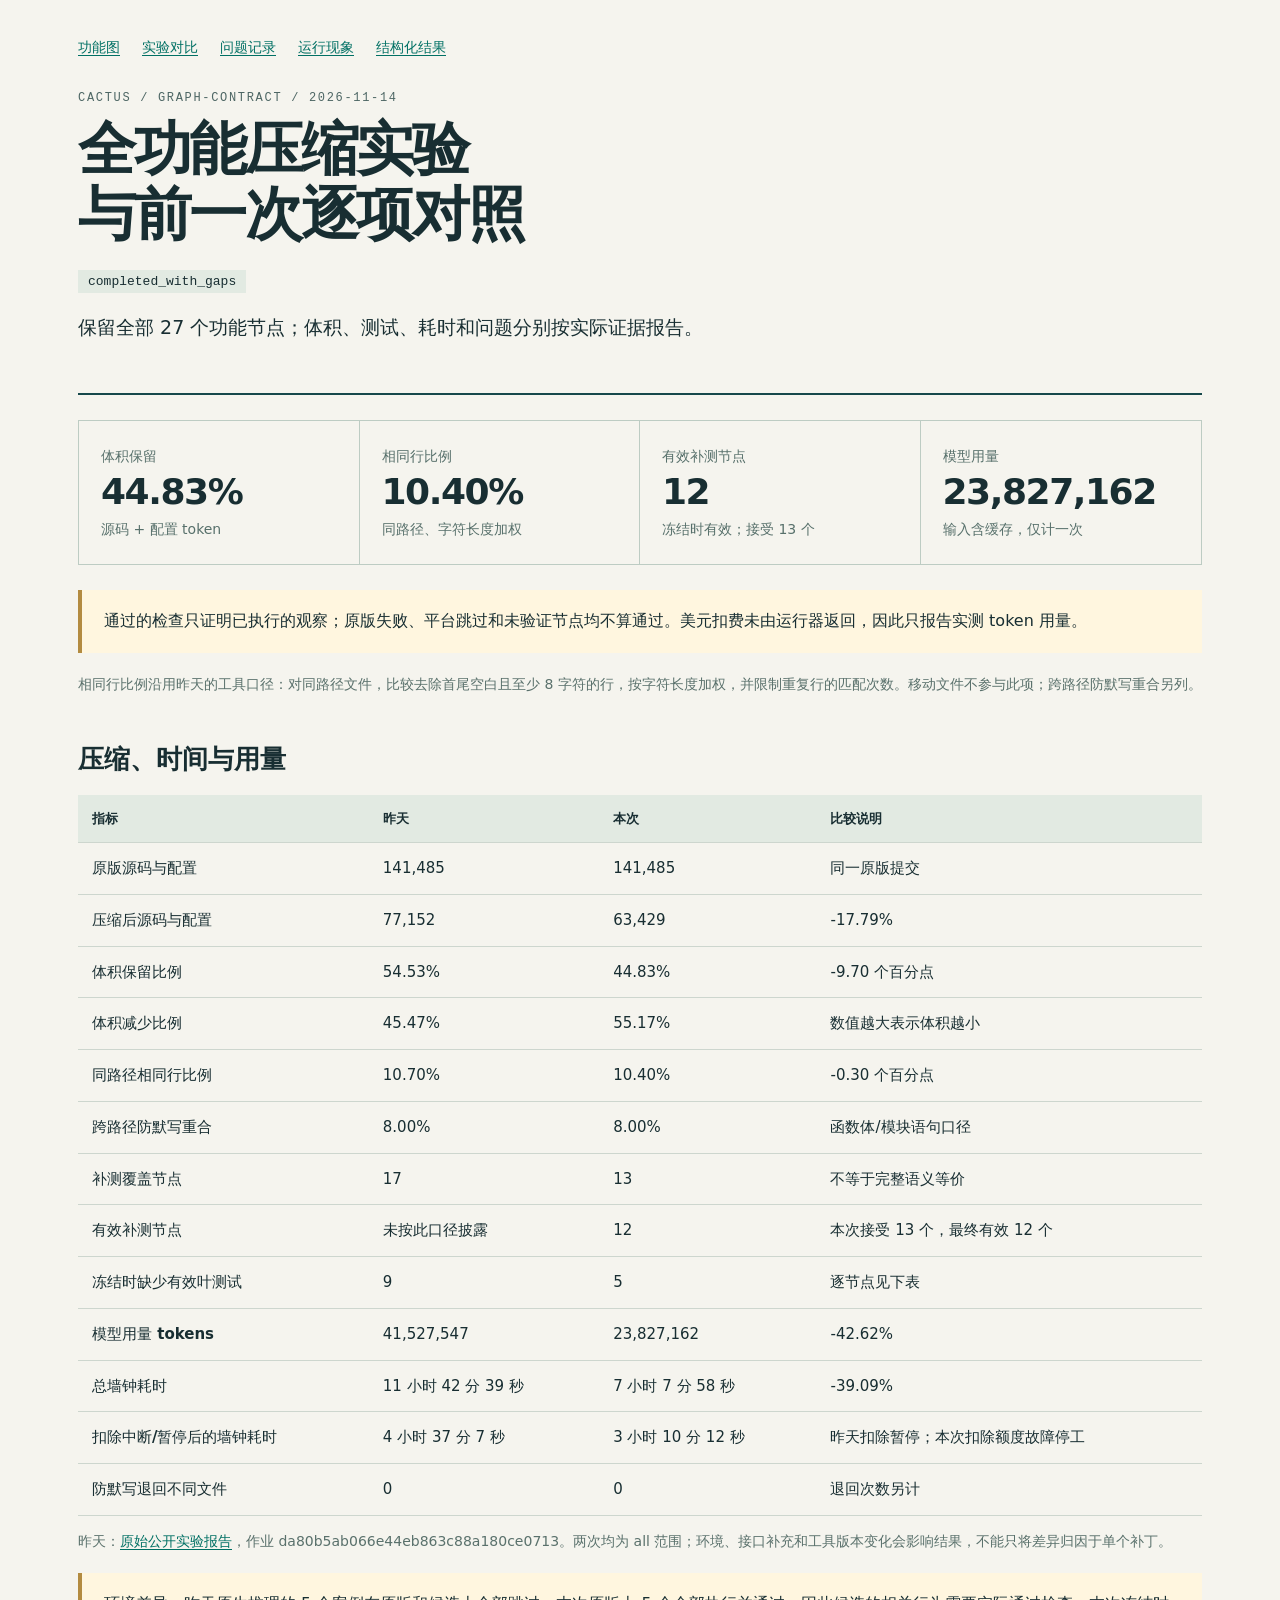
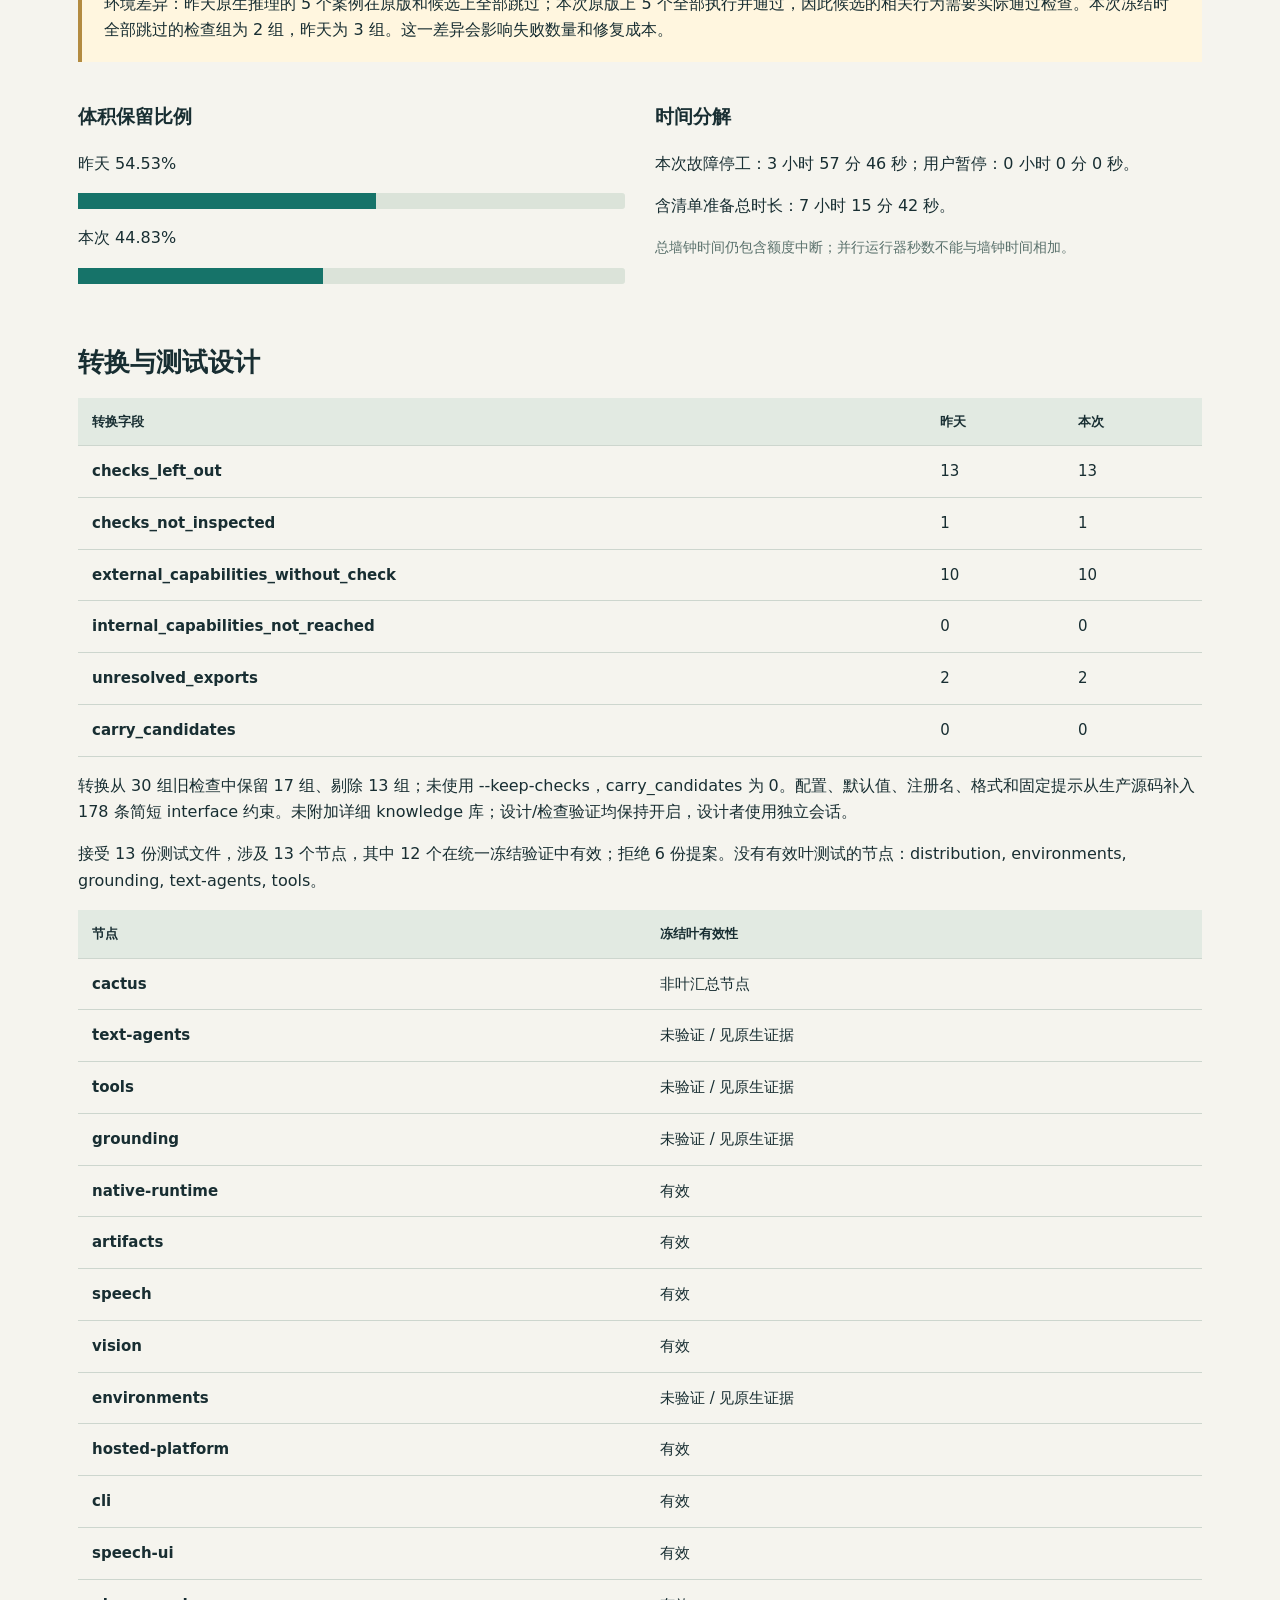
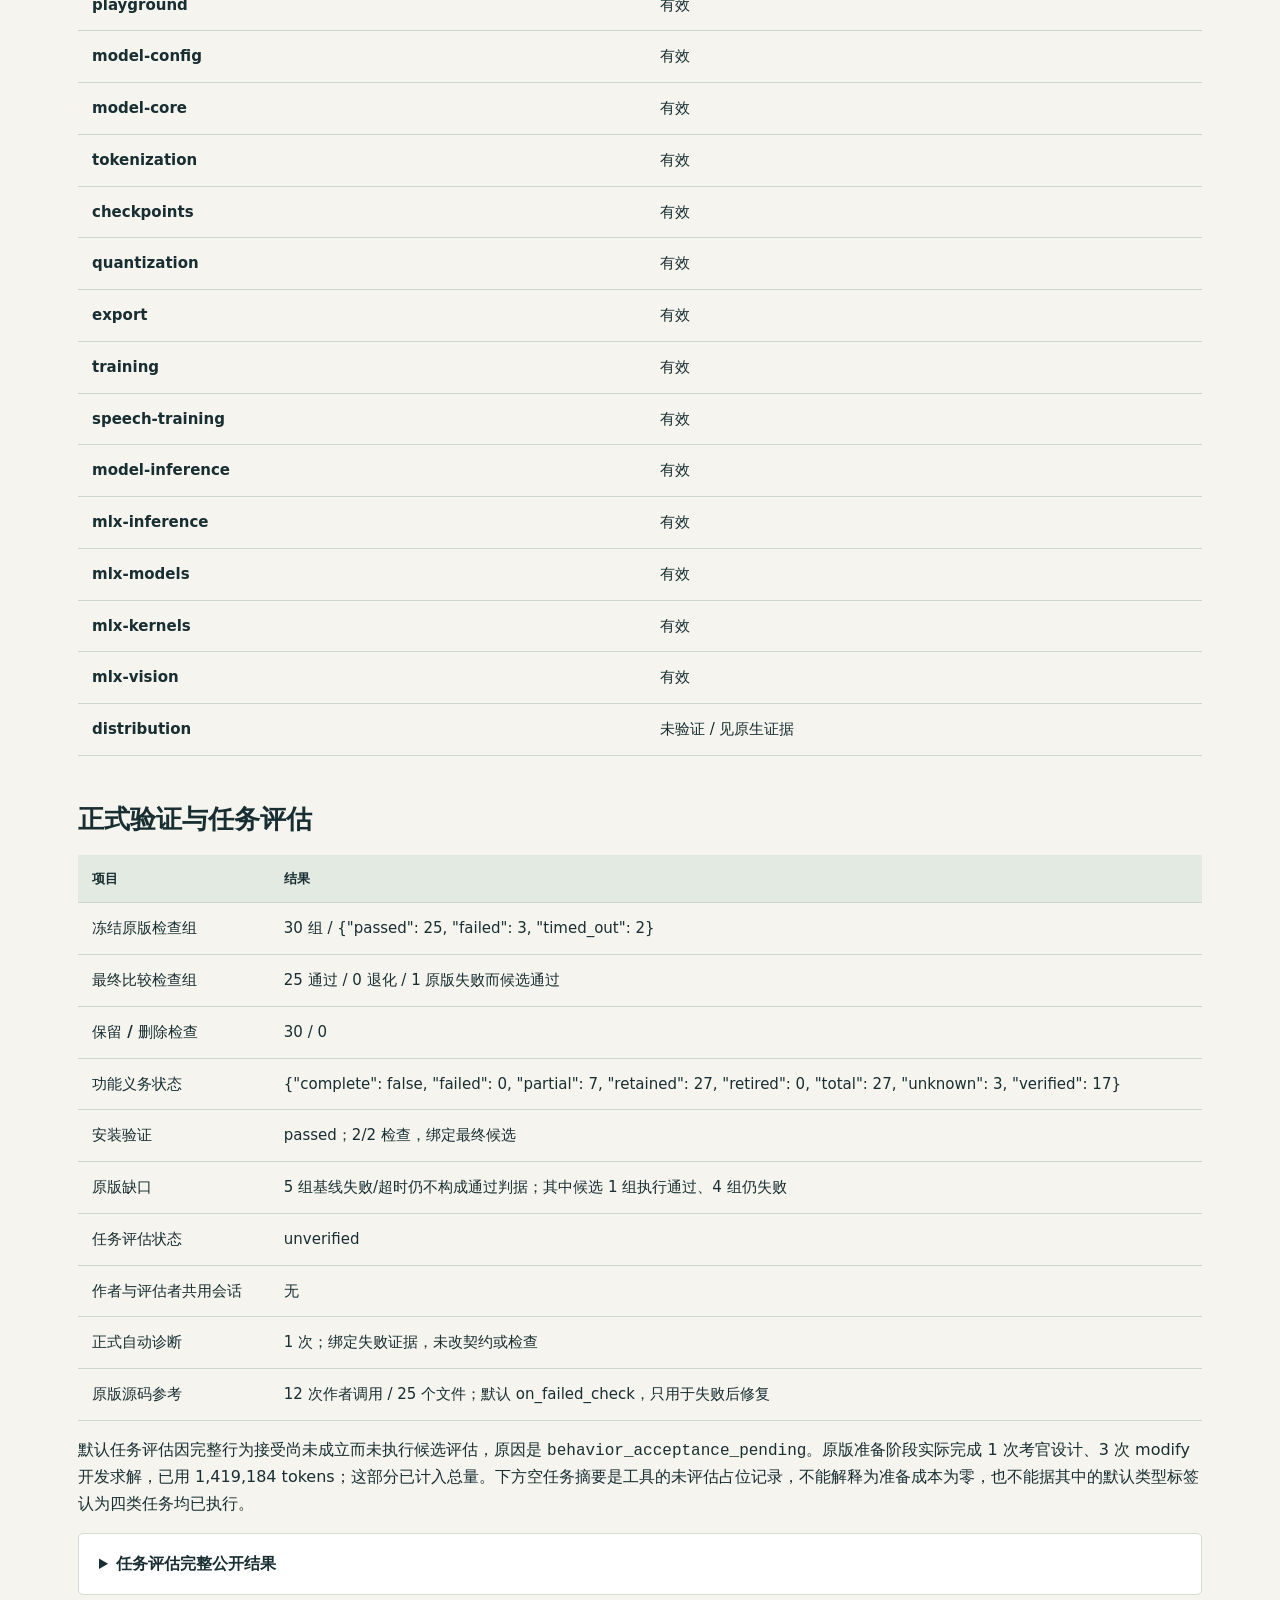
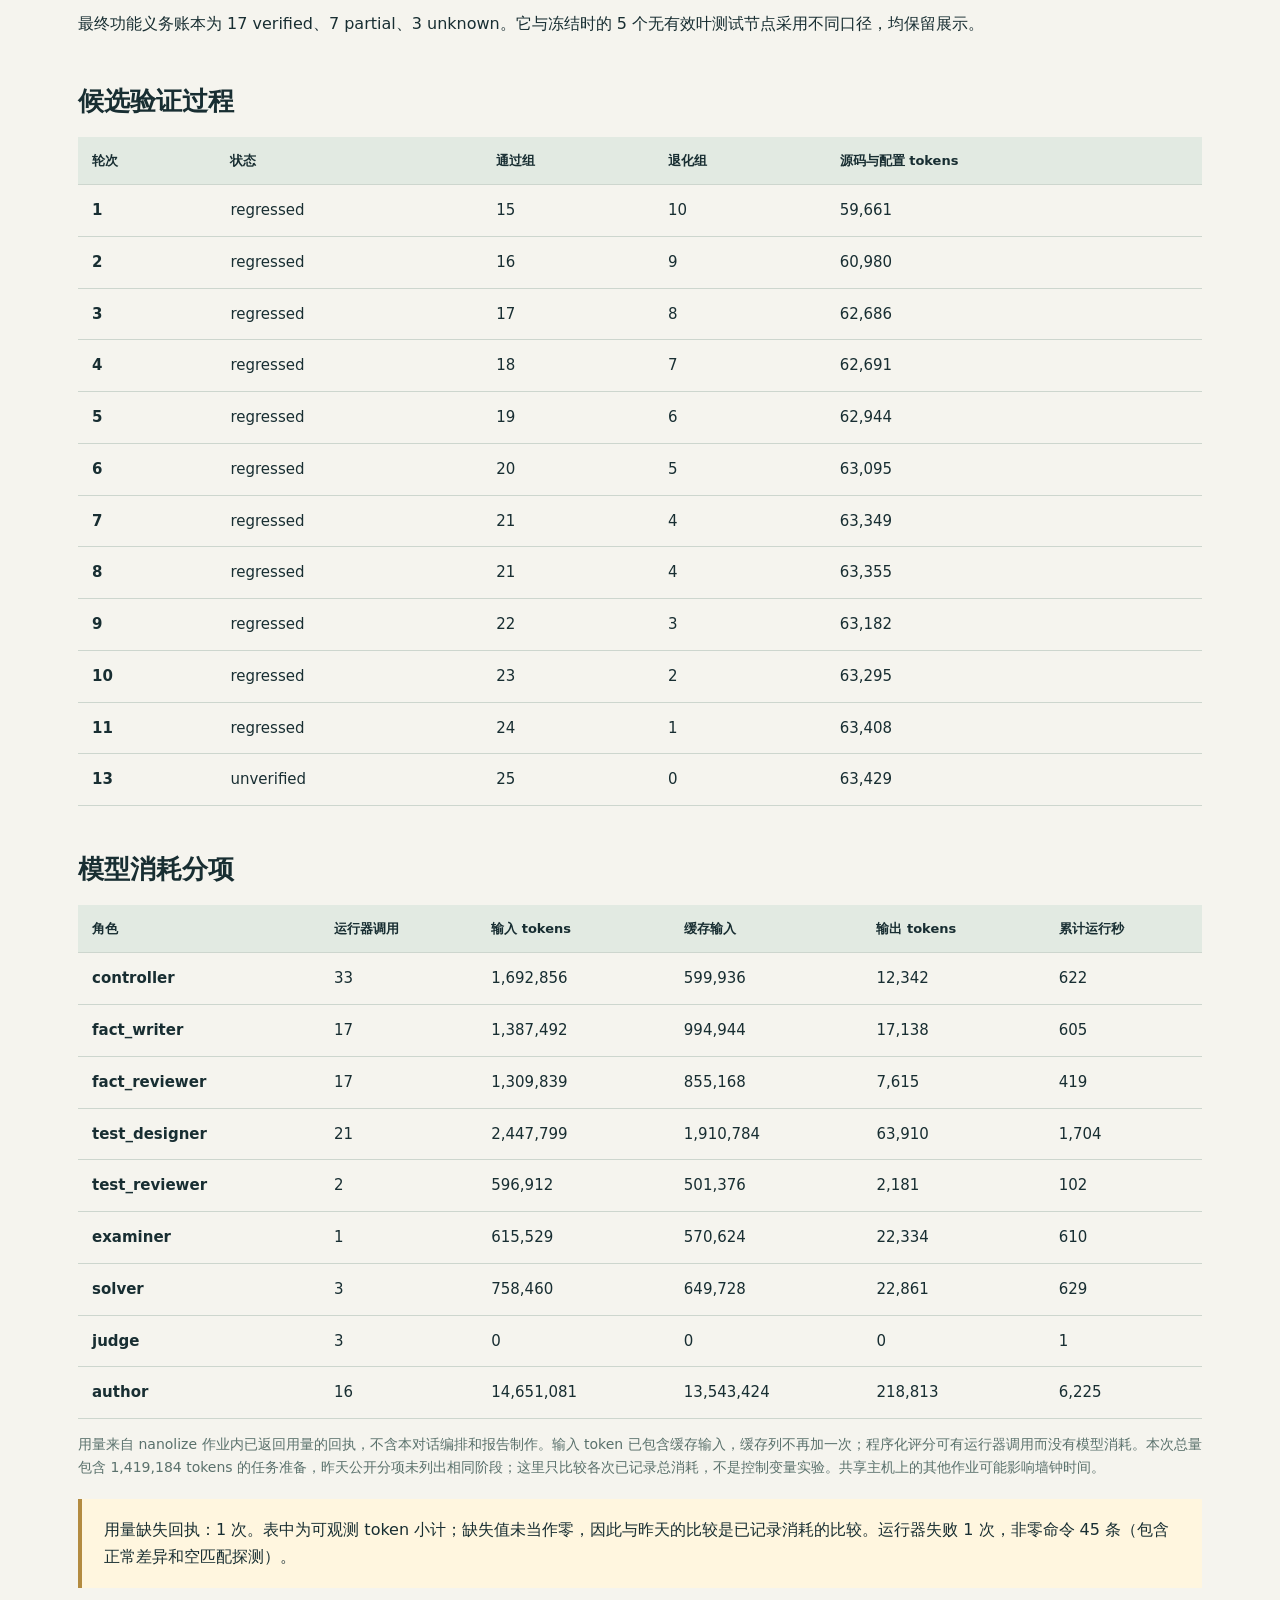
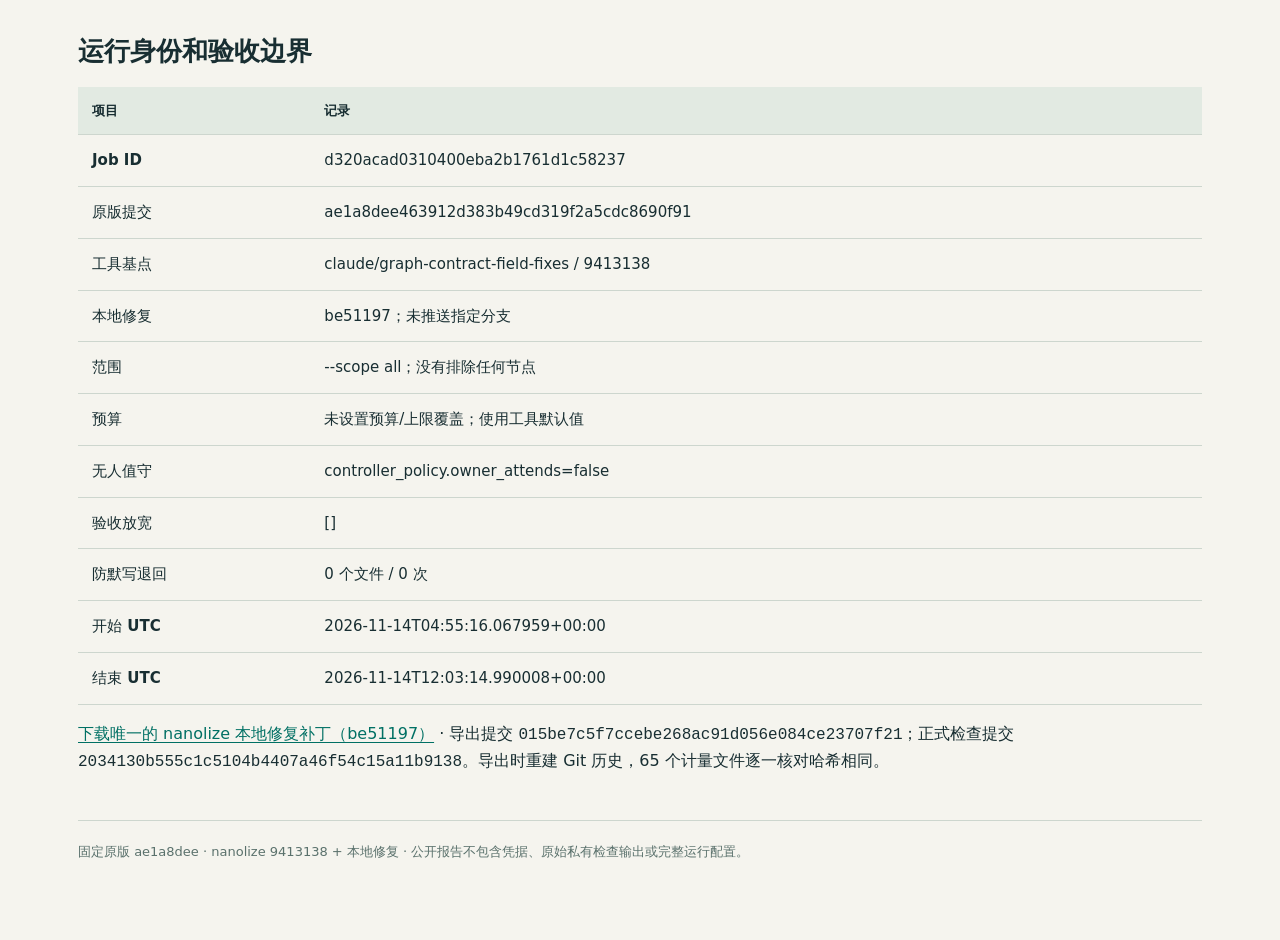
<file: cactus-graph-contract-20261114-final/run-details.html>
<!doctype html><html lang="zh-CN"><head><meta charset="utf-8"><meta name="viewport" content="width=device-width,initial-scale=1"><title>Cactus 9413138 · 实验对比</title><link rel="stylesheet" href="experiment.css"></head><body><main><nav><a href="index.html">功能图</a><a href="run-details.html">实验对比</a><a href="issues.html#branch-bugs">问题记录</a><a href="issues.html#run-observations">运行现象</a><a href="experiment.json">结构化结果</a></nav><header><p class="eyebrow">CACTUS / GRAPH-CONTRACT / 2026-11-14</p><h1>全功能压缩实验<br>与前一次逐项对照</h1><span class="tag">completed_with_gaps</span><p class="lead">保留全部 27 个功能节点；体积、测试、耗时和问题分别按实际证据报告。</p></header><div class="metrics"><div class="metric"><span>体积保留</span><strong>44.83%</strong><span>源码 + 配置 token</span></div><div class="metric"><span>相同行比例</span><strong>10.40%</strong><span>同路径、字符长度加权</span></div><div class="metric"><span>有效补测节点</span><strong>12</strong><span>冻结时有效；接受 13 个</span></div><div class="metric"><span>模型用量</span><strong>23,827,162</strong><span>输入含缓存，仅计一次</span></div></div><div class="note">通过的检查只证明已执行的观察；原版失败、平台跳过和未验证节点均不算通过。美元扣费未由运行器返回，因此只报告实测 token 用量。</div><p class="muted">相同行比例沿用昨天的工具口径：对同路径文件，比较去除首尾空白且至少 8 字符的行，按字符长度加权，并限制重复行的匹配次数。移动文件不参与此项；跨路径防默写重合另列。</p><h2>压缩、时间与用量</h2><div class="table-wrap"><table><thead><tr><th>指标</th><th>昨天</th><th>本次</th><th>比较说明</th></tr></thead><tbody><tr><td>原版源码与配置</td><td>141,485</td><td>141,485</td><td>同一原版提交</td></tr><tr><td>压缩后源码与配置</td><td>77,152</td><td>63,429</td><td>-17.79%</td></tr><tr><td>体积保留比例</td><td>54.53%</td><td>44.83%</td><td>-9.70 个百分点</td></tr><tr><td>体积减少比例</td><td>45.47%</td><td>55.17%</td><td>数值越大表示体积越小</td></tr><tr><td>同路径相同行比例</td><td>10.70%</td><td>10.40%</td><td>-0.30 个百分点</td></tr><tr><td>跨路径防默写重合</td><td>8.00%</td><td>8.00%</td><td>函数体/模块语句口径</td></tr><tr><td>补测覆盖节点</td><td>17</td><td>13</td><td>不等于完整语义等价</td></tr><tr><td>有效补测节点</td><td>未按此口径披露</td><td>12</td><td>本次接受 13 个，最终有效 12 个</td></tr><tr><td>冻结时缺少有效叶测试</td><td>9</td><td>5</td><td>逐节点见下表</td></tr><tr><td>模型用量 tokens</td><td>41,527,547</td><td>23,827,162</td><td>-42.62%</td></tr><tr><td>总墙钟耗时</td><td>11 小时 42 分 39 秒</td><td>7 小时 7 分 58 秒</td><td>-39.09%</td></tr><tr><td>扣除中断/暂停后的墙钟耗时</td><td>4 小时 37 分 7 秒</td><td>3 小时 10 分 12 秒</td><td>昨天扣除暂停；本次扣除额度故障停工</td></tr><tr><td>防默写退回不同文件</td><td>0</td><td>0</td><td>退回次数另计</td></tr></tbody></table></div><p class="muted">昨天：<a href="https://ggeeyyi.github.io/nanolize-cactus-graph-contract-report/cactus-graph-contract-20261113-final/run-details.html">原始公开实验报告</a>，作业 da80b5ab066e44eb863c88a180ce0713。两次均为 all 范围；环境、接口补充和工具版本变化会影响结果，不能只将差异归因于单个补丁。</p><div class="note">环境差异：昨天原生推理的 5 个案例在原版和候选上全部跳过；本次原版上 5 个全部执行并通过，因此候选的相关行为需要实际通过检查。本次冻结时全部跳过的检查组为 2 组，昨天为 3 组。这一差异会影响失败数量和修复成本。</div><div class="compare"><section><h3>体积保留比例</h3><p>昨天 54.53%</p><div class="bar"><i style="width:54.530162208007916%"></i></div><p>本次 44.83%</p><div class="bar"><i style="width:44.83090080220518%"></i></div></section><section><h3>时间分解</h3><p>本次故障停工：3 小时 57 分 46 秒；用户暂停：0 小时 0 分 0 秒。</p><p>含清单准备总时长：7 小时 15 分 42 秒。</p><p class="muted">总墙钟时间仍包含额度中断；并行运行器秒数不能与墙钟时间相加。</p></section></div><h2>转换与测试设计</h2><div class="table-wrap"><table><thead><tr><th>转换字段</th><th>昨天</th><th>本次</th></tr></thead><tbody><tr><td>checks_left_out</td><td>13</td><td>13</td></tr><tr><td>checks_not_inspected</td><td>1</td><td>1</td></tr><tr><td>external_capabilities_without_check</td><td>10</td><td>10</td></tr><tr><td>internal_capabilities_not_reached</td><td>0</td><td>0</td></tr><tr><td>unresolved_exports</td><td>2</td><td>2</td></tr><tr><td>carry_candidates</td><td>0</td><td>0</td></tr></tbody></table></div><p>转换从 30 组旧检查中保留 17 组、剔除 13 组；未使用 --keep-checks，carry_candidates 为 0。配置、默认值、注册名、格式和固定提示从生产源码补入 178 条简短 interface 约束。未附加详细 knowledge 库；设计/检查验证均保持开启，设计者使用独立会话。</p><p>接受 13 份测试文件，涉及 13 个节点，其中 12 个在统一冻结验证中有效；拒绝 6 份提案。没有有效叶测试的节点：distribution, environments, grounding, text-agents, tools。</p><div class="table-wrap"><table><thead><tr><th>节点</th><th>冻结叶有效性</th></tr></thead><tbody><tr><td>cactus</td><td>非叶汇总节点</td></tr><tr><td>text-agents</td><td>未验证 / 见原生证据</td></tr><tr><td>tools</td><td>未验证 / 见原生证据</td></tr><tr><td>grounding</td><td>未验证 / 见原生证据</td></tr><tr><td>native-runtime</td><td>有效</td></tr><tr><td>artifacts</td><td>有效</td></tr><tr><td>speech</td><td>有效</td></tr><tr><td>vision</td><td>有效</td></tr><tr><td>environments</td><td>未验证 / 见原生证据</td></tr><tr><td>hosted-platform</td><td>有效</td></tr><tr><td>cli</td><td>有效</td></tr><tr><td>speech-ui</td><td>有效</td></tr><tr><td>playground</td><td>有效</td></tr><tr><td>model-config</td><td>有效</td></tr><tr><td>model-core</td><td>有效</td></tr><tr><td>tokenization</td><td>有效</td></tr><tr><td>checkpoints</td><td>有效</td></tr><tr><td>quantization</td><td>有效</td></tr><tr><td>export</td><td>有效</td></tr><tr><td>training</td><td>有效</td></tr><tr><td>speech-training</td><td>有效</td></tr><tr><td>model-inference</td><td>有效</td></tr><tr><td>mlx-inference</td><td>有效</td></tr><tr><td>mlx-models</td><td>有效</td></tr><tr><td>mlx-kernels</td><td>有效</td></tr><tr><td>mlx-vision</td><td>有效</td></tr><tr><td>distribution</td><td>未验证 / 见原生证据</td></tr></tbody></table></div><h2>正式验证与任务评估</h2><div class="table-wrap"><table><thead><tr><th>项目</th><th>结果</th></tr></thead><tbody><tr><td>冻结原版检查组</td><td>30 组 / {&quot;passed&quot;: 25, &quot;failed&quot;: 3, &quot;timed_out&quot;: 2}</td></tr><tr><td>最终比较检查组</td><td>25 通过 / 0 退化 / 1 原版失败而候选通过</td></tr><tr><td>保留 / 删除检查</td><td>30 / 0</td></tr><tr><td>功能义务状态</td><td>{&quot;complete&quot;: false, &quot;failed&quot;: 0, &quot;partial&quot;: 7, &quot;retained&quot;: 27, &quot;retired&quot;: 0, &quot;total&quot;: 27, &quot;unknown&quot;: 3, &quot;verified&quot;: 17}</td></tr><tr><td>安装验证</td><td>passed；2/2 检查，绑定最终候选</td></tr><tr><td>原版缺口</td><td>5 组基线失败/超时仍不构成通过判据；其中候选 1 组执行通过、4 组仍失败</td></tr><tr><td>任务评估状态</td><td>unverified</td></tr><tr><td>作者与评估者共用会话</td><td>无</td></tr><tr><td>正式自动诊断</td><td>1 次；绑定失败证据，未改契约或检查</td></tr><tr><td>原版源码参考</td><td>12 次作者调用 / 25 个文件；默认 on_failed_check，只用于失败后修复</td></tr></tbody></table></div><p>默认任务评估因完整行为接受尚未成立而未执行候选评估，原因是 <code>behavior_acceptance_pending</code>。原版准备阶段实际完成 1 次考官设计、3 次 modify 开发求解，已用 1,419,184 tokens；这部分已计入总量。下方空任务摘要是工具的未评估占位记录，不能解释为准备成本为零，也不能据其中的默认类型标签认为四类任务均已执行。</p><details><summary>任务评估完整公开结果</summary><pre>{
  &quot;binding&quot;: {},
  &quot;iterations&quot;: [],
  &quot;limitations&quot;: [
    &quot;Task effort measures these tasks under the recorded agent settings; it is not a universal measure of human cognitive burden.&quot;,
    &quot;Tokens count solver model inputs and outputs, including cached input. Missing usage is unavailable, never zero. Examiner and judge overhead is separate.&quot;,
    &quot;Empirical ranges describe repeated observations, not statistical confidence intervals. Failed or unrun tasks do not establish an improvement.&quot;,
    &quot;Task links identify assessed capabilities only; they do not change module behavior verification badges.&quot;,
    &quot;Task prompts, hidden inputs, judging rubrics, source excerpts, raw traces and local paths are omitted from this public report.&quot;
  ],
  &quot;operation&quot;: &quot;task_effort_evaluation&quot;,
  &quot;overhead&quot;: {
    &quot;examiner_tokens&quot;: null,
    &quot;judge_tokens&quot;: null,
    &quot;observed_total_tokens&quot;: null,
    &quot;role_usage_complete&quot;: {
      &quot;examiner&quot;: false,
      &quot;judge&quot;: false,
      &quot;solver&quot;: false
    },
    &quot;solver_tokens&quot;: null,
    &quot;total_tokens&quot;: null,
    &quot;usage_complete&quot;: false
  },
  &quot;policy&quot;: {
    &quot;comparison&quot;: &quot;empirical_range&quot;,
    &quot;strict_all_tasks&quot;: true
  },
  &quot;resources&quot;: {
    &quot;cleanup_pending&quot;: false,
    &quot;cleanup_pending_runs&quot;: 0,
    &quot;completed_runs&quot;: 0
  },
  &quot;schema_version&quot;: 1,
  &quot;status&quot;: &quot;unverified&quot;,
  &quot;stop_reason&quot;: &quot;behavior_acceptance_pending&quot;,
  &quot;task_types&quot;: [
    &quot;understand&quot;,
    &quot;diagnose&quot;,
    &quot;modify&quot;,
    &quot;execute&quot;
  ],
  &quot;tasks&quot;: []
}</pre></details><p>最终功能义务账本为 17 verified、7 partial、3 unknown。它与冻结时的 5 个无有效叶测试节点采用不同口径，均保留展示。</p><h2>候选验证过程</h2><div class="table-wrap"><table><thead><tr><th>轮次</th><th>状态</th><th>通过组</th><th>退化组</th><th>源码与配置 tokens</th></tr></thead><tbody><tr><td>1</td><td>regressed</td><td>15</td><td>10</td><td>59,661</td></tr><tr><td>2</td><td>regressed</td><td>16</td><td>9</td><td>60,980</td></tr><tr><td>3</td><td>regressed</td><td>17</td><td>8</td><td>62,686</td></tr><tr><td>4</td><td>regressed</td><td>18</td><td>7</td><td>62,691</td></tr><tr><td>5</td><td>regressed</td><td>19</td><td>6</td><td>62,944</td></tr><tr><td>6</td><td>regressed</td><td>20</td><td>5</td><td>63,095</td></tr><tr><td>7</td><td>regressed</td><td>21</td><td>4</td><td>63,349</td></tr><tr><td>8</td><td>regressed</td><td>21</td><td>4</td><td>63,355</td></tr><tr><td>9</td><td>regressed</td><td>22</td><td>3</td><td>63,182</td></tr><tr><td>10</td><td>regressed</td><td>23</td><td>2</td><td>63,295</td></tr><tr><td>11</td><td>regressed</td><td>24</td><td>1</td><td>63,408</td></tr><tr><td>13</td><td>unverified</td><td>25</td><td>0</td><td>63,429</td></tr></tbody></table></div><h2>模型消耗分项</h2><div class="table-wrap"><table><thead><tr><th>角色</th><th>运行器调用</th><th>输入 tokens</th><th>缓存输入</th><th>输出 tokens</th><th>累计运行秒</th></tr></thead><tbody><tr><td>controller</td><td>33</td><td>1,692,856</td><td>599,936</td><td>12,342</td><td>622</td></tr><tr><td>fact_writer</td><td>17</td><td>1,387,492</td><td>994,944</td><td>17,138</td><td>605</td></tr><tr><td>fact_reviewer</td><td>17</td><td>1,309,839</td><td>855,168</td><td>7,615</td><td>419</td></tr><tr><td>test_designer</td><td>21</td><td>2,447,799</td><td>1,910,784</td><td>63,910</td><td>1,704</td></tr><tr><td>test_reviewer</td><td>2</td><td>596,912</td><td>501,376</td><td>2,181</td><td>102</td></tr><tr><td>examiner</td><td>1</td><td>615,529</td><td>570,624</td><td>22,334</td><td>610</td></tr><tr><td>solver</td><td>3</td><td>758,460</td><td>649,728</td><td>22,861</td><td>629</td></tr><tr><td>judge</td><td>3</td><td>0</td><td>0</td><td>0</td><td>1</td></tr><tr><td>author</td><td>16</td><td>14,651,081</td><td>13,543,424</td><td>218,813</td><td>6,225</td></tr></tbody></table></div><p class="muted">用量来自 nanolize 作业内已返回用量的回执，不含本对话编排和报告制作。输入 token 已包含缓存输入，缓存列不再加一次；程序化评分可有运行器调用而没有模型消耗。本次总量包含 1,419,184 tokens 的任务准备，昨天公开分项未列出相同阶段；这里只比较各次已记录总消耗，不是控制变量实验。共享主机上的其他作业可能影响墙钟时间。</p><p class="note">用量缺失回执：1 次。表中为可观测 token 小计；缺失值未当作零，因此与昨天的比较是已记录消耗的比较。运行器失败 1 次，非零命令 45 条（包含正常差异和空匹配探测）。</p><h2>运行身份和验收边界</h2><div class="table-wrap"><table><thead><tr><th>项目</th><th>记录</th></tr></thead><tbody><tr><td>Job ID</td><td>d320acad0310400eba2b1761d1c58237</td></tr><tr><td>原版提交</td><td>ae1a8dee463912d383b49cd319f2a5cdc8690f91</td></tr><tr><td>工具基点</td><td>claude/graph-contract-field-fixes / 9413138</td></tr><tr><td>本地修复</td><td>be51197；未推送指定分支</td></tr><tr><td>范围</td><td>--scope all；没有排除任何节点</td></tr><tr><td>预算</td><td>未设置预算/上限覆盖；使用工具默认值</td></tr><tr><td>无人值守</td><td>controller_policy.owner_attends=false</td></tr><tr><td>验收放宽</td><td>[]</td></tr><tr><td>防默写退回</td><td>0 个文件 / 0 次</td></tr><tr><td>开始 UTC</td><td>2026-11-14T04:55:16.067959+00:00</td></tr><tr><td>结束 UTC</td><td>2026-11-14T12:03:14.990008+00:00</td></tr></tbody></table></div><p><a href="nanolize-metal-fix.patch">下载唯一的 nanolize 本地修复补丁（be51197）</a> · 导出提交 <code>015be7c5f7ccebe268ac91d056e084ce23707f21</code>；正式检查提交 <code>2034130b555c1c5104b4407a46f54c15a11b9138</code>。导出时重建 Git 历史，65 个计量文件逐一核对哈希相同。</p><footer>固定原版 ae1a8dee · nanolize 9413138 + 本地修复 · 公开报告不包含凭据、原始私有检查输出或完整运行配置。</footer></main></body></html>
</file>
<file: cactus-graph-contract-20261114-final/experiment.css>
*{box-sizing:border-box}body{margin:0;background:#f5f4ee;color:#182e32;font:16px/1.65 system-ui,-apple-system,sans-serif}main{max-width:1180px;margin:auto;padding:36px 28px 80px}header{padding:20px 0 30px;border-bottom:2px solid #16484b}h1{font-size:clamp(32px,5vw,58px);line-height:1.12;letter-spacing:-.04em;margin:12px 0 20px}h2{font-size:26px;margin:42px 0 14px}h3{font-size:19px}a{color:#007064;text-underline-offset:3px}nav{display:flex;gap:22px;flex-wrap:wrap;font-size:14px}.eyebrow{font:12px ui-monospace,monospace;letter-spacing:.14em;color:#4d6664}.lead{max-width:880px;font-size:19px}.metrics{display:grid;grid-template-columns:repeat(4,1fr);border:1px solid #bdccc3;margin:25px 0}.metric{padding:22px;border-right:1px solid #bdccc3}.metric:last-child{border:0}.metric strong{display:block;font-size:36px;letter-spacing:-.04em;line-height:1.3}.metric span{font-size:14px;color:#57706b}.note{padding:18px 22px;border-left:4px solid #b38b40;background:#fff6df;margin:20px 0}.table-wrap{overflow:auto}table{border-collapse:collapse;width:100%;font-size:15px}th,td{padding:13px 14px;text-align:left;vertical-align:top;border-bottom:1px solid #cdd6ce}th{background:#e2eae2;font-size:13px}td:first-child{font-weight:550}details{padding:17px 20px;margin:12px 0;background:#fff;border:1px solid #d4dbd3;border-radius:5px}summary{cursor:pointer;font-weight:650}pre{white-space:pre-wrap;overflow-wrap:anywhere;font:13px/1.65 ui-monospace,monospace}code{overflow-wrap:anywhere}.muted{color:#5a716c;font-size:14px}.bar{height:16px;background:#dbe3d9;border-radius:3px;margin:8px 0 15px}.bar i{height:100%;display:block;background:#167369}.compare{display:grid;grid-template-columns:1fr 1fr;gap:30px}.tag{display:inline-block;padding:4px 10px;background:#e2eae2;font:13px ui-monospace,monospace}footer{margin-top:45px;border-top:1px solid #cdd6ce;padding-top:20px;font-size:13px;color:#5a716c}@media(max-width:680px){main{padding:24px 16px 60px}.metrics{grid-template-columns:1fr 1fr}.metric{padding:17px;border-bottom:1px solid #bdccc3}.metric strong{font-size:28px}.compare{grid-template-columns:1fr}th,td{padding:10px}.lead{font-size:17px}}
</file>
